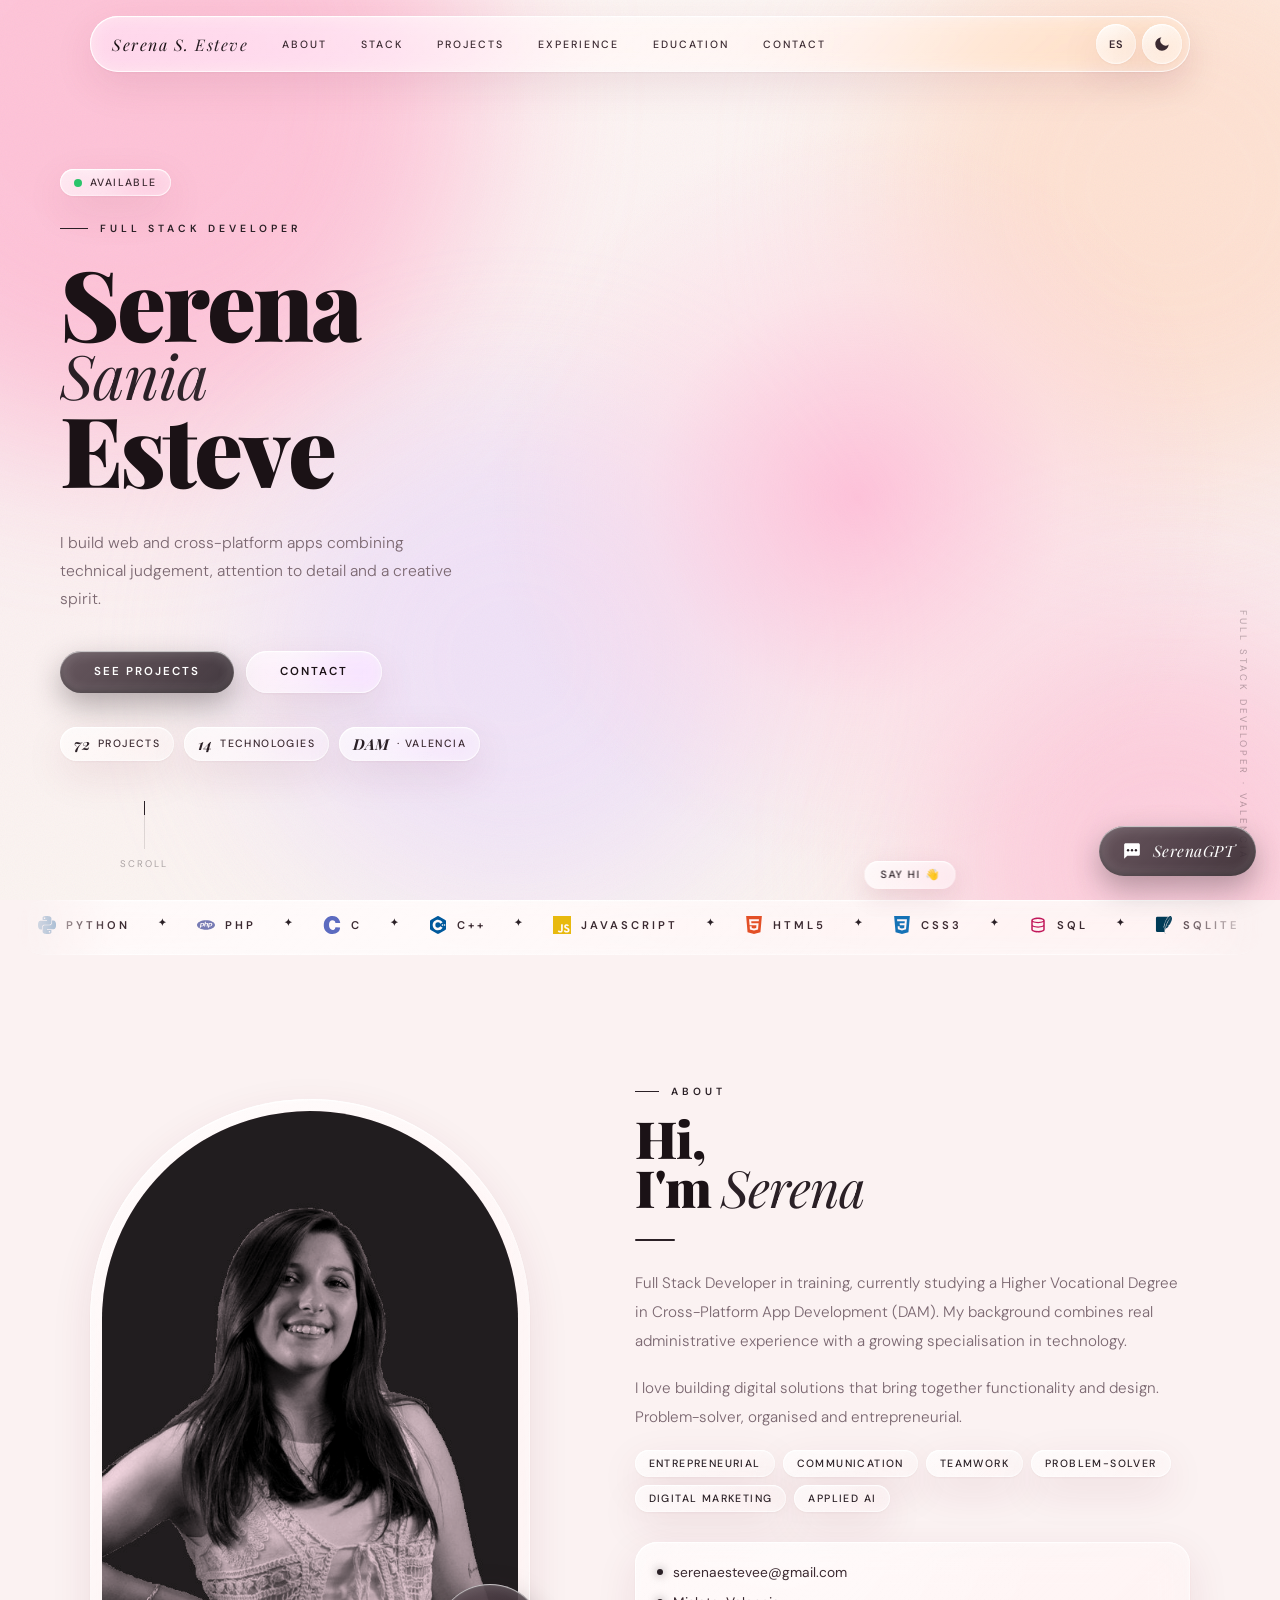
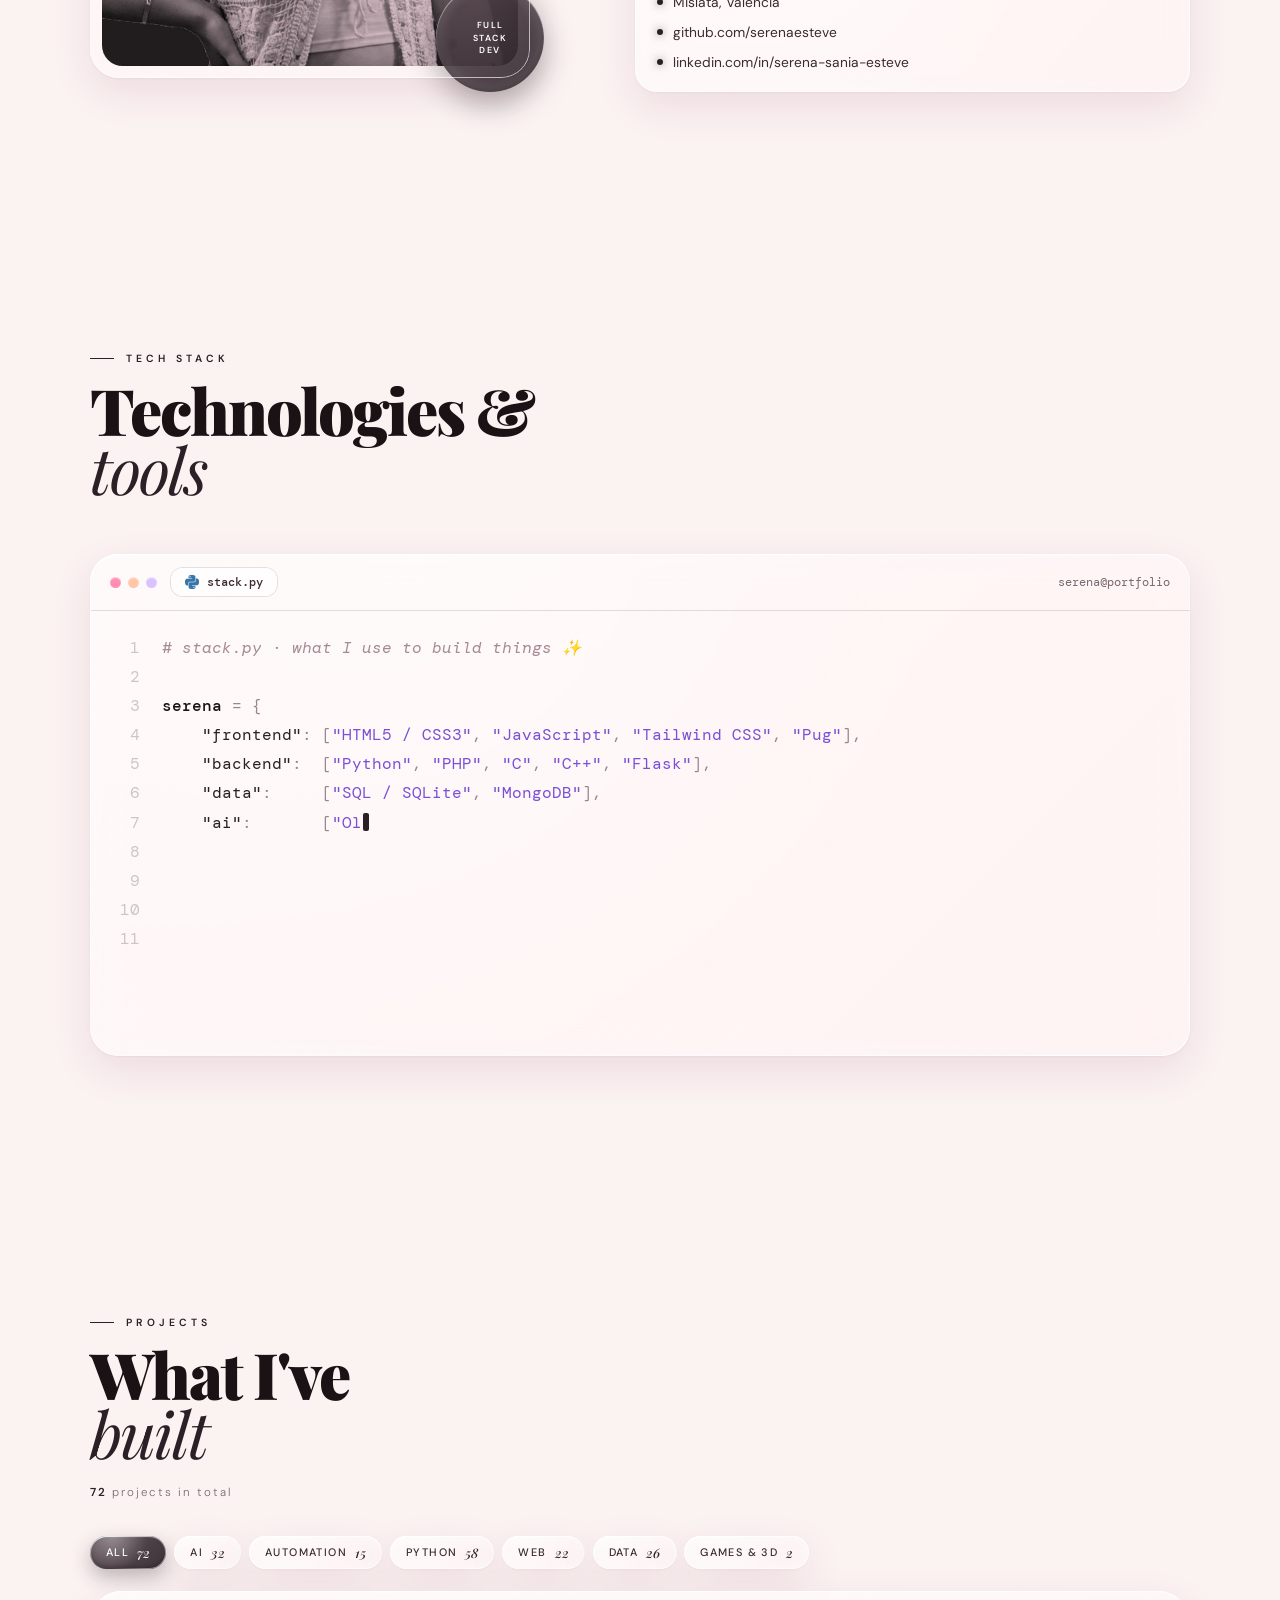
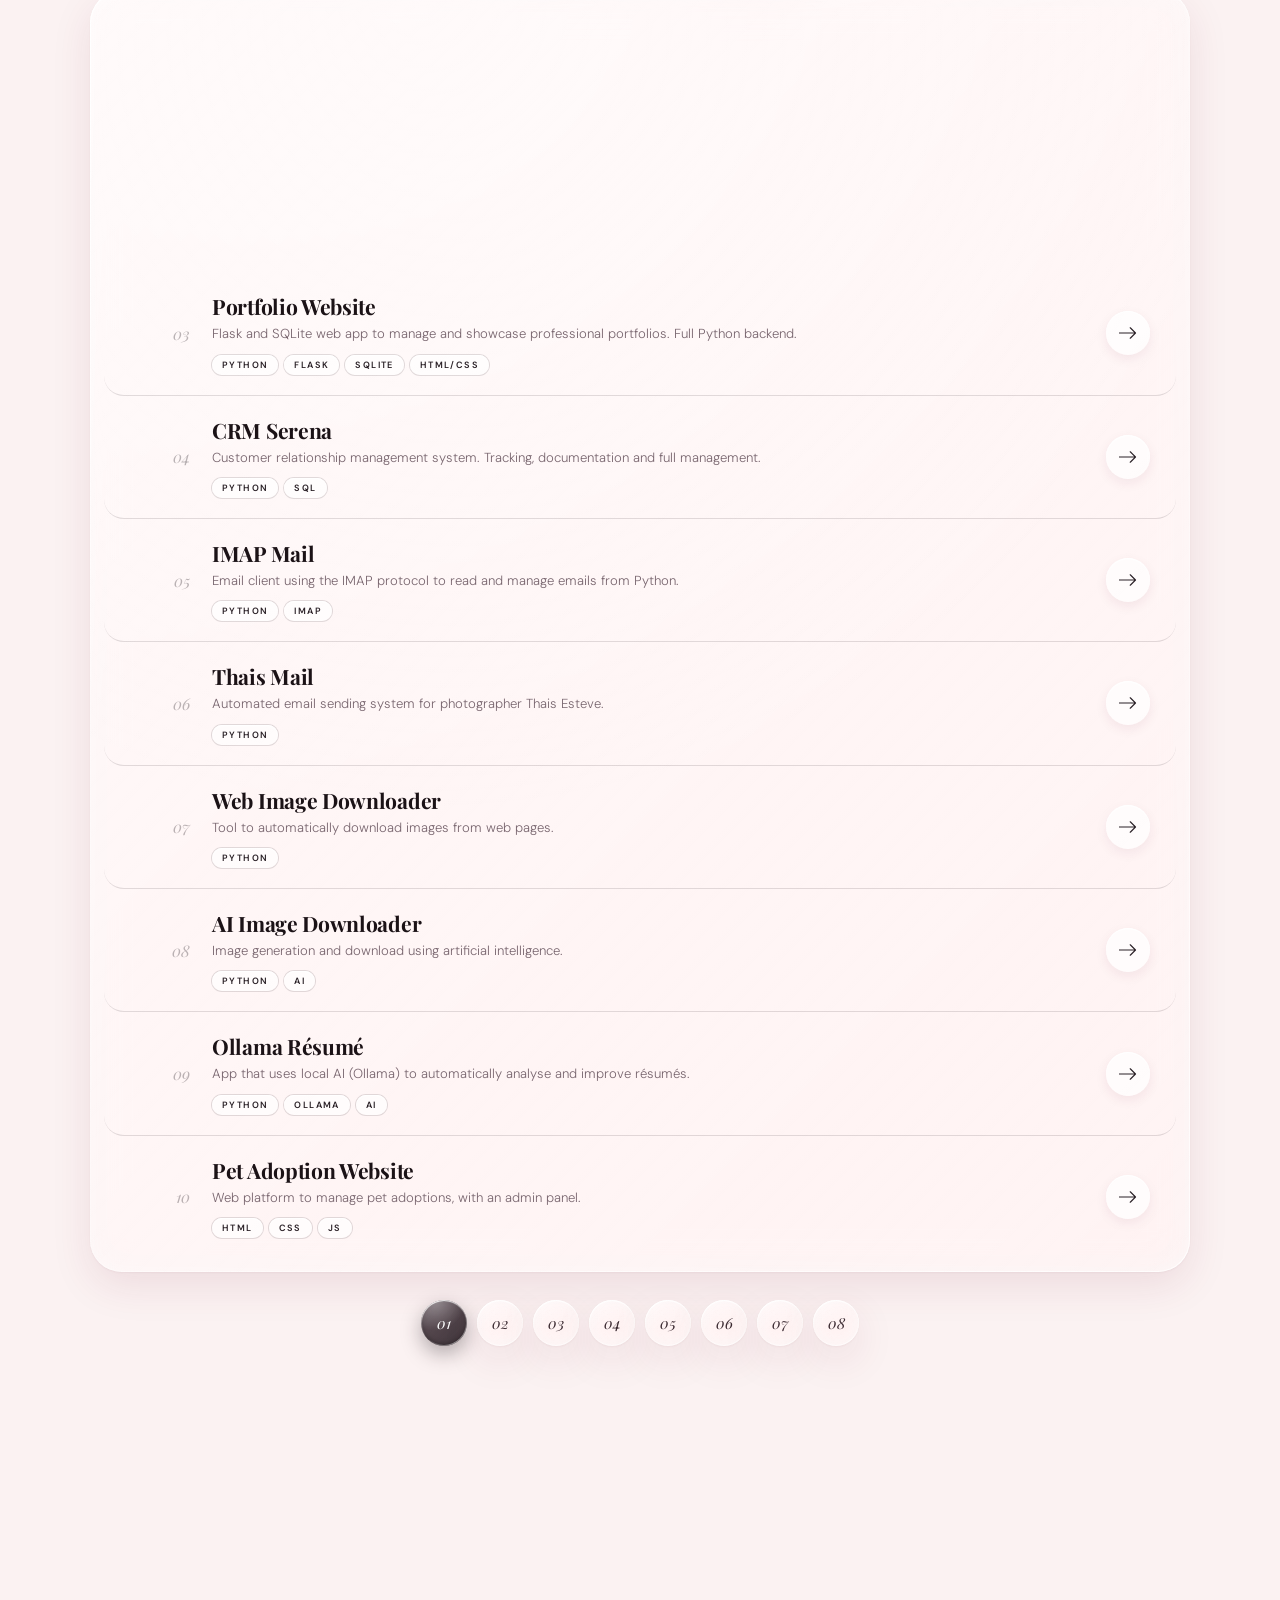
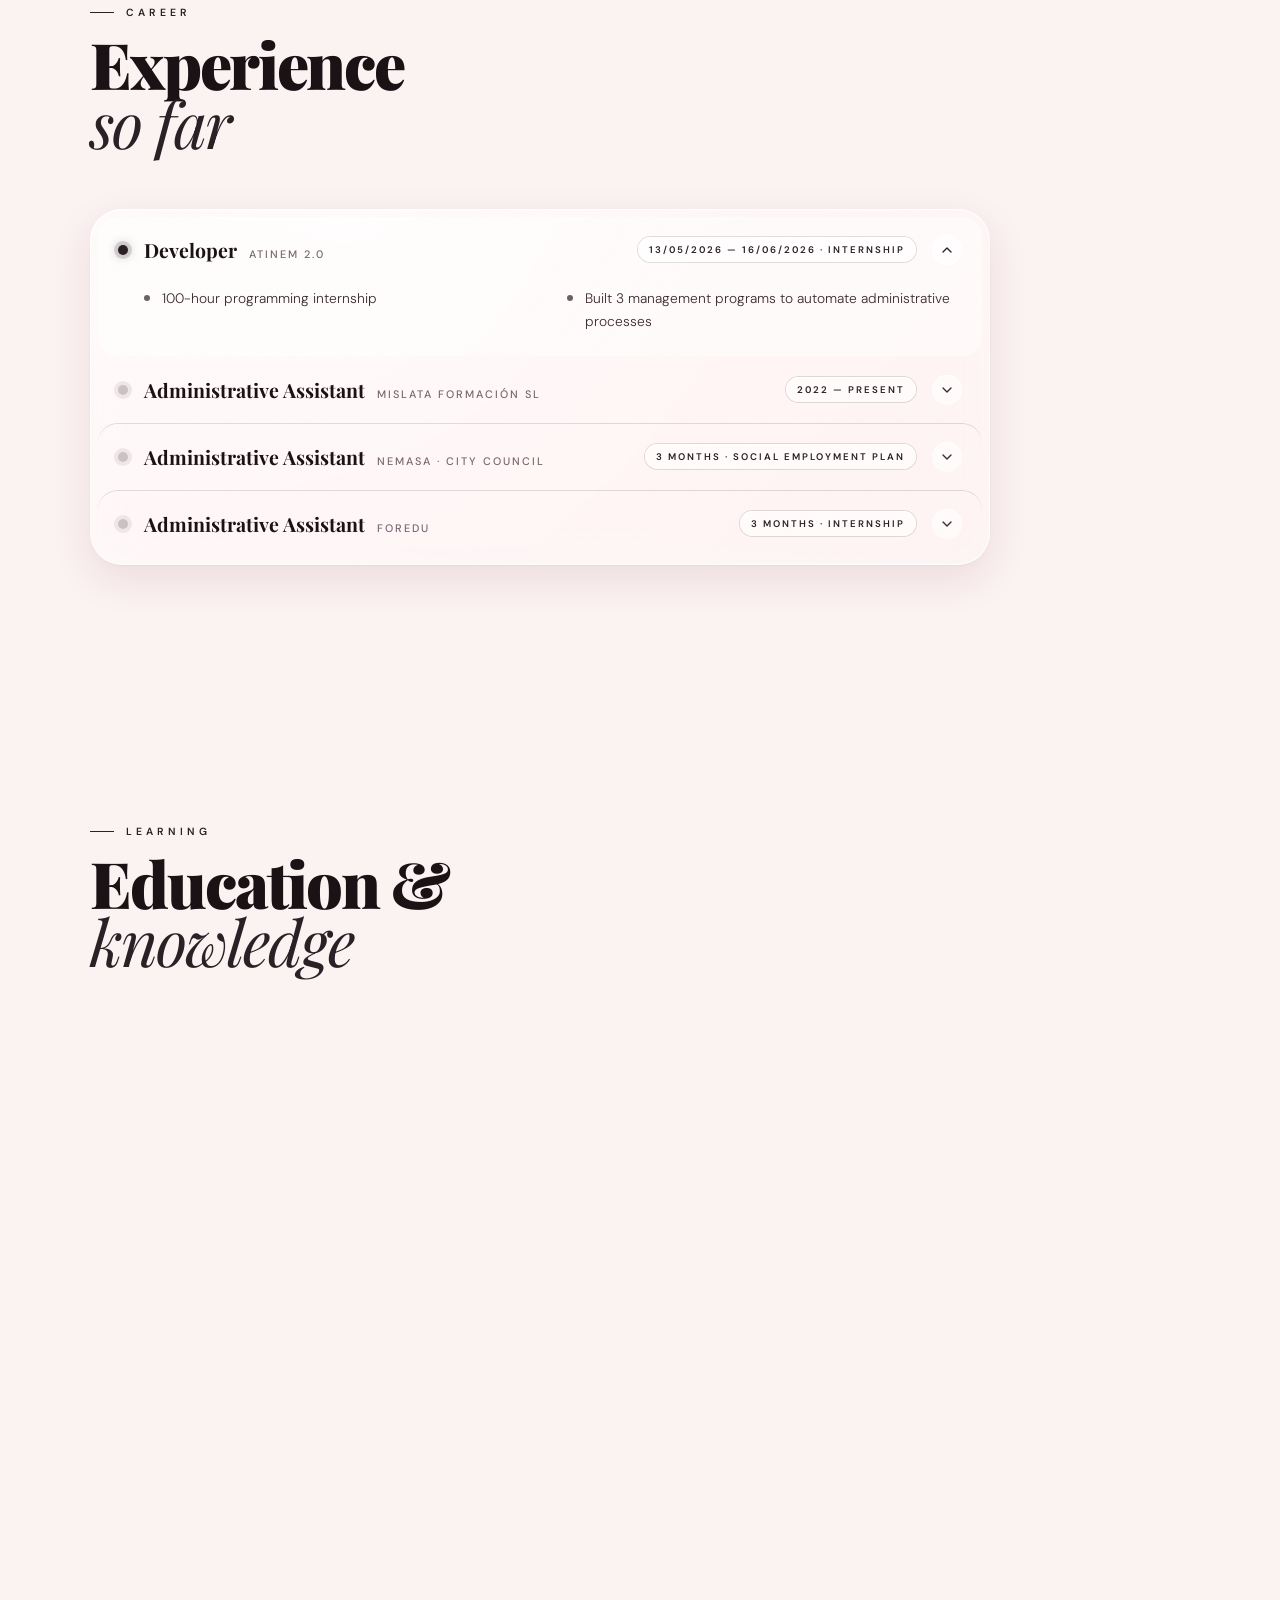
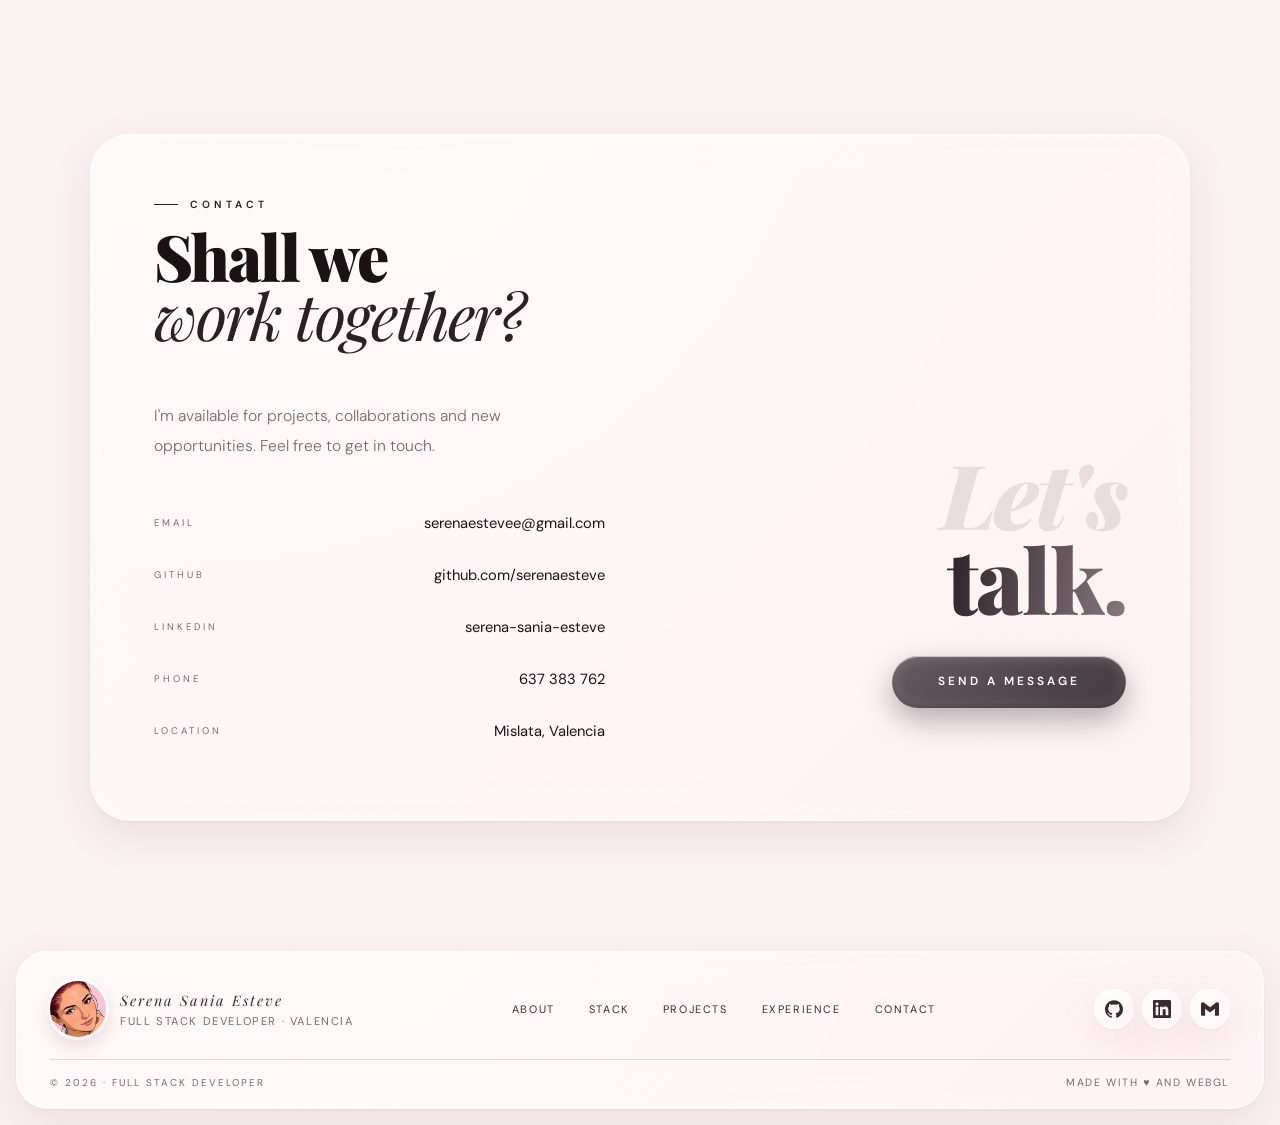
<file: en/index.html>
<!DOCTYPE html>
<html lang="en">
<head>
<meta charset="UTF-8">
<meta name="viewport" content="width=device-width, initial-scale=1.0, viewport-fit=cover">
<meta name="theme-color" content="#FBF2F2" media="(prefers-color-scheme: light)">
<meta name="theme-color" content="#140D11" media="(prefers-color-scheme: dark)">
<meta name="color-scheme" content="light dark">
<meta name="description" content="Serena Sania Esteve · Full Stack Developer in Valencia, Spain. Python, PHP, JavaScript, applied AI and 70+ projects.">
<title>Serena Sania Esteve · Full Stack Developer</title>
<link rel="canonical" href="https://serenaesteve.com/en/">
<link rel="alternate" hreflang="es" href="https://serenaesteve.com/">
<link rel="alternate" hreflang="en" href="https://serenaesteve.com/en/">
<link rel="alternate" hreflang="x-default" href="https://serenaesteve.com/">
<link rel="manifest" href="/manifest.webmanifest">

<!-- Si la visita eligió inglés (o su navegador está en inglés), va a /en/.
     Los buscadores no se redirigen: así indexan las dos versiones. -->
<script>
(function () {
  if (document.documentElement.lang !== 'es') return;
  var p = null;
  try { p = localStorage.getItem('lang'); } catch (e) {}
  var bot = /bot|crawl|spider|slurp|preview|facebookexternalhit|whatsapp|linkedin|lighthouse/i.test(navigator.userAgent);
  var nav = (navigator.languages && navigator.languages[0]) || navigator.language || 'es';
  if (!bot && (p === 'en' || (!p && !/^(es|ca|gl|eu)\b/i.test(nav)))) location.replace('en/' + location.hash);
})();
</script>

<!-- Vista previa al compartir el enlace (LinkedIn, WhatsApp, X…) -->
<meta property="og:type" content="website">
<meta property="og:url" content="https://serenaesteve.com/en/">
<meta property="og:site_name" content="Serena Sania Esteve">
<meta property="og:title" content="Serena Sania Esteve · Full Stack Developer">
<meta property="og:description" content="Full Stack Developer in Valencia, Spain. Python, PHP, JavaScript, applied AI and 70+ projects.">
<meta property="og:image" content="https://serenaesteve.com/assets/og-image.jpg">
<meta property="og:image:width" content="1200">
<meta property="og:image:height" content="630">
<meta property="og:image:alt" content="Ilustración de Serena saludando con su portátil">
<meta property="og:locale" content="en_GB">
<meta property="og:locale:alternate" content="es_ES">
<meta name="twitter:card" content="summary_large_image">
<meta name="twitter:title" content="Serena Sania Esteve · Full Stack Developer">
<meta name="twitter:description" content="Full Stack Developer in Valencia, Spain. Python, PHP, JavaScript, applied AI and 70+ projects.">
<meta name="twitter:image" content="https://serenaesteve.com/assets/og-image.jpg">

<!-- Icono de la pestaña y de la pantalla de inicio -->
<link rel="icon" type="image/png" sizes="32x32" href="../assets/favicon-32.png">
<link rel="icon" type="image/png" sizes="64x64" href="../assets/favicon-64.png">
<link rel="apple-touch-icon" href="../assets/apple-touch-icon.png">

<!-- Datos estructurados para buscadores -->
<script type="application/ld+json">
{"@context":"https://schema.org","@type":"Person","name":"Serena Sania Esteve","jobTitle":"Full Stack Developer","url":"https://serenaesteve.com/","image":"https://serenaesteve.com/assets/og-image.jpg","email":"mailto:serenaestevee@gmail.com","address":{"@type":"PostalAddress","addressLocality":"Mislata","addressRegion":"Valencia","addressCountry":"ES"},"sameAs":["https://github.com/serenaesteve","https://www.linkedin.com/in/serena-sania-esteve-00a1aa375/"]}
</script>

<!-- Tema (claro/oscuro) antes de pintar, para que no haya parpadeo -->
<script>
(function () {
  var t = null;
  try { t = localStorage.getItem('theme'); } catch (e) {}
  if (t !== 'dark' && t !== 'light') t = matchMedia('(prefers-color-scheme: dark)').matches ? 'dark' : 'light';
  document.documentElement.setAttribute('data-theme', t);
})();
</script>
<link rel="preconnect" href="https://fonts.googleapis.com">
<link rel="preconnect" href="https://fonts.gstatic.com" crossorigin>
<link href="https://fonts.googleapis.com/css2?family=Playfair+Display:ital,wght@0,400;0,700;0,900;1,400;1,700&family=DM+Sans:wght@300;400;500;600&family=DM+Mono:wght@400;500&display=swap" rel="stylesheet">
<style>
/* Crítico: la ilustración de carga se coloca igual que el 3D aunque avatar.css tarde o esté en caché */
.avatar-stage{position:relative}
.avatar-stage .sa-placeholder{position:absolute;top:1.923%;left:3.7%;width:92.6%;height:96.15%;max-width:none;object-fit:contain;object-position:center;pointer-events:none}
.avatar-stage.sa-ready:not(.sa-fallback) .sa-placeholder{visibility:hidden}
</style>
<link rel="stylesheet" href="../avatar/avatar.css?v=c316adc4">
<!-- El avatar descarga sus imágenes desde el primer momento (sin esperar al JS) -->
<link rel="preload" as="image" href="../avatar/assets/serena-color.webp" type="image/webp" fetchpriority="high">
<script>
// El resto se precarga solo en la primera visita: luego ya lo sirve la app (service worker)
(function () {
  if (navigator.serviceWorker && navigator.serviceWorker.controller) return;
  var base = document.documentElement.lang === 'en' ? '../' : '';
  ['serena-depth.png', 'serena-saludo.webp', 'serena-saludo-depth.png'].forEach(function (f, i) {
    var l = document.createElement('link');
    l.rel = 'preload'; l.as = 'image'; l.href = base + 'avatar/assets/' + f;
    if (i === 0) l.fetchPriority = 'high';
    document.head.appendChild(l);
  });
})();
</script>
<style>
*{margin:0;padding:0;box-sizing:border-box}
:root{
  /* Color de acento: cambiando estas líneas cambia el rosa de letras y botones */
  --accent:#2A2026;--accent-rgb:42,32,38;          /* grafito */
  --accent-2:#5A4A52;--accent-2-rgb:90,74,82;     /* tono claro (degradados) */
  --accent-3:#8A7880;                             /* aún más claro */
  --accent-deep-rgb:0,0,0;                        /* sombra interior de los botones */
  --accent-ink:#2A2026;                           /* para texto pequeño */
  --on-accent:#FFFFFF;                            /* texto sobre botones de acento */
  --bg:#FBF2F2;--ink:#1B1216;--ink-2:#3B2A31;--muted:#7A6770;
  --pink:var(--accent);--pink-2:var(--accent-3);--pink-soft:#F8C4D6;
  --line:rgba(var(--accent-rgb),0.14);
  --ease-spring:cubic-bezier(.34,1.56,.64,1);
  --ease-out:cubic-bezier(.2,.8,.2,1);
  --r-lg:32px;--r-md:22px
}
html{scroll-behavior:smooth;overflow-x:clip}
body{font-family:'DM Sans',sans-serif;background:var(--bg);color:var(--ink);overflow-x:hidden;overflow-x:clip;-webkit-font-smoothing:antialiased}
img{max-width:100%;display:block}
body{cursor:url("data:image/svg+xml,%3Csvg xmlns='http://www.w3.org/2000/svg' width='20' height='20' viewBox='0 0 20 20'%3E%3Cpath d='M4 2L16 10L10 11.5L7.5 18L4 2Z' fill='%23E8186D' stroke='%23E8186D' stroke-width='0.5' stroke-linejoin='round'/%3E%3C/svg%3E") 4 2, auto}
a,button{cursor:url("data:image/svg+xml,%3Csvg xmlns='http://www.w3.org/2000/svg' width='22' height='22' viewBox='0 0 20 20'%3E%3Cpath d='M4 2L16 10L10 11.5L7.5 18L4 2Z' fill='%23FF2D78' stroke='%23FF2D78' stroke-width='0.5' stroke-linejoin='round'/%3E%3C/svg%3E") 4 2, pointer}
a:focus-visible,button:focus-visible{outline:2px solid var(--pink);outline-offset:3px}
::selection{background:var(--pink);color:var(--on-accent)}

/* =====================================================================
   FONDO AURORA · manchas de color desenfocadas que se mueven despacio.
   El cristal necesita algo detrás que "refractar".
   ===================================================================== */
.aurora{position:fixed;inset:0;z-index:-1;overflow:hidden;pointer-events:none;background:linear-gradient(180deg,#FDF6F4 0%,#FBEFF1 50%,#FBF4F1 100%)}
.aurora i{position:absolute;border-radius:50%;filter:blur(80px);opacity:.55;will-change:transform;animation:drift 26s ease-in-out infinite alternate}
.aurora i:nth-child(1){width:55vmax;height:55vmax;left:-18vmax;top:-20vmax;background:#FF9CC2}
.aurora i:nth-child(2){width:45vmax;height:45vmax;right:-14vmax;top:-8vmax;background:#FFD3B8;animation-duration:32s;animation-delay:-8s}
.aurora i:nth-child(3){width:40vmax;height:40vmax;left:20vw;top:45vh;background:#E3D1FF;opacity:.45;animation-duration:36s;animation-delay:-14s}
.aurora i:nth-child(4){width:38vmax;height:38vmax;right:-10vmax;bottom:-16vmax;background:#FFB0CD;animation-duration:30s;animation-delay:-4s}
@keyframes drift{0%{transform:translate(0,0) scale(1)}50%{transform:translate(6vw,4vh) scale(1.08)}100%{transform:translate(-4vw,8vh) scale(.95)}}
.grain{position:fixed;inset:0;z-index:-1;pointer-events:none;opacity:.05;background-image:url("data:image/svg+xml,%3Csvg xmlns='http://www.w3.org/2000/svg' width='160' height='160'%3E%3Cfilter id='n'%3E%3CfeTurbulence type='fractalNoise' baseFrequency='.9' numOctaves='2'/%3E%3C/filter%3E%3Crect width='100%25' height='100%25' filter='url(%23n)'/%3E%3C/svg%3E")}

/* =====================================================================
   LIQUID GLASS · cristal con desenfoque, borde luminoso y brillo que
   sigue al cursor (--mx / --my los actualiza el JS).
   ===================================================================== */
.glass{
  position:relative;isolation:isolate;
  background:linear-gradient(135deg,rgba(255,255,255,.55),rgba(255,255,255,.18));
  -webkit-backdrop-filter:blur(20px) saturate(170%);backdrop-filter:blur(20px) saturate(170%);
  box-shadow:
    inset 0 1px 1px rgba(255,255,255,.95),
    inset 0 -1px 1px rgba(255,255,255,.35),
    inset 0 0 18px rgba(255,255,255,.35),
    0 1px 2px rgba(120,30,60,.05),
    0 14px 40px rgba(120,30,60,.10)
}
/* borde de luz (tipo lente) */
.glass::after{
  content:'';position:absolute;inset:0;border-radius:inherit;padding:1px;pointer-events:none;
  background:linear-gradient(145deg,rgba(255,255,255,.95),rgba(255,255,255,.15) 35%,rgba(255,255,255,0) 55%,rgba(255,255,255,.7));
  -webkit-mask:linear-gradient(#000 0 0) content-box,linear-gradient(#000 0 0);-webkit-mask-composite:xor;
  mask:linear-gradient(#000 0 0) content-box exclude,linear-gradient(#000 0 0)
}
/* reflejo especular que sigue al cursor */
.glass::before{
  content:'';position:absolute;inset:0;border-radius:inherit;pointer-events:none;z-index:-1;
  background:radial-gradient(circle at var(--mx,30%) var(--my,0%),rgba(255,255,255,.65),rgba(255,255,255,0) 55%);
  opacity:.55;transition:opacity .4s
}
.glass:hover::before{opacity:1}

/* Cristal más transparente en menú y botones (como los controles de iOS) */
.nav-pill,.lg-btn.glass,.pg-btn.glass{background:linear-gradient(135deg,rgba(255,255,255,.4),rgba(255,255,255,.1));-webkit-backdrop-filter:blur(8px) saturate(180%);backdrop-filter:blur(8px) saturate(180%)}

/* Botón líquido */
.lg-btn{
  display:inline-flex;align-items:center;justify-content:center;gap:10px;
  padding:15px 34px;border-radius:999px;border:0;
  font:600 0.72rem/1 'DM Sans',sans-serif;letter-spacing:2px;text-transform:uppercase;
  color:var(--ink);text-decoration:none;
  transition:transform .5s var(--ease-spring),box-shadow .3s
}
.lg-btn:hover{transform:translateY(-2px) scale(1.03)}
.lg-btn:active{transform:scale(.95);transition-duration:.12s}
.lg-btn.is-jelly{animation:jelly .6s var(--ease-out)}
@keyframes jelly{0%{transform:scale(1)}25%{transform:scale(.92,1.06)}50%{transform:scale(1.06,.94)}75%{transform:scale(.98,1.02)}100%{transform:scale(1)}}
.lg-btn--pink{
  color:var(--on-accent);
  background:linear-gradient(135deg,rgba(var(--accent-2-rgb),.92),rgba(var(--accent-rgb),.88));
  box-shadow:
    inset 0 1px 1px rgba(255,255,255,.7),
    inset 0 -2px 6px rgba(var(--accent-deep-rgb),.35),
    inset 0 0 14px rgba(255,255,255,.25),
    0 12px 30px rgba(var(--accent-rgb),.35)
}
.lg-btn--pink:hover{box-shadow:inset 0 1px 1px rgba(255,255,255,.8),inset 0 -2px 6px rgba(var(--accent-deep-rgb),.35),inset 0 0 14px rgba(255,255,255,.3),0 18px 40px rgba(var(--accent-rgb),.45)}
.lg-chip{display:inline-flex;align-items:center;gap:8px;padding:7px 14px;border-radius:999px;font-size:.66rem;font-weight:500;letter-spacing:1.4px;text-transform:uppercase;color:var(--ink-2)}

/* ---------- NAV: píldora flotante con lente que se desliza ---------- */
#nav{position:fixed;top:16px;left:0;right:0;z-index:100;display:flex;justify-content:center;padding:0 16px;pointer-events:none}
.nav-pill{pointer-events:auto;display:flex;align-items:center;gap:18px;padding:8px 8px 8px 22px;border-radius:999px;max-width:1100px;width:100%;justify-content:space-between;transition:box-shadow .3s}
.nav-logo{font-family:'Playfair Display',serif;font-size:1rem;font-style:italic;color:var(--ink);letter-spacing:1.5px;text-decoration:none;white-space:nowrap}
.nav-logo em{color:var(--pink)}
.nav-links{position:relative;display:flex;gap:2px;list-style:none}
.nav-links a{position:relative;z-index:1;display:block;padding:11px 16px;border-radius:999px;text-decoration:none;font-size:0.66rem;font-weight:500;letter-spacing:2px;text-transform:uppercase;color:var(--ink-2);transition:color .3s}
.nav-links a.is-active{color:var(--pink)}
.nav-lens{position:absolute;top:0;left:0;height:100%;width:0;border-radius:999px;opacity:0;z-index:0;
  transition:transform .55s var(--ease-spring),width .55s var(--ease-spring),opacity .3s}
.nav-toggle{display:none;width:44px;height:44px;border-radius:50%;border:0;align-items:center;justify-content:center;flex-direction:column;gap:4px}
.nav-toggle span{width:16px;height:1.5px;background:var(--ink);transition:transform .25s,opacity .25s}
.nav-open .nav-toggle span:nth-child(1){transform:translateY(5.5px) rotate(45deg)}
.nav-open .nav-toggle span:nth-child(2){opacity:0}
.nav-open .nav-toggle span:nth-child(3){transform:translateY(-5.5px) rotate(-45deg)}

/* ---------- HERO ---------- */
#hero{overflow:clip;overflow-clip-margin:40px;min-height:100vh;min-height:100svh;display:grid;grid-template-columns:minmax(0,1fr) minmax(0,1.15fr);position:relative;padding:0 60px;max-width:1440px;margin:0 auto}
.hero-glow{position:absolute;right:4%;top:14%;width:min(58vw,820px);aspect-ratio:1;border-radius:50%;background:radial-gradient(circle,rgba(255,170,205,.65) 0%,rgba(255,210,225,.35) 40%,rgba(255,255,255,0) 70%);pointer-events:none}
.hero-left{padding:140px 0 110px;display:flex;flex-direction:column;justify-content:center;position:relative;z-index:2}
.hero-status{align-self:flex-start;justify-self:start;margin-bottom:26px}
.hero-status .dot{width:8px;height:8px;border-radius:50%;background:#2BC46B;box-shadow:0 0 0 0 rgba(43,196,107,.6);animation:ping 2s infinite}
@keyframes ping{0%{box-shadow:0 0 0 0 rgba(43,196,107,.55)}70%{box-shadow:0 0 0 8px rgba(43,196,107,0)}100%{box-shadow:0 0 0 0 rgba(43,196,107,0)}}
.hero-tag{font-size:0.65rem;font-weight:600;letter-spacing:4px;text-transform:uppercase;color:var(--pink);margin-bottom:22px;display:flex;align-items:center;gap:12px}
.hero-tag::before{content:'';width:28px;height:1px;background:var(--pink)}
.hero-name{font-family:'Playfair Display',serif;line-height:0.92;margin-bottom:6px}
.hero-name .line1,.hero-name .line3{font-size:clamp(3.6rem,7.6vw,7.6rem);font-weight:900;display:block;color:var(--ink);letter-spacing:-3px}
.hero-name .line2{font-size:clamp(2.4rem,4.8vw,4.8rem);font-weight:400;font-style:italic;display:block;letter-spacing:-1px;
  background:linear-gradient(100deg,var(--accent) 10%,var(--accent-3) 50%,var(--accent) 90%);background-size:200% 100%;-webkit-background-clip:text;background-clip:text;color:transparent;animation:shine 6s linear infinite}
@keyframes shine{to{background-position:-200% 0}}
.hero-desc{font-size:0.98rem;font-weight:300;line-height:1.8;color:var(--muted);max-width:410px;margin:30px 0 38px}
.hero-btns{display:flex;gap:12px;align-items:center;flex-wrap:wrap}
.hero-stats{display:flex;gap:10px;flex-wrap:wrap;margin-top:34px}
.hero-stats .lg-chip b{font-family:'Playfair Display',serif;font-size:.95rem;font-style:italic;color:var(--pink);letter-spacing:0;text-transform:none}
.hero-right{position:relative;z-index:1;display:flex;align-items:flex-end;padding-top:90px}
.avatar-stage{width:100%;height:min(86vh,780px);min-height:460px}
.hero-bottom-text{position:absolute;bottom:40px;right:-30px;font-size:0.6rem;letter-spacing:3px;text-transform:uppercase;color:rgba(27,18,22,.3);writing-mode:vertical-rl}
.hero-scroll-hint{position:absolute;bottom:30px;left:60px;display:flex;flex-direction:column;align-items:center;gap:8px;color:rgba(27,18,22,.35);font-size:0.6rem;letter-spacing:2px;text-transform:uppercase}
.scroll-track{width:1px;height:48px;background:rgba(27,18,22,.12);position:relative;overflow:hidden}
.scroll-fill{position:absolute;top:0;left:0;width:100%;height:30%;background:var(--pink);animation:scrollDown 2s ease-in-out infinite}
@keyframes scrollDown{0%{top:-30%}100%{top:130%}}

/* ---------- MARQUEE: cinta de cristal ---------- */
.marquee-wrap{margin:0 16px;border-radius:999px;padding:16px 0;overflow:hidden;white-space:nowrap;-webkit-mask:linear-gradient(90deg,transparent,#000 8%,#000 92%,transparent);mask:linear-gradient(90deg,transparent,#000 8%,#000 92%,transparent)}
.marquee-track{display:inline-flex;animation:marquee 30s linear infinite}
.marquee-track span{font-size:0.7rem;font-weight:600;letter-spacing:3px;text-transform:uppercase;color:var(--ink-2);padding:0 28px}
.marquee-track span.dot{color:var(--pink);padding:0 6px;font-size:.6rem}
@keyframes marquee{0%{transform:translateX(0)}100%{transform:translateX(-50%)}}

/* ---------- COMUNES ---------- */
section{position:relative}
.sec{padding:130px 60px}
.inner{max-width:1100px;margin:0 auto}
.section-head{margin-bottom:56px}
.section-eyebrow{font-size:0.65rem;font-weight:600;letter-spacing:4px;text-transform:uppercase;color:var(--pink);margin-bottom:16px;display:flex;align-items:center;gap:12px}
.section-eyebrow::before{content:'';width:24px;height:1px;background:var(--pink)}
.section-title{font-family:'Playfair Display',serif;font-size:clamp(2.5rem,5vw,4.8rem);font-weight:900;color:var(--ink);letter-spacing:-2px;line-height:0.92}
.section-title em{font-style:italic;color:var(--pink);font-weight:400}

/* ---------- SOBRE MÍ ---------- */
.sobre-inner{display:grid;grid-template-columns:0.9fr 1.1fr;gap:90px;align-items:center}
.sobre-photo-wrap{position:relative;max-width:440px;padding:12px;border-radius:230px 230px 30px 30px}
.sobre-photo-box{aspect-ratio:3/4;overflow:hidden;border-radius:220px 220px 22px 22px;background:#F6D9E3}
.sobre-photo-box img{width:100%;height:100%;object-fit:cover;object-position:center 20%;filter:grayscale(1) contrast(1.05);mix-blend-mode:multiply;transition:transform 1.2s var(--ease-out)}
.sobre-photo-wrap:hover img{transform:scale(1.04)}
.sobre-photo-badge{position:absolute;bottom:-14px;right:-14px;width:108px;height:108px;border-radius:50%;display:flex;align-items:center;justify-content:center;text-align:center;padding:0}
.sobre-photo-badge span{font-size:0.55rem;letter-spacing:1.5px;text-transform:uppercase;color:var(--on-accent);font-weight:600;line-height:1.4}
.sobre-content h2{font-family:'Playfair Display',serif;font-size:clamp(2.5rem,4vw,4rem);font-weight:900;color:var(--ink);line-height:0.95;margin-bottom:8px;letter-spacing:-1px}
.sobre-content h2 em{font-style:italic;color:var(--pink);font-weight:400}
.sobre-content p{font-size:0.95rem;font-weight:300;color:var(--muted);line-height:1.9;margin-bottom:18px}
.sobre-divider{width:40px;height:2px;background:var(--pink);margin:28px 0;border-radius:2px}
.trait-wrap{display:flex;flex-wrap:wrap;gap:8px;margin:8px 0 30px}
.trait{color:var(--pink);transition:transform .45s var(--ease-spring)}
.trait:hover{transform:translateY(-2px) scale(1.05)}
.contact-mini{display:grid;gap:6px;padding:18px 22px;border-radius:var(--r-md)}
.contact-mini a,.contact-mini span{font-size:0.86rem;color:var(--ink-2);font-weight:400;text-decoration:none;display:flex;align-items:center;gap:10px;transition:color .2s;overflow-wrap:anywhere;padding:3px 0}
.contact-mini a:hover{color:var(--pink)}
.c-dot{width:6px;height:6px;background:var(--pink);border-radius:50%;flex-shrink:0;box-shadow:0 0 8px rgba(var(--accent-rgb),.6)}

/* ---------- STACK ---------- */
.skills-grid{display:grid;grid-template-columns:repeat(4,1fr);gap:14px}
.skill-item{padding:24px 22px;border-radius:var(--r-md);transition:transform .5s var(--ease-spring)}
.skill-item:hover{transform:translateY(-5px) scale(1.02)}
.skill-item:hover .s-num{color:var(--pink)}
.s-num{font-family:'Playfair Display',serif;font-size:0.82rem;font-style:italic;color:rgba(27,18,22,.3);margin-bottom:10px;transition:color .2s}
.s-name{font-size:0.92rem;font-weight:500;color:var(--ink);margin-bottom:16px}
.s-bar{height:8px;border-radius:99px;background:rgba(255,255,255,.55);box-shadow:inset 0 1px 2px rgba(120,30,60,.12);overflow:hidden}
.s-fill{height:100%;border-radius:99px;background:linear-gradient(90deg,var(--accent),var(--accent-3));box-shadow:inset 0 1px 1px rgba(255,255,255,.7),inset 0 -1px 2px rgba(var(--accent-deep-rgb),.3)}

/* ---------- PROYECTOS ---------- */
.proj-panel{border-radius:var(--r-lg);padding:14px}
.proj-count{font-size:0.72rem;letter-spacing:2px;color:var(--muted);margin:-34px 0 36px;font-weight:300}
.proj-count span{color:var(--pink);font-weight:600}
.proj-page{display:none}
.proj-page.active{display:block;animation:pageIn .5s var(--ease-out)}
@keyframes pageIn{from{opacity:0;transform:translateY(10px)}to{opacity:1;transform:none}}
.proj-row{display:grid;grid-template-columns:64px 1fr 48px;gap:22px;align-items:center;padding:20px 22px;text-decoration:none;color:inherit;border-radius:20px;border-bottom:1px solid var(--line);transition:background .3s,box-shadow .3s,transform .45s var(--ease-spring)}
.proj-page .proj-row:last-child{border-bottom:0}
.proj-row:hover{background:rgba(255,255,255,.6);box-shadow:inset 0 1px 1px rgba(255,255,255,.9),0 10px 30px rgba(120,30,60,.08);transform:scale(1.01);border-bottom-color:transparent}
.proj-row:hover .proj-num,.proj-row:hover .proj-name{color:var(--pink)}
.proj-row:hover .proj-arrow{transform:translateX(3px) scale(1.08);background:var(--pink)}
.proj-row:hover .proj-arrow path{stroke:var(--on-accent)}
.proj-num{font-family:'Playfair Display',serif;font-size:1rem;font-style:italic;color:rgba(27,18,22,.3);text-align:right;transition:color .2s}
.proj-name{font-family:'Playfair Display',serif;font-size:1.32rem;font-weight:700;color:var(--ink);margin-bottom:4px;letter-spacing:-0.3px;transition:color .2s}
.proj-desc{font-size:0.82rem;font-weight:300;color:var(--muted);line-height:1.55;max-width:620px}
.proj-tags2{display:flex;gap:6px;margin-top:10px;flex-wrap:wrap}
.ptag{font-size:0.57rem;font-weight:600;letter-spacing:1.4px;text-transform:uppercase;color:var(--pink);padding:4px 10px;border-radius:999px;background:rgba(255,255,255,.65);box-shadow:inset 0 1px 1px #fff,0 0 0 1px rgba(var(--accent-rgb),.14)}
.proj-arrow{width:44px;height:44px;border-radius:50%;display:flex;align-items:center;justify-content:center;background:rgba(255,255,255,.7);box-shadow:inset 0 1px 1px #fff,0 4px 12px rgba(120,30,60,.08);transition:transform .45s var(--ease-spring),background .3s}
.proj-arrow svg{width:18px}
.pagination{display:flex;gap:10px;margin-top:28px;align-items:center;flex-wrap:wrap;justify-content:center}
.pg-btn{width:46px;height:46px;border:0;border-radius:50%;color:var(--ink-2);font-family:'Playfair Display',serif;font-size:0.95rem;font-style:italic;display:flex;align-items:center;justify-content:center;transition:transform .45s var(--ease-spring),color .2s}
.pg-btn:hover{transform:scale(1.1);color:var(--pink)}
.pg-btn.active{color:var(--on-accent);background:linear-gradient(135deg,rgba(var(--accent-2-rgb),.95),rgba(var(--accent-rgb),.9));box-shadow:inset 0 1px 1px rgba(255,255,255,.7),inset 0 -2px 5px rgba(var(--accent-deep-rgb),.3),0 8px 20px rgba(var(--accent-rgb),.35)}

/* ---------- EXPERIENCIA ---------- */
.exp-ul{list-style:none}
.exp-ul li{font-size:0.86rem;font-weight:300;color:var(--ink-2);line-height:1.7;padding:4px 0 4px 18px;position:relative}
.exp-ul li::before{content:'';position:absolute;left:0;top:12px;width:6px;height:6px;border-radius:50%;background:var(--pink);opacity:.7}

/* ---------- EDUCACIÓN ---------- */
.edu-2col{display:grid;grid-template-columns:1fr 1fr;gap:16px}
.edu-panel{padding:34px 34px 26px;border-radius:var(--r-lg)}
.edu-col-title{font-family:'Playfair Display',serif;font-size:1.1rem;font-style:italic;color:var(--muted);margin-bottom:14px;padding-bottom:14px;border-bottom:1px solid var(--line)}
.edu-entry{padding:18px 0;border-bottom:1px solid rgba(var(--accent-rgb),0.1)}
.edu-entry:last-child{border-bottom:none}
.edu-deg{font-size:0.96rem;font-weight:500;color:var(--ink);margin-bottom:4px}
.edu-sch{font-size:0.78rem;color:var(--pink);font-weight:500;margin-bottom:2px}
.edu-yr{font-size:0.72rem;color:var(--muted);letter-spacing:1px}
.lang-entry{display:flex;justify-content:space-between;align-items:center;padding:13px 0;border-bottom:1px solid rgba(var(--accent-rgb),0.1)}
.lang-entry:last-child{border-bottom:none}
.lang-n{font-size:0.9rem;color:var(--ink)}
.lang-lv{font-size:0.66rem;letter-spacing:1.5px;text-transform:uppercase;color:var(--pink)}
.cert-cloud{display:flex;flex-wrap:wrap;gap:8px;margin-top:6px}
.cert{font-size:0.74rem;color:var(--ink-2);padding:9px 15px;border-radius:999px;background:rgba(255,255,255,.6);box-shadow:inset 0 1px 1px #fff,0 0 0 1px rgba(var(--accent-rgb),.12);transition:transform .45s var(--ease-spring),color .2s}
.cert:hover{transform:translateY(-2px) scale(1.04);color:var(--pink)}

/* ---------- CONTACTO ---------- */
.contact-card{border-radius:40px;padding:64px}
.contact-split{display:grid;grid-template-columns:1fr 1fr;gap:70px;align-items:center}
.contact-left p{font-size:0.98rem;font-weight:300;color:var(--muted);line-height:1.9;margin-bottom:36px;max-width:420px}
.contact-line{display:flex;justify-content:space-between;align-items:center;gap:20px;padding:16px 18px;margin:0 -18px;border-radius:16px;text-decoration:none;transition:background .3s,transform .45s var(--ease-spring)}
a.contact-line:hover{background:rgba(255,255,255,.65);transform:translateX(4px)}
a.contact-line:hover .cl-val{color:var(--pink)}
.cl-lbl{font-size:0.6rem;letter-spacing:3px;text-transform:uppercase;color:var(--muted)}
.cl-val{font-size:0.92rem;color:var(--ink);transition:color .2s;text-align:right;overflow-wrap:anywhere}
.contact-right{display:flex;flex-direction:column;align-items:flex-end;justify-content:center}
.big-cta{font-family:'Playfair Display',serif;font-size:clamp(3.5rem,7vw,7.5rem);font-weight:900;font-style:italic;color:rgba(27,18,22,.1);text-align:right;line-height:0.95;margin-bottom:36px;letter-spacing:-2px}
.big-cta em{font-style:normal;background:linear-gradient(100deg,var(--accent),var(--accent-3));-webkit-background-clip:text;background-clip:text;color:transparent}
.btn-big{padding:20px 46px;font-size:.74rem;letter-spacing:3px}

.f-logo{font-family:'Playfair Display',serif;font-size:0.9rem;font-style:italic;color:var(--ink-2);letter-spacing:2px}
.install-btn{padding:11px 20px;font-size:.66rem}
.install-btn[hidden]{display:none}
.f-copy{font-size:0.62rem;letter-spacing:2px;text-transform:uppercase;color:var(--muted)}

/* ---------- SerenaGPT ---------- */
#serenagpt-btn.is-away{opacity:0;transform:translateY(20px);pointer-events:none;visibility:hidden;transition:opacity .35s,transform .45s,visibility 0s .45s}
#serenagpt-btn{transition:opacity .35s,transform .45s var(--ease-spring);position:fixed;bottom:24px;right:24px;z-index:99;padding:14px 22px;font-family:'Playfair Display',serif;font-style:italic;font-size:0.98rem;letter-spacing:.5px;text-transform:none;font-weight:400}


/* =====================================================================
   ESTÉTICA · cursor, entrada del nombre, stack, destacados, timeline…
   ===================================================================== */
/* Entrada del nombre: las letras suben una a una */
.hero-name .ch{display:inline-block;opacity:0;transform:translateY(.45em) rotate(4deg);animation:chIn .9s var(--ease-spring) forwards;animation-delay:calc(var(--i) * 45ms + 150ms)}
.hero-name .line2.anim{opacity:0;transform:translateY(.3em);animation:chIn 1s var(--ease-out) forwards,shine 6s linear infinite;animation-delay:.45s,0s}
@keyframes chIn{to{opacity:1;transform:none}}

/* Botones magnéticos (propiedad translate: no pisa los transform del hover) */
.magnetic{transition:translate .35s var(--ease-out),transform .5s var(--ease-spring),box-shadow .3s}

/* Inclinación 3D de tarjetas */
.tilt{transform:perspective(900px) rotateX(var(--rx,0deg)) rotateY(var(--ry,0deg)) translateY(var(--ty,0px));transition:transform .5s var(--ease-out)}
.tilt.is-tilting{transition:transform .08s linear}

/* ---------- STACK como ventana de código ---------- */
.code-win{border-radius:28px;overflow:hidden;padding:0}
.code-bar{display:flex;align-items:center;gap:14px;padding:14px 20px;border-bottom:1px solid var(--line)}
.code-dots{display:flex;gap:7px}
.code-dots i{width:11px;height:11px;border-radius:50%;background:#FF8FB5;box-shadow:inset 0 1px 1px rgba(255,255,255,.6)}
.code-dots i:nth-child(2){background:#FFC7A8}.code-dots i:nth-child(3){background:#D8C2FF}
.code-tab{display:inline-flex;align-items:center;gap:8px;padding:7px 14px;border-radius:12px;background:rgba(255,255,255,.55);box-shadow:inset 0 1px 1px #fff,0 0 0 1px rgba(var(--accent-rgb),.12);
  font:500 .78rem/1 'DM Mono',ui-monospace,monospace;color:var(--ink-2)}
.code-tab svg{width:14px;height:14px;fill:#3776AB}
.code-who{margin-left:auto;font:400 .72rem/1 'DM Mono',ui-monospace,monospace;color:var(--muted)}
.code{white-space:normal;margin:0;padding:22px 0 20px;overflow-x:auto;counter-reset:ln;font:400 clamp(.78rem,1.35vw,.98rem)/1.85 'DM Mono',ui-monospace,monospace;color:var(--ink-2);tab-size:4}
.code code{display:block;font:inherit;min-width:max-content}
.ln{counter-increment:ln;padding:0 28px 0 0;white-space:pre}
.ln::before{content:counter(ln);display:inline-block;width:3.2em;padding-right:1.4em;text-align:right;color:rgba(27,18,22,.22);user-select:none}
.t-com{color:#A58A97;font-style:italic}
.t-var{color:var(--ink);font-weight:500}
.t-op,.t-p{color:#9A8590}
.t-key{color:var(--accent-ink)}
.t-fn{color:#8E3BB8}
.t-s2{color:var(--accent-ink)}
.t-str{color:#7B4FD6;border-radius:6px;transition:color .25s,background .25s,box-shadow .25s}
.t-str:hover{color:var(--brand);background:color-mix(in srgb,var(--brand) 12%,transparent);box-shadow:0 0 0 3px color-mix(in srgb,var(--brand) 12%,transparent)}
/* escritura */
.code .ch{visibility:hidden}
.code .ch.on{visibility:visible}
.caret{display:inline-block;width:.6ch;height:1.15em;margin-left:1px;vertical-align:-.2em;border-radius:2px;background:var(--pink);animation:blink 1s steps(1) infinite}
@keyframes blink{50%{opacity:0}}
.code-term{border-top:1px solid var(--line);padding:16px 28px 20px;font:400 .86rem/1.7 'DM Mono',ui-monospace,monospace;background:linear-gradient(180deg,rgba(255,255,255,.25),rgba(255,255,255,0));opacity:0;transform:translateY(6px);transition:opacity .6s var(--ease-out),transform .6s var(--ease-out)}
.code-win.done .code-term{opacity:1;transform:none}
.term-cmd{color:var(--muted)}
.term-pr{color:var(--pink);font-weight:500;margin-right:6px}
.term-out{color:var(--ink)}
.term-n{color:var(--pink);font-weight:500}

/* ---------- EXPERIENCIA en acordeón ---------- */
.exp-list{border-radius:var(--r-lg);padding:8px;max-width:900px}
.exp-item{border-radius:20px;transition:background .3s}
.exp-item + .exp-item{border-top:1px solid var(--line)}
.exp-item[open]{background:rgba(255,255,255,.45);border-top-color:transparent}
.exp-item[open] + .exp-item{border-top-color:transparent}
.exp-item summary{list-style:none;display:flex;align-items:center;gap:16px;padding:18px 20px;cursor:inherit;border-radius:20px}
.exp-item summary::-webkit-details-marker{display:none}
.exp-item summary:hover .exp-role{color:var(--pink)}
.exp-dot{width:10px;height:10px;border-radius:50%;flex:none;background:rgba(var(--accent-rgb),.25);box-shadow:0 0 0 4px rgba(var(--accent-rgb),.08);transition:background .3s,box-shadow .3s}
.exp-item[open] .exp-dot,.exp-item:first-child .exp-dot{background:var(--pink);box-shadow:0 0 0 4px rgba(var(--accent-rgb),.15),0 0 12px rgba(var(--accent-rgb),.45)}
.exp-main{display:flex;align-items:baseline;gap:12px;flex-wrap:wrap;flex:1;min-width:0}
.exp-role{font-family:'Playfair Display',serif;font-size:1.22rem;font-weight:700;color:var(--ink);transition:color .2s}
.exp-company{font-size:.68rem;font-weight:500;letter-spacing:2px;text-transform:uppercase;color:var(--muted)}
.exp-period{font-size:.6rem;font-weight:600;letter-spacing:2px;text-transform:uppercase;color:var(--pink);padding:6px 11px;border-radius:999px;background:rgba(255,255,255,.6);box-shadow:inset 0 1px 1px #fff,0 0 0 1px rgba(var(--accent-rgb),.14);white-space:nowrap}
.exp-chev{width:30px;height:30px;flex:none;border-radius:50%;display:flex;align-items:center;justify-content:center;color:var(--ink-2);background:rgba(255,255,255,.6);box-shadow:inset 0 1px 1px #fff;transition:transform .45s var(--ease-spring),color .2s}
.exp-item[open] .exp-chev{transform:rotate(180deg);color:var(--pink)}
.exp-body{padding:0 20px 18px 46px}
.exp-body .exp-ul{columns:2;column-gap:28px}
.exp-body .exp-ul li{break-inside:avoid}
/* Apertura suave donde el navegador lo permite */
@supports (interpolate-size: allow-keywords){
  .exp-list{interpolate-size:allow-keywords}
  .exp-item::details-content{height:0;overflow:hidden;transition:height .4s var(--ease-out),content-visibility .4s allow-discrete}
  .exp-item[open]::details-content{height:auto}
}

/* ---------- Cinta con logos ---------- */
.marquee-track .mq{display:inline-flex;align-items:center;gap:10px;padding:0 22px}
.marquee-track .mq svg{width:18px;height:18px;fill:var(--brand)}

/* ---------- PIE ---------- */
.site-footer{margin:0 16px 16px;border-radius:32px;padding:30px 34px 20px;display:flex;flex-direction:column;gap:22px}
.f-top{display:flex;align-items:center;justify-content:space-between;gap:24px;flex-wrap:wrap}
.f-brand{display:flex;align-items:center;gap:14px}
.f-avatar{width:56px;height:56px;border-radius:50%;box-shadow:0 0 0 3px rgba(255,255,255,.7),0 8px 20px rgba(120,30,60,.18);animation:wave 2.6s ease-in-out infinite;transform-origin:70% 90%}
@keyframes wave{0%,60%,100%{transform:rotate(0)}70%{transform:rotate(-8deg)}80%{transform:rotate(6deg)}90%{transform:rotate(-4deg)}}
.f-role{font-size:.7rem;letter-spacing:1.6px;text-transform:uppercase;color:var(--muted);margin-top:4px}
.f-links{display:flex;gap:6px;flex-wrap:wrap}
.f-links a{padding:9px 14px;border-radius:999px;text-decoration:none;font-size:.68rem;letter-spacing:1.6px;text-transform:uppercase;color:var(--ink-2);transition:color .2s,background .2s}
.f-links a:hover{color:var(--pink);background:rgba(255,255,255,.5)}
.f-social{display:flex;gap:8px}
.f-social svg{width:18px;height:18px;fill:currentColor}
.f-bottom{display:flex;justify-content:space-between;align-items:center;gap:12px;flex-wrap:wrap;padding-top:16px;border-top:1px solid var(--line)}
.f-made{font-size:.66rem;letter-spacing:1.6px;text-transform:uppercase;color:var(--muted)}

/* Cambio de tema: sin el fundido por defecto (lo hace el círculo) */
::view-transition-old(root),::view-transition-new(root){animation:none;mix-blend-mode:normal}

/* SVG que llevaban el rosa escrito en atributos */
.proj-arrow path{stroke:var(--accent)}
#serenagpt-btn circle{fill:var(--accent)}
#serenagpt-btn path{fill:var(--on-accent)}

/* ---------- Botones de idioma y tema (en el menú) ---------- */
.nav-tools{display:flex;gap:6px;align-items:center;margin-left:auto}
.nav-btn{width:40px;height:40px;border:0;border-radius:50%;display:flex;align-items:center;justify-content:center;color:var(--ink-2);font:600 .68rem/1 'DM Sans',sans-serif;letter-spacing:1px;transition:transform .45s var(--ease-spring),color .2s}
.nav-btn:hover{transform:scale(1.08);color:var(--pink)}
.nav-btn .i-sun{display:none}
html[data-theme="dark"] .nav-btn .i-sun{display:block}
html[data-theme="dark"] .nav-btn .i-moon{display:none}

/* ---------- Filtros de proyectos ---------- */
.proj-filters{display:flex;flex-wrap:wrap;gap:8px;margin:0 0 22px}
.proj-filter{border:0;padding:10px 16px;border-radius:999px;font:500 .68rem/1 'DM Sans',sans-serif;letter-spacing:1.4px;text-transform:uppercase;color:var(--ink-2);display:inline-flex;align-items:center;gap:8px;transition:transform .45s var(--ease-spring),color .2s}
.proj-filter:hover{transform:translateY(-2px);color:var(--pink)}
.proj-filter .n{font-family:'Playfair Display',serif;font-style:italic;font-size:.82rem;letter-spacing:0;color:var(--pink)}
.proj-filter[aria-pressed="true"]{color:var(--on-accent);background:linear-gradient(135deg,rgba(var(--accent-2-rgb),.95),rgba(var(--accent-rgb),.9));box-shadow:inset 0 1px 1px rgba(255,255,255,.7),inset 0 -2px 5px rgba(var(--accent-deep-rgb),.3),0 8px 20px rgba(var(--accent-rgb),.3)}
.proj-filter[aria-pressed="true"] .n{color:var(--on-accent)}
.proj-empty{padding:40px 20px;text-align:center;color:var(--muted)}

/* ---------- Aparición suave ---------- */
.reveal{opacity:0;transform:translateY(24px) scale(.98);transition:opacity .7s var(--ease-out),transform .7s var(--ease-out)}
.reveal.in{opacity:1;transform:none}

/* ---------- Rendimiento / accesibilidad ---------- */
/* En gama baja (lo decide el motor del avatar) o si el usuario pide menos
   transparencia, el cristal pasa a ser opaco: el desenfoque es caro en móvil. */
html[data-perfil="bajo"] .glass,html[data-perfil="estatico"] .glass{-webkit-backdrop-filter:none!important;backdrop-filter:none!important;background:rgba(255,255,255,.82)}
html[data-perfil="bajo"] .aurora i{animation:none}
@media (prefers-reduced-transparency: reduce){.glass{-webkit-backdrop-filter:none!important;backdrop-filter:none!important;background:rgba(255,255,255,.9)}}

/* ---------- RESPONSIVE ---------- */
@media(max-width:980px){
  .nav-pill{padding:6px 6px 6px 18px;gap:6px}
  .nav-btn{width:44px;height:44px}
  .nav-toggle{display:flex}
  .nav-links{position:absolute;top:calc(100% + 10px);left:0;right:0;flex-direction:column;gap:2px;padding:8px;border-radius:26px;opacity:0;transform:translateY(-8px) scale(.98);pointer-events:none;transition:opacity .25s,transform .4s var(--ease-spring);
    background:rgba(255,250,251,.985);box-shadow:inset 0 1px 1px #fff,0 0 0 1px rgba(var(--accent-rgb),.08),0 20px 50px rgba(120,30,60,.18)}
  .nav-open .nav-links{opacity:1;transform:none;pointer-events:auto}
  .nav-links a{padding:15px 18px;font-size:0.74rem}
  .nav-lens{display:none}
  #hero{grid-template-columns:1fr;padding:0 20px}
  .hero-glow{width:120vw;right:-30%;top:22%}
  .hero-left{display:contents}
  .hero-status{order:0;margin-top:100px;margin-bottom:18px}
  .hero-tag{order:1;margin-bottom:16px}
  .hero-name{order:2}
  .hero-right{order:3;padding-top:0}
  .avatar-stage{height:58vh;min-height:380px}
  .hero-desc{order:4;margin:8px 0 26px}
  .hero-btns{order:5}
  .hero-stats{order:6;margin:22px 0 80px}
  .hero-scroll-hint,.hero-bottom-text{display:none}
  .sec{padding:84px 16px}
  .sobre-inner,.contact-split,.edu-2col{grid-template-columns:1fr;gap:44px}
  .sobre-photo-wrap{margin:0 auto;width:80%}
  .exp-item summary{display:grid;grid-template-columns:10px 1fr 30px;grid-template-areas:"dot main chev" ". per .";gap:8px 14px;padding:16px 14px}
  .exp-dot{grid-area:dot}
  .exp-main{grid-area:main;flex-direction:column;gap:3px}
  .exp-period{grid-area:per;justify-self:start;white-space:normal}
  .exp-chev{grid-area:chev}
  .exp-body{padding:0 14px 16px 36px}
  .exp-body .exp-ul{columns:1}
  .code-bar{padding:12px 14px}
  .code-who{display:none}
  .ln{padding-right:16px}
  .ln::before{width:2.2em;padding-right:.9em}
  .code-term{padding:14px 16px 16px}
  .site-footer{margin-bottom:90px;padding:24px 20px 18px}
  .f-top,.f-bottom{flex-direction:column;align-items:flex-start}
  .skills-grid{grid-template-columns:1fr 1fr}
  .proj-panel{padding:8px}
  .proj-row{grid-template-columns:34px 1fr 40px;gap:12px;padding:16px 12px}
  .proj-name{font-size:1.08rem}
  .proj-arrow{width:36px;height:36px}
  .contact-card{padding:34px 22px;border-radius:30px}
  .contact-right{align-items:flex-start}
  .big-cta{text-align:left}
}
@media (pointer: coarse){
  .contact-mini a{min-height:44px}
  .nav-logo{padding:12px 0}
}
@media(max-width:480px){
  .skills-grid{grid-template-columns:1fr}
  .hero-name .line1,.hero-name .line3{letter-spacing:-2px}
  #serenagpt-btn{bottom:14px;right:14px;padding:12px 18px}
  .edu-panel{padding:26px 22px 18px}
}
@media (prefers-reduced-motion: reduce){
  html{scroll-behavior:auto}
  .aurora i,.marquee-track,.scroll-fill,.hero-name .line2,.hero-status .dot{animation:none}
  .reveal{opacity:1;transform:none;transition:none}
}

/* =====================================================================
   MODO OSCURO · se activa solo si el sistema lo usa, o con el botón
   del menú (la elección se recuerda). Mismo cristal, sobre fondo noche.
   ===================================================================== */
html[data-theme="dark"]{
  color-scheme:dark;
  --bg:#140D11;--ink:#F7EEF2;--ink-2:#E3D3DB;--muted:#A7929C;
  /* En oscuro el grafito no se vería: el acento pasa a blanco cálido */
  --accent:#EDE4E8;--accent-rgb:237,228,232;
  --accent-2:#FFFFFF;--accent-2-rgb:255,255,255;
  --accent-3:#CBBDC4;--accent-deep-rgb:120,100,110;
  --accent-ink:#F2E9ED;--on-accent:#1A1216;
  --line:rgba(var(--accent-2-rgb),0.18)
}
html[data-theme="dark"] .aurora{background:linear-gradient(180deg,#1A1016 0%,#150C12 50%,#120A0F 100%)}
html[data-theme="dark"] .aurora i{opacity:.28}
html[data-theme="dark"] .aurora i:nth-child(1){background:var(--accent-ink)}
html[data-theme="dark"] .aurora i:nth-child(2){background:#7B2F5C}
html[data-theme="dark"] .aurora i:nth-child(3){background:#4B2C7A;opacity:.25}
html[data-theme="dark"] .aurora i:nth-child(4){background:#A0164F}
html[data-theme="dark"] .grain{opacity:.07}
html[data-theme="dark"] .glass{
  background:linear-gradient(135deg,rgba(255,255,255,.10),rgba(255,255,255,.03));
  box-shadow:inset 0 1px 1px rgba(255,255,255,.22),inset 0 -1px 1px rgba(255,255,255,.06),inset 0 0 18px rgba(255,255,255,.04),0 1px 2px rgba(0,0,0,.2),0 14px 40px rgba(0,0,0,.35)
}
html[data-theme="dark"] .glass::after{background:linear-gradient(145deg,rgba(255,255,255,.35),rgba(255,255,255,.05) 35%,rgba(255,255,255,0) 55%,rgba(255,255,255,.18))}
html[data-theme="dark"] .glass::before{background:radial-gradient(circle at var(--mx,30%) var(--my,0%),rgba(255,255,255,.14),rgba(255,255,255,0) 55%)}
html[data-theme="dark"] .nav-pill,html[data-theme="dark"] .lg-btn.glass,html[data-theme="dark"] .pg-btn.glass{background:linear-gradient(135deg,rgba(255,255,255,.09),rgba(255,255,255,.02))}
html[data-theme="dark"] .hero-glow{background:radial-gradient(circle,rgba(var(--accent-rgb),.32) 0%,rgba(160,22,79,.16) 40%,rgba(0,0,0,0) 70%)}
html[data-theme="dark"] .hero-bottom-text,html[data-theme="dark"] .hero-scroll-hint{color:rgba(255,255,255,.35)}
html[data-theme="dark"] .scroll-track{background:rgba(255,255,255,.14)}
html[data-theme="dark"] .s-num,html[data-theme="dark"] .proj-num{color:rgba(255,255,255,.3)}
html[data-theme="dark"] .s-bar{background:rgba(255,255,255,.08);box-shadow:inset 0 1px 2px rgba(0,0,0,.4)}
html[data-theme="dark"] .sobre-photo-box{background:#3A2330}
html[data-theme="dark"] .sobre-photo-box img{mix-blend-mode:luminosity;opacity:.92}
html[data-theme="dark"] .proj-row:hover,html[data-theme="dark"] a.contact-line:hover{background:rgba(255,255,255,.06);box-shadow:inset 0 1px 1px rgba(255,255,255,.08),0 10px 30px rgba(0,0,0,.3)}
html[data-theme="dark"] .exp-chev{background:rgba(255,255,255,.07);box-shadow:inset 0 1px 1px rgba(255,255,255,.1)}
html[data-theme="dark"] .exp-item[open]{background:rgba(255,255,255,.04)}
html[data-theme="dark"] .ptag,html[data-theme="dark"] .exp-period,html[data-theme="dark"] .cert,html[data-theme="dark"] .proj-arrow{background:rgba(255,255,255,.07);box-shadow:inset 0 1px 1px rgba(255,255,255,.1),0 0 0 1px rgba(var(--accent-2-rgb),.22)}
html[data-theme="dark"] .ptag{color:var(--accent-3)}
html[data-theme="dark"] .proj-arrow path{stroke:var(--accent-3)}
html[data-theme="dark"] .big-cta{color:rgba(255,255,255,.1)}
html[data-theme="dark"] .edu-entry,html[data-theme="dark"] .lang-entry{border-bottom-color:rgba(var(--accent-2-rgb),.14)}
html[data-theme="dark"][data-perfil="bajo"] .glass,html[data-theme="dark"][data-perfil="estatico"] .glass{background:rgba(42,26,34,.92)}
@media(max-width:980px){
  html[data-theme="dark"] .nav-links{background:rgba(30,18,25,.97);box-shadow:inset 0 1px 1px rgba(255,255,255,.1),0 0 0 1px rgba(var(--accent-2-rgb),.15),0 20px 50px rgba(0,0,0,.5)}
}
html[data-theme="dark"] .f-links a:hover{background:rgba(255,255,255,.06)}
html[data-theme="dark"] .f-avatar{box-shadow:0 0 0 3px rgba(255,255,255,.12),0 8px 20px rgba(0,0,0,.4)}
html[data-theme="dark"] .code-tab{background:rgba(255,255,255,.07);box-shadow:inset 0 1px 1px rgba(255,255,255,.1),0 0 0 1px rgba(var(--accent-2-rgb),.2)}
html[data-theme="dark"] .ln::before{color:rgba(255,255,255,.2)}
html[data-theme="dark"] .t-com{color:#8C7882}
html[data-theme="dark"] .t-key{color:var(--accent-3)}
html[data-theme="dark"] .t-fn{color:#E9A8FF}
html[data-theme="dark"] .t-s2{color:var(--accent-3)}
html[data-theme="dark"] .t-str{color:#C4B0FF}
html[data-theme="dark"] .t-op,html[data-theme="dark"] .t-p{color:#8E7A85}
html[data-theme="dark"] .t-str[style*="#1B1216"]:hover,html[data-theme="dark"] .t-str[style*="#003B57"]:hover{color:#F7EEF2}
html[data-theme="dark"] .code-term{background:linear-gradient(180deg,rgba(255,255,255,.04),rgba(255,255,255,0))}
@media (prefers-reduced-transparency: reduce){html[data-theme="dark"] .glass{background:rgba(42,26,34,.95)}}
</style>
</head>
<body>

<!-- Fondo -->
<div class="aurora" aria-hidden="true"><i></i><i></i><i></i><i></i></div>
<div class="grain" aria-hidden="true"></div>


<nav id="nav">
  <div class="nav-pill glass">
    <a href="#hero" class="nav-logo">Serena S. <em>Esteve</em></a>
    <ul class="nav-links" id="nav-links">
      <li class="nav-lens glass" aria-hidden="true"></li>
      <li><a href="#sobre">About</a></li>
      <li><a href="#skills">Stack</a></li>
      <li><a href="#proyectos">Projects</a></li>
      <li><a href="#experiencia">Experience</a></li>
      <li><a href="#educacion">Education</a></li>
      <li><a href="#contacto">Contact</a></li>
    </ul>
    <div class="nav-tools">
      <button class="nav-btn glass" id="lang-btn" type="button" aria-label="Change language" lang="es">ES</button>
      <button class="nav-btn glass" id="theme-btn" type="button" aria-label="Switch to dark mode">
        <svg class="i-moon" viewBox="0 0 24 24" width="18" height="18" aria-hidden="true"><path d="M21 12.8A9 9 0 1 1 11.2 3a7 7 0 0 0 9.8 9.8z" fill="currentColor"/></svg>
        <svg class="i-sun" viewBox="0 0 24 24" width="18" height="18" aria-hidden="true"><circle cx="12" cy="12" r="4.5" fill="currentColor"/><g stroke="currentColor" stroke-width="2" stroke-linecap="round"><path d="M12 2v2M12 20v2M2 12h2M20 12h2M4.9 4.9l1.4 1.4M17.7 17.7l1.4 1.4M4.9 19.1l1.4-1.4M17.7 6.3l1.4-1.4"/></g></svg>
      </button>
    </div>
    <button class="nav-toggle glass" type="button" aria-label="Open menu" aria-expanded="false" aria-controls="nav-links"><span></span><span></span><span></span></button>
  </div>
</nav>

<section id="hero">
  <div class="hero-glow" aria-hidden="true"></div>
  <div class="hero-left">
    <div class="hero-status lg-chip glass"><span class="dot"></span>Available</div>
    <div class="hero-tag">Full Stack Developer</div>
    <h1 class="hero-name">
      <span class="line1">Serena</span>
      <span class="line2">Sania</span>
      <span class="line3">Esteve</span>
    </h1>
    <p class="hero-desc">I build web and cross-platform apps combining technical judgement, attention to detail and a creative spirit.</p>
    <div class="hero-btns">
      <a href="#proyectos" class="lg-btn lg-btn--pink">See projects</a>
      <a href="#contacto" class="lg-btn glass">Contact</a>
    </div>
    <div class="hero-stats">
      <span class="lg-chip glass"><b>72</b> projects</span>
      <span class="lg-chip glass"><b>14</b> technologies</span>
      <span class="lg-chip glass"><b>DAM</b> · Valencia</span>
    </div>
    <div class="hero-scroll-hint">
      <div class="scroll-track"><div class="scroll-fill"></div></div>
      <span>Scroll</span>
    </div>
  </div>
  <div class="hero-right">
    <!-- Avatar: todo su código vive en la carpeta /avatar -->
    <div id="avatar-stage" class="avatar-stage">
      <!-- Se ve al instante; el motor 3D la sustituye en cuanto arranca -->
      <img class="sa-placeholder" src="../avatar/assets/serena-color.webp" alt="Illustration of Serena with her laptop" width="1069" height="1472" fetchpriority="high" decoding="async">
    </div>
    <div class="hero-bottom-text">Full Stack Developer · Valencia</div>
  </div>
</section>

<div class="marquee-wrap glass" aria-hidden="true">
  <div class="marquee-track">
    <span class="mq" style="--brand:#3776AB"><svg viewBox="0 0 24 24" aria-hidden="true"><path d="M14.25.18l.9.2.73.26.59.3.45.32.34.34.25.34.16.33.1.3.04.26.02.2-.01.13V8.5l-.05.63-.13.55-.21.46-.26.38-.3.31-.33.25-.35.19-.35.14-.33.1-.3.07-.26.04-.21.02H8.77l-.69.05-.59.14-.5.22-.41.27-.33.32-.27.35-.2.36-.15.37-.1.35-.07.32-.04.27-.02.21v3.06H3.17l-.21-.03-.28-.07-.32-.12-.35-.18-.36-.26-.36-.36-.35-.46-.32-.59-.28-.73-.21-.88-.14-1.05-.05-1.23.06-1.22.16-1.04.24-.87.32-.71.36-.57.4-.44.42-.33.42-.24.4-.16.36-.1.32-.05.24-.01h.16l.06.01h8.16v-.83H6.18l-.01-2.75-.02-.37.05-.34.11-.31.17-.28.25-.26.31-.23.38-.2.44-.18.51-.15.58-.12.64-.1.71-.06.77-.04.84-.02 1.27.05zm-6.3 1.98l-.23.33-.08.41.08.41.23.34.33.22.41.09.41-.09.33-.22.23-.34.08-.41-.08-.41-.23-.33-.33-.22-.41-.09-.41.09zm13.09 3.95l.28.06.32.12.35.18.36.27.36.35.35.47.32.59.28.73.21.88.14 1.04.05 1.23-.06 1.23-.16 1.04-.24.86-.32.71-.36.57-.4.45-.42.33-.42.24-.4.16-.36.09-.32.05-.24.02-.16-.01h-8.22v.82h5.84l.01 2.76.02.36-.05.34-.11.31-.17.29-.25.25-.31.24-.38.2-.44.17-.51.15-.58.13-.64.09-.71.07-.77.04-.84.01-1.27-.04-1.07-.14-.9-.2-.73-.25-.59-.3-.45-.33-.34-.34-.25-.34-.16-.33-.1-.3-.04-.25-.02-.2.01-.13v-5.34l.05-.64.13-.54.21-.46.26-.38.3-.32.33-.24.35-.2.35-.14.33-.1.3-.06.26-.04.21-.02.13-.01h5.84l.69-.05.59-.14.5-.21.41-.28.33-.32.27-.35.2-.36.15-.36.1-.35.07-.32.04-.28.02-.21V6.07h2.09l.14.01zm-6.47 14.25l-.23.33-.08.41.08.41.23.33.33.23.41.08.41-.08.33-.23.23-.33.08-.41-.08-.41-.23-.33-.33-.23-.41-.08-.41.08z"/></svg>Python</span><span class="dot">✦</span><span class="mq" style="--brand:#777BB4"><svg viewBox="0 0 24 24" aria-hidden="true"><path d="M7.01 10.207h-.944l-.515 2.648h.838c.556 0 .97-.105 1.242-.314.272-.21.455-.559.55-1.049.092-.47.05-.802-.124-.995-.175-.193-.523-.29-1.047-.29zM12 5.688C5.373 5.688 0 8.514 0 12s5.373 6.313 12 6.313S24 15.486 24 12c0-3.486-5.373-6.312-12-6.312zm-3.26 7.451c-.261.25-.575.438-.917.551-.336.108-.765.164-1.285.164H5.357l-.327 1.681H3.652l1.23-6.326h2.65c.797 0 1.378.209 1.744.628.366.418.476 1.002.33 1.752a2.836 2.836 0 0 1-.305.847c-.143.255-.33.49-.561.703zm4.024.715l.543-2.799c.063-.318.039-.536-.068-.651-.107-.116-.336-.174-.687-.174H11.46l-.704 3.625H9.388l1.23-6.327h1.367l-.327 1.682h1.218c.767 0 1.295.134 1.586.401s.378.7.263 1.299l-.572 2.944h-1.389zm7.597-2.265a2.782 2.782 0 0 1-.305.847c-.143.255-.33.49-.561.703a2.44 2.44 0 0 1-.917.551c-.336.108-.765.164-1.286.164h-1.18l-.327 1.682h-1.378l1.23-6.326h2.649c.797 0 1.378.209 1.744.628.366.417.477 1.001.331 1.751zM17.766 10.207h-.943l-.516 2.648h.838c.557 0 .971-.105 1.242-.314.272-.21.455-.559.551-1.049.092-.47.049-.802-.125-.995s-.524-.29-1.047-.29z"/></svg>PHP</span><span class="dot">✦</span><span class="mq" style="--brand:#5C6BC0"><svg viewBox="0 0 24 24" aria-hidden="true"><path d="M16.5921 9.1962s-.354-3.298-3.627-3.39c-3.2741-.09-4.9552 2.474-4.9552 6.14 0 3.6651 1.858 6.5972 5.0451 6.5972 3.184 0 3.5381-3.665 3.5381-3.665l6.1041.365s.36 3.31-2.196 5.836c-2.552 2.5241-5.6901 2.9371-7.8762 2.9201-2.19-.017-5.2261.034-8.1602-2.97-2.938-3.0101-3.436-5.9302-3.436-8.8002 0-2.8701.556-6.6702 4.047-9.5502C7.444.72 9.849 0 12.254 0c10.0422 0 10.7172 9.2602 10.7172 9.2602z"/></svg>C</span><span class="dot">✦</span><span class="mq" style="--brand:#00599C"><svg viewBox="0 0 24 24" aria-hidden="true"><path d="M22.394 6c-.167-.29-.398-.543-.652-.69L12.926.22c-.509-.294-1.34-.294-1.848 0L2.26 5.31c-.508.293-.923 1.013-.923 1.6v10.18c0 .294.104.62.271.91.167.29.398.543.652.69l8.816 5.09c.508.293 1.34.293 1.848 0l8.816-5.09c.254-.147.485-.4.652-.69.167-.29.27-.616.27-.91V6.91c.003-.294-.1-.62-.268-.91zM12 19.11c-3.92 0-7.109-3.19-7.109-7.11 0-3.92 3.19-7.11 7.11-7.11a7.133 7.133 0 016.156 3.553l-3.076 1.78a3.567 3.567 0 00-3.08-1.78A3.56 3.56 0 008.444 12 3.56 3.56 0 0012 15.555a3.57 3.57 0 003.08-1.778l3.078 1.78A7.135 7.135 0 0112 19.11zm7.11-6.715h-.79v.79h-.79v-.79h-.79v-.79h.79v-.79h.79v.79h.79zm2.962 0h-.79v.79h-.79v-.79h-.79v-.79h.79v-.79h.79v.79h.79z"/></svg>C++</span><span class="dot">✦</span><span class="mq" style="--brand:#E8B90E"><svg viewBox="0 0 24 24" aria-hidden="true"><path d="M0 0h24v24H0V0zm22.034 18.276c-.175-1.095-.888-2.015-3.003-2.873-.736-.345-1.554-.585-1.797-1.14-.091-.33-.105-.51-.046-.705.15-.646.915-.84 1.515-.66.39.12.75.42.976.9 1.034-.676 1.034-.676 1.755-1.125-.27-.42-.404-.601-.586-.78-.63-.705-1.469-1.065-2.834-1.034l-.705.089c-.676.165-1.32.525-1.71 1.005-1.14 1.291-.811 3.541.569 4.471 1.365 1.02 3.361 1.244 3.616 2.205.24 1.17-.87 1.545-1.966 1.41-.811-.18-1.26-.586-1.755-1.336l-1.83 1.051c.21.48.45.689.81 1.109 1.74 1.756 6.09 1.666 6.871-1.004.029-.09.24-.705.074-1.65l.046.067zm-8.983-7.245h-2.248c0 1.938-.009 3.864-.009 5.805 0 1.232.063 2.363-.138 2.711-.33.689-1.18.601-1.566.48-.396-.196-.597-.466-.83-.855-.063-.105-.11-.196-.127-.196l-1.825 1.125c.305.63.75 1.172 1.324 1.517.855.51 2.004.675 3.207.405.783-.226 1.458-.691 1.811-1.411.51-.93.402-2.07.397-3.346.012-2.054 0-4.109 0-6.179l.004-.056z"/></svg>JavaScript</span><span class="dot">✦</span><span class="mq" style="--brand:#E34F26"><svg viewBox="0 0 24 24" aria-hidden="true"><path d="M1.5 0h21l-1.91 21.563L11.977 24l-8.564-2.438L1.5 0zm7.031 9.75l-.232-2.718 10.059.003.23-2.622L5.412 4.41l.698 8.01h9.126l-.326 3.426-2.91.804-2.955-.81-.188-2.11H6.248l.33 4.171L12 19.351l5.379-1.443.744-8.157H8.531z"/></svg>HTML5</span><span class="dot">✦</span><span class="mq" style="--brand:#1572B6"><svg viewBox="0 0 24 24" aria-hidden="true"><path d="M1.5 0h21l-1.91 21.563L11.977 24l-8.565-2.438L1.5 0zm17.09 4.413L5.41 4.41l.213 2.622 10.125.002-.255 2.716h-6.64l.24 2.573h6.182l-.366 3.523-2.91.804-2.956-.81-.188-2.11h-2.61l.29 3.855L12 19.288l5.373-1.53L18.59 4.414z"/></svg>CSS3</span><span class="dot">✦</span><span class="mq" style="--brand:#C2185B"><svg viewBox="0 0 24 24" aria-hidden="true"><path d="M12 2c4.97 0 9 1.79 9 4v12c0 2.21-4.03 4-9 4s-9-1.79-9-4V6c0-2.21 4.03-4 9-4zm7 12.1c-1.6.95-4.17 1.4-7 1.4s-5.4-.45-7-1.4V18c.04.52 2.6 2 7 2s6.96-1.48 7-2v-3.9zm0-6c-1.6.95-4.17 1.4-7 1.4s-5.4-.45-7-1.4V12c.04.52 2.6 2 7 2s6.96-1.48 7-2V8.1zM12 4C7.6 4 5.04 5.48 5 6c.04.52 2.6 2 7 2s6.96-1.48 7-2c-.04-.52-2.6-2-7-2z"/></svg>SQL</span><span class="dot">✦</span><span class="mq" style="--brand:#003B57"><svg viewBox="0 0 24 24" aria-hidden="true"><path d="M21.678.521c-1.032-.92-2.28-.55-3.513.544a8.71 8.71 0 0 0-.547.535c-2.109 2.237-4.066 6.38-4.674 9.544.237.48.422 1.093.544 1.561a13.044 13.044 0 0 1 .164.703s-.019-.071-.096-.296l-.05-.146a1.689 1.689 0 0 0-.033-.08c-.138-.32-.518-.995-.686-1.289-.143.423-.27.818-.376 1.176.484.884.778 2.4.778 2.4s-.025-.099-.147-.442c-.107-.303-.644-1.244-.772-1.464-.217.804-.304 1.346-.226 1.478.152.256.296.698.422 1.186.286 1.1.485 2.44.485 2.44l.017.224a22.41 22.41 0 0 0 .056 2.748c.095 1.146.273 2.13.5 2.657l.155-.084c-.334-1.038-.47-2.399-.41-3.967.09-2.398.642-5.29 1.661-8.304 1.723-4.55 4.113-8.201 6.3-9.945-1.993 1.8-4.692 7.63-5.5 9.788-.904 2.416-1.545 4.684-1.931 6.857.666-2.037 2.821-2.912 2.821-2.912s1.057-1.304 2.292-3.166c-.74.169-1.955.458-2.362.629-.6.251-.762.337-.762.337s1.945-1.184 3.613-1.72C21.695 7.9 24.195 2.767 21.678.521m-18.573.543A1.842 1.842 0 0 0 1.27 2.9v16.608a1.84 1.84 0 0 0 1.835 1.834h9.418a22.953 22.953 0 0 1-.052-2.707c-.006-.062-.011-.141-.016-.2a27.01 27.01 0 0 0-.473-2.378c-.121-.47-.275-.898-.369-1.057-.116-.197-.098-.31-.097-.432 0-.12.015-.245.037-.386a9.98 9.98 0 0 1 .234-1.045l.217-.028c-.017-.035-.014-.065-.031-.097l-.041-.381a32.8 32.8 0 0 1 .382-1.194l.2-.019c-.008-.016-.01-.038-.018-.053l-.043-.316c.63-3.28 2.587-7.443 4.8-9.791.066-.069.133-.128.198-.194Z"/></svg>SQLite</span><span class="dot">✦</span><span class="mq" style="--brand:#47A248"><svg viewBox="0 0 24 24" aria-hidden="true"><path d="M17.193 9.555c-1.264-5.58-4.252-7.414-4.573-8.115-.28-.394-.53-.954-.735-1.44-.036.495-.055.685-.523 1.184-.723.566-4.438 3.682-4.74 10.02-.282 5.912 4.27 9.435 4.888 9.884l.07.05A73.49 73.49 0 0111.91 24h.481c.114-1.032.284-2.056.51-3.07.417-.296.604-.463.85-.693a11.342 11.342 0 003.639-8.464c.01-.814-.103-1.662-.197-2.218zm-5.336 8.195s0-8.291.275-8.29c.213 0 .49 10.695.49 10.695-.381-.045-.765-1.76-.765-2.405z"/></svg>MongoDB</span><span class="dot">✦</span><span class="mq" style="--brand:#1B1216"><svg viewBox="0 0 24 24" aria-hidden="true"><path d="M7.172 20.36c-.914-.72-1.89-1.41-2.556-2.38-1.402-1.712-2.482-3.694-3.22-5.777-.446-1.355-.6-2.808-1.174-4.11-.602-.944.103-1.978 1.138-2.28.46-.087 1.272-.522.293-.211-.878.644-.963-.585-.063-.662.615-.082.84-.585.63-1.037-.66-.43 1.6-.903.463-1.544C1.5 1.08 4.34.835 3.64 2.285 3.473 3.4 5.624 2.08 5.125 3.368c.507.619 1.9.14 1.865 1.009.74.05.993.672 1.687.72.72.325 2.022.58 2.266 1.39-.713.566-2.364-1.165-2.443.398.215 2.31.16 4.689 1.004 6.888.4 1.332 1.37 2.38 2.244 3.418.837 1.016 1.971 1.73 3.127 2.333 1.014.478 2.107.795 3.213.994.448-.343 1.24-1.617 1.938-1.08.033.604-1.388 1.263-.067 1.196.776-.234 1.314.6 1.953-.152.588.697 2.446-.446 2.027.98-.566.364-1.392.144-1.959.646-.935-.467-1.68.418-2.715.306a19.86 19.86 0 01-3.484.29c-1.912-.15-3.865-.214-5.684-.88-1.024-.297-2.023-.881-2.924-1.464zm1.615.7c1 .432 1.978.888 3.074 1.026 1.74.24 3.537.614 5.283.274-.79-.357-1.608.14-2.395-.255-.944.203-1.957-.052-2.917-.177-1.092-.486-2.27-.82-3.291-1.452-1.277-.466.66.598 1.005.685.798.453-.877-.233-1.114-.421-.668-.375-.754-.297-.066.084.139.08.276.166.42.235zm-1.904-1.346c.97.359-.004-.682-.45-.622-.196-.341-.751-.557-.36-.74-.704.244-.737-.93-1.07-.763-.744-.235-.29-1.07-1.176-1.58-.081-.54-.882-1.008-1.138-1.822-.113-.416-.905-1.613-.418-.5.414 1.072 1.143 1.99 1.75 2.907.47.873 1.027 1.786 1.885 2.33.29.278.568.703.977.79zM4.09 16.647c.033-.146.177.317 0 0zm3.954 3.497c.215-.096-.31-.12 0 0zm.526.192c-.054-.265-.24.148 0 0zm.66.275c.312-.3-.484-.188 0 0zm1.127.63c.191-.282-.61-.107 0 0zM8.19 19.728c.487-.315-.63-.004 0 0zm.494.246c-.014-.166-.176.075 0 0zm2.47 1.542c.397.25 2.32.55 1.115.103-.2.042-2.23-.574-1.116-.103zm-3.921-3.054c-.04-.167-.616-.185 0 0zm1.15.67c.3-.21-.621-.16 0 0zm.966.593c.43-.162-.696-.163 0 0zm-2.584-1.773c.466.358 1.88.046.714-.213-.53-.283-1.727-.476-.912.17zm3.24 1.978c.193-.33-.815-.19 0 0zm-.984-.783c1.14.323-.958-.72-.281-.118l.15.068.13.05zm1.973 1.14c1.08.01-.975-.147 0 0zm-4.644-2.96c-.042-.2-.266.018 0 0zm6.47 3.985c.028-.363-.353.27 0 0zm-4.63-2.856c-.064-.191-.336-.008 0 0zm-1.738-1.254c.62-.037-.848-.273 0 0zm-2.06-1.332c-.077-.297-.674-.534 0 0zm5.407 3.435c-.114-.13-.054.028 0 0zm3.366 2.065c-.01-.197-.183.075 0 0zm-3.664-2.373c.06-.255-.528-.077 0 0zm-2.506-1.592c.46-.05-.74-.311 0 0zm4.241 2.637c.718-.285-.7-.14 0 0zM9.03 18.545c.827.106-.985-.563-.181-.06zm2.876 1.768c.773-.462.518 1.082 1.311.13.782-.57-.675.707.29.103.696-.467 1.726.22 2.376.445.468-.023.923.405 1.403.145.923-.25-1.806-.37-1.09-.81-.845.245-1.47-.294-1.885-.835-.948-.22-2.044-.703-2.517-1.542-.192-.315.28.044-.166-.47-.57-.508-.856-1.085-1.24-1.702-.457-.244-.51-.963-.557-.024.004-.593-.553-.992-.688-.826-.002-.571.595-.285.176-.707-.09-.592-.386-1.21-.475-1.877-.138-.322-.02-1.011-.473-.282-.165.77-.055-.947.202-.38.337-.58-.12-.51-.14-.43.22-.488.14-1.18-.057-.916.117-.517.185-1.902-.175-1.656.218-.54.414-2.473-.534-1.736-.384.005-1.048.14-1.363.296.986.543-.1.196-.5.11-.052.502-.45.285-.946.29.793.098-.386.81-.841.534-.59.282.51.987.012 1.205.06.328-.905-.12-.83.64-.573-.241-.078.9.209.514.975.264.686.866.71 1.437-.158.333-.784-.783-.14-.731-.507-.827-.561-.3-.984.085-.1.028 1.079.547.34.803.65.1.668.67.8 1.03.39.407.31-.45.779.04-.296-.436-1.567-1.228-.544-.974-.005-.44-.185-.793.129-.784.31-.562-.325 1.387.375.672.193-.085.24-.563.59.045.505.498.182.858-.531.403.127.433.954.587.799 1.265.165.595.395.376.596.342.158.578.247.153.255-.123.72.155.552.58.778.88.497.224-.712-1.522.142-.526.898.81.337 1.15-.47 1.02.51-.041.675.69 1.313.664.582.277.975 1.34-.027.897-.348-.313-1.58-.7-.573-.104.929.43 1.665.688 2.561 1.227.64.458.918.982 1.16 1.086-.538.257-1.623-.206-.817-.348-.503-.091-1.068-.345-.587.28.41.343 1.45.306 1.637.345-.159.348-.43.376.006.403-.486.26.156.3.201.448zm-.994-2.808c-.296-.31-.373-.89-.053-.385.164.066.525.947.053.385zm3.238 2.057c.185-.011.006.14 0 0zm-3.706-2.816c-.01-.468.107.36 0 0zm-.322-.433c-.372-.72.47.204 0 0zm-3.9-2.692c.219-.06.108.374 0 0zm3.104 1.682c.134-.504.158.424 0 0zm-2.192-1.525c-.155-.278.323.26 0 0zm1.882.604c-.352-.79.25-.432.078.13zM5.77 12.217c-.158-.26-.418-1.02-.334-1.252.076.378.804 1.627.357.518-.494-.93.59.302.702.534.05.23-.305-.063-.064.478-.44-.617-.26.34-.661-.278zm-1.003-.691c.04-.603.23.413 0 0zm.45.155c.216-.455.366.634 0 0zm-1.084-.84c-.374-.37-.644-.713.017-.23.255.01-.566-.778.06-.25.66.12.327 1.082-.077.48zm.57-.015c.217-.215.115.212 0 0zm.35.113c-.328-.617.4.258 0 0zm-.697-.667c-1.086-.966 1.365.506.177.18zm3.11 1.808c-.47-.282-.123-1.984.037-.82.457-.148-.025.6.315.594-.053.473-.206.643-.35.226zm1.15.68c.048-.513.099.35 0 0zm-.2-.198c.054-.22.007.258 0 0zM4.57 9.955c-.697-.963 2.027.973.447.244-.165-.043-.364-.06-.447-.244zm2.216 1.175c-.066-.81.147.134 0 0zm1.682 1.079c.13-.462.01.305 0 0zM4.676 9.587c.415-.088 1.718.729.52.234-.132-.148-.416-.08-.52-.234zm3.56 1.775c.044-.83.248-.495.002.118zM4.985 9.299c.169-.248-.45-1.12.089-.313.232.185.672.31.283.387.61.539-.15.146-.372-.074zm3.075 1.804c.117-.944.103.553 0 0zM4.632 8.427c.129-.055.068.172 0 0zm.802.478c.206-.434.38.483 0 0zm2.263 1.259c-.002-.167.043.242 0 0zm-.131-.29c-.314-.776.292.41 0 0zm-.193-.51c-.053-.32.18.404 0 0zm.314-.51c-.216-.38.272-1.673.326-.87-.227.625-.065.975.093.136.293-.66-.063 1.303-.42.735zm.322-1.923c.094-.115.02.139 0 0zM7.47 17.544c-.128-.111.016.07 0 0zm1.11.56c.615.16.612-.095.055-.17-.3-.28-1.246-.575-.4-.035.057.142.235.139.344.206zM6.389 16.65c.34.253 1.28.719.484.096.269-.312-.514-.478-.254-.686-.66-.404-.52-.368-.058-.356-.794-.354.114-.328.07-.51-.305-.06-1.52-.54-.804.04-.726-.37-.173.138-.392.084-.743-.202.66.565-.118.375.425.337 1.146.864.18.357-.128.183.69.46.892.6zm1.16.667c1.41.454-.691-.556 0 0zm5.94 3.598c.02-.28-.193.24 0 0zm.611.257c.325-.315.013.503.54-.077.005-.415-.017-.66-.606-.156-.162.09-.234.473.066.233zm-9.692-6.087c-.1-.393-.7-.39 0 0zm.652.428c-.242-.402-.864-.364 0 0zm3.71 2.237c.362.32 1.662.236.44.04-.182-.27-1.151-.204-.44-.04zm5.097 3.149c.558-.468-.54.208 0 0zm1.16.796c.003-.15-.24.066 0 0zm.001-.21c.617-.654-.598.039 0 0zM2.805 13.743c-.526-.75-.327-1.088-.835-1.7-.096-.47-.87-1.533-.4-.406.43.659.558 1.679 1.235 2.106zm12.03 7.534c1.135-.734-.466-.32 0 0zm.866.34c.57-.488-.36-.102 0 0zM4.215 14.255c.163-.242-.42-.031 0 0zm11.305 7.129c.551-.355-.126-.3-.1.032zm-7.47-4.71c-.02-.24-.291.02 0 0zm.46.267c-.145-.297-.224.047 0 0zm7.894 4.684c.705-.51-.428-.098-.148.096zm-.27-.13c.574-.482-.607.213 0 0zm1.38.918c.386-.258-.469-.083 0 0zM4.57 14.08c.517.116 2.066 1.274 1.152.08-.468-.138-.187-1.283-.665-1.08.32.535.264.763-.41.426-.845-.413-.474.204-.31.374-.224.052.299.196.233.2zm-2.356-1.86c.092-.383-.853-2.107-.446-.864.146.26.13.754.446.864zm4.324 2.666c-.266-.223-.013-.032 0 0zm.656.152c0-.405-.725-.164 0 0zm5.681 3.583c-.108-.278-.428-.006 0 0zm.273.199c-.04-.155-.157.03 0 0zM15.4 20.24c.216-.16-.27-.02 0 0zM3.39 12.52c.62-.24-.664-.17 0 0zm8.984 5.662c-.007-.401-.395.1 0 0zm-9.23-6.231c.399-.135-.367-.09 0 0zm1.156.56c-.007-.133-.122.05 0 0zm14.09 8.64c.512-.104 1.678.26 1.866-.136-.62-.015-2.15-.438-2.222.1l.136.023.22.013zM4.667 12.603c.009-.407-.317-.015 0 0zM1.63 10.495c-.138-.775-.525-.118 0 0zm.724.182c.009-.25-.663-.224 0 0zm.414.203c-.12-.097-.094.122 0 0zm2.605 1.67c.122-.112-.29-.083 0 0zm-2.88-2.128c-.07-.585-.84-.088 0 0zm-1.486-.964c-.02-.27-.144.102 0 0zm.22-.167c-.035-.32-.19.04 0 0zm1.22.729c.518-.203-.94-.42-.104-.04zm16.334 10.089c.33-.303-.42-.094 0 0zm1.974 1.023c.132-.392-.334.05 0 0zM2.573 9.38c.055-.38-.41.075 0 0zM.837 8.218c-.093-.535-.08-1.474.812-1.156-1.191.236.824 1.48.57.498.5.024.98-.296.716.19.987-.11 1.67-.964 2.624-.845.742-.098 1.554-.172 2.354-.471.658-.048 1.29-.756.93-1.175-.896-.076-1.835.036-2.827.233-1.098.228-2.096.662-3.205.849-1.08.145.217.4-.092.456-.564.196.672.328-.073.534-.46-.088-.94-.246-.743-.73-1.035.133-1.945.563-1.127 1.616h.06zm2.494-1.27c.243-.894 1.3.735.398.118-.108-.08-.285-.146-.398-.12zm.047-.434c.35-.26.186.146 0 0zm.445.008c.032-.411 1.018.218.163.148zm.608-.245c.222-.26.064.23 0 0zm.156-.104c.37-.444 2.095-.283.832-.043-.338-.255-.598.15-.832.043zm2.25-.347c-.055-1.214 1.119.432 0 0zm.64-.004c.233-.612.906-.245.108-.123.017.065-.024.316-.108.123zM2.322 9.067c.697-.427-.741-.37 0 0zm.515.144c.245-.26-.531-.106 0 0zm-1.52-1.08c.399-.305-.471-.116 0 0zm20.602 12.89c.012-.355-.304.16 0 0zm-2.093-1.43c.06-.408-.27.037 0 0zm2.67 1.568c.557 0 1.688-.173.475-.173-.19.03-1.109.024-.476.173zM3.29 8.959c.45-.03.706-.497-.087-.47-1.23-.127 1.084.42-.158.264-.167.11.236.237.245.207zm.398.202c-.048-.29-.14.154 0 0zm.47-1.257c.197-.243-.27-.065 0 0zm-1.5-2.508c.806-.274 1.907-.581 2.287.135-.387-.466-.156-.924.21-.243.516.689.775-.313.438-.545.383.476.819.7.257.03.61-.734-1.223.097-1.64.088-.2.09-2.071.477-1.551.535zm.472-.903c.46-.347 1.588.206.864-.345-.07-.062-1.586.418-.864.345zm1.674.069c.538.013-.231-.722.409-.39-.105-.343-.746-.407-1.06-.544-.176.314.36.938.65.934zm-1.38-1.52c.186-.252-.326.128 0 0zm.684.164c.866-.115-.22-.373-.174-.01zm-1.277-1c-.61-.796 1.146.134.527-.7-.522-.415-1.023.468-.527.7zm7.824 4.215c.28-.496-1.155-.668-.188-.175.09.03.07.21.188.175z"/></svg>Flask</span><span class="dot">✦</span><span class="mq" style="--brand:#06B6D4"><svg viewBox="0 0 24 24" aria-hidden="true"><path d="M12.001,4.8c-3.2,0-5.2,1.6-6,4.8c1.2-1.6,2.6-2.2,4.2-1.8c0.913,0.228,1.565,0.89,2.288,1.624 C13.666,10.618,15.027,12,18.001,12c3.2,0,5.2-1.6,6-4.8c-1.2,1.6-2.6,2.2-4.2,1.8c-0.913-0.228-1.565-0.89-2.288-1.624 C16.337,6.182,14.976,4.8,12.001,4.8z M6.001,12c-3.2,0-5.2,1.6-6,4.8c1.2-1.6,2.6-2.2,4.2-1.8c0.913,0.228,1.565,0.89,2.288,1.624 c1.177,1.194,2.538,2.576,5.512,2.576c3.2,0,5.2-1.6,6-4.8c-1.2,1.6-2.6,2.2-4.2,1.8c-0.913-0.228-1.565-0.89-2.288-1.624 C10.337,13.382,8.976,12,6.001,12z"/></svg>Tailwind</span><span class="dot">✦</span><span class="mq" style="--brand:#A86454"><svg viewBox="0 0 24 24" aria-hidden="true"><path d="M12.0938 4.6358c-2.0663 0-3.6817.204-4.9221.5704a6.4511 6.4511 0 0 0 .0918-.084c.0374-.0375-.0507-.0625-.2285-.0684-.5335-.0175-1.8672.1436-2.9904.7051-1.273.599-4.118 3.7446-4.0432 3.9318.075.1872 1.4594 1.3458 1.8712 1.795.2621.2995 1.0485 2.9592 1.7599 2.51.189-.131.2656-.651.33-1.2931.0582.4975.1155 1.013.1934 1.4805.1123.7488 1.087 1.3474 1.1993 2.0587.1391 1.0138.7614 1.7234 1.9805 2.174.4847.6681 1.2382.3299 1.801.6347.8984.4867 1.9091.2617 2.92.2617 1.0108 0 1.984.186 2.92-.3007.576-.2995 1.32.0311 1.8087-.5802 1.2254-.4494 1.8319-1.1633 1.9727-2.1895.1123-.7113 1.0479-1.3099 1.1602-2.0587.0633-.3799.1102-.802.1582-1.2032.0568.4994.13.9042.291 1.0157.674.4493 1.4978-2.2104 1.7599-2.5099.4118-.4492 1.7963-1.6078 1.8712-1.795.0748-.1872-2.8074-3.3327-4.0803-3.9318-1.1231-.5615-2.4568-.7226-2.9903-.705-.167.0054-.2454.0287-.2247.0624-1.1748-.308-2.6728-.4805-4.6095-.4805zm.0293.5c2.2035 0 3.8486.2253 5.01.6153.1335.0449.2387.098.3593.1465.6901.715 1.6233 1.831 2.0138 3.1173.0246.081.0405.1658.0625.248.0003.0013-.0003.0028 0 .004v.0039c.0453.77.3158 1.4169.2305 1.9903-.1536.9982-.2285 1.9726-.373 2.84l-.002.0039v.0039c-.0289.1922-.218.4762-.4786.8067-.2606.3305-.5955.7024-.6817 1.248v.006l-.0019.0038c-.1006.733-.4207 1.1997-1.17 1.5821.1252-.4447.2051-1.055.2051-1.963.0374-1.1231.0766-1.5722-.8594-2.6954-.7184-.9236-1.704-1.5746-2.793-1.8985-.1111-.3899-.7217-.836-1.551-.836-.8285 0-1.4147.422-1.5352.8204-1.1098.3182-2.116.9759-2.8458 1.9141-.936 1.1232-.8594 1.6097-.8594 2.6955 0 .9037.0795 1.5135.2031 1.961-.7697-.385-1.1078-.857-1.207-1.5802v-.0097c-.0875-.5541-.4371-.9235-.7071-1.254-.27-.3305-.4626-.6166-.4903-.8008l-.002-.004v-.0038c-.1444-.8669-.2196-1.8406-.373-2.838v-.002c-.0853-.5734.1833-1.2203.2285-1.9903v.0156c.0131-.1437.0173-.241.0254-.371.3604-1.1587 1.1531-2.1726 1.8048-2.8752a6.4135 6.4135 0 0 1 .7246-.289c1.1921-.3916 2.8593-.6153 5.0628-.6153zm-5.2092 3.805a1.6473 1.6473 0 0 0-1.6349 1.6484 1.6473 1.6473 0 0 0 1.6485 1.6466 1.6473 1.6473 0 0 0 .4415-.0606c.3487-.3747.7177-.7223 1.1113-1.041a1.6473 1.6473 0 0 0 .0938-.545 1.6473 1.6473 0 0 0-1.6466-1.6485 1.6473 1.6473 0 0 0-.0136 0zm10.2973 0a1.6473 1.6473 0 0 0-1.6368 1.6484 1.6473 1.6473 0 0 0 .1504.6836c.3125.2642.611.547.8945.8477a1.6473 1.6473 0 0 0 .6036.1153 1.6473 1.6473 0 0 0 1.6465-1.6466 1.6473 1.6473 0 0 0-1.6465-1.6485 1.6473 1.6473 0 0 0-.0117 0zm-9.8715.4863a.4118.4118 0 0 1 .4101.412.4118.4118 0 0 1-.4101.4122.4118.4118 0 0 1-.4122-.4121.4118.4118 0 0 1 .4122-.4121zm9.471 0a.4118.4118 0 0 1 .4122.412.4118.4118 0 0 1-.4121.4122.4118.4118 0 0 1-.4122-.4121.4118.4118 0 0 1 .4122-.4121zm-5.1095 1.4863a.1498.2995 17.23 0 1 .0293.004.1498.2995 17.23 0 1 .0547.33.1498.2995 17.23 0 1-.2325.2422.1498.2995 17.23 0 1-.0527-.33.1498.2995 17.23 0 1 .2012-.2462zm.6719.0215a.2995.1498 75.54 0 1 .205.254.2995.1498 75.54 0 1-.0703.328.2995.1498 75.54 0 1-.2207-.2519.2995.1498 75.54 0 1 .0703-.3281.2995.1498 75.54 0 1 .0157-.002zm-.3164.4766s.0358.226.1855.3008c.1498.0749.8614-.1504.8614-.1504-.337.262-.9727.263-.9727.338v.373c0 .4079.0263 1.4614-.0313 1.6856.8238.0045 2.09 1.1255 2.09 2.508v.0741c-.0375-1.3478-1.6091-2.4337-2.0958-2.4337-.4867 0-2.0603 1.0485-2.0978 2.4337v-.0742c0-1.3626 1.2326-2.47 2.0567-2.506-.0704-.5517-.0722-1.1372-.0722-1.6875v-.373c-.2145-.0954-.4322-.1714-.6563-.2364.1846.0326.371.0488.545.0488.1497-.0749.1875-.3008.1875-.3008zm-3.0412 1.3477a.1498.1498 0 0 1 .0078 0 .1498.1498 0 0 1 .1504.1504.1498.1498 0 0 1-.1504.1504.1498.1498 0 0 1-.1504-.1504.1498.1498 0 0 1 .1426-.1504zm1.1231 0a.1498.1498 0 0 1 .0078 0 .1498.1498 0 0 1 .1504.1504.1498.1498 0 0 1-.1504.1504.1498.1498 0 0 1-.1504-.1504.1498.1498 0 0 1 .1426-.1504zm3.67 0a.1498.1498 0 0 1 .0079 0 .1498.1498 0 0 1 .1504.1504.1498.1498 0 0 1-.1504.1504.1498.1498 0 0 1-.1504-.1504.1498.1498 0 0 1 .1426-.1504zm1.1232 0a.1498.1498 0 0 1 .0078 0 .1498.1498 0 0 1 .1504.1504.1498.1498 0 0 1-.1504.1504.1498.1498 0 0 1-.1504-.1504.1498.1498 0 0 1 .1426-.1504zm-5.6526.8985a.1498.1498 0 0 1 .0078 0 .1498.1498 0 0 1 .1484.1504.1498.1498 0 0 1-.1484.1504.1498.1498 0 0 1-.1504-.1504.1498.1498 0 0 1 .1426-.1504zm5.3908 0a.1498.1498 0 0 1 .006 0 .1498.1498 0 0 1 .1503.1504.1498.1498 0 0 1-.1504.1504.1498.1498 0 0 1-.1484-.1504.1498.1498 0 0 1 .1425-.1504Z"/></svg>Pug</span><span class="dot">✦</span><span class="mq" style="--brand:#1B1216"><svg viewBox="0 0 24 24" aria-hidden="true"><path d="M16.361 10.26a.894.894 0 0 0-.558.47l-.072.148.001.207c0 .193.004.217.059.353.076.193.152.312.291.448.24.238.51.3.872.205a.86.86 0 0 0 .517-.436.752.752 0 0 0 .08-.498c-.064-.453-.33-.782-.724-.897a1.06 1.06 0 0 0-.466 0zm-9.203.005c-.305.096-.533.32-.65.639a1.187 1.187 0 0 0-.06.52c.057.309.31.59.598.667.362.095.632.033.872-.205.14-.136.215-.255.291-.448.055-.136.059-.16.059-.353l.001-.207-.072-.148a.894.894 0 0 0-.565-.472 1.02 1.02 0 0 0-.474.007Zm4.184 2c-.131.071-.223.25-.195.383.031.143.157.288.353.407.105.063.112.072.117.136.004.038-.01.146-.029.243-.02.094-.036.194-.036.222.002.074.07.195.143.253.064.052.076.054.255.059.164.005.198.001.264-.03.169-.082.212-.234.15-.525-.052-.243-.042-.28.087-.355.137-.08.281-.219.324-.314a.365.365 0 0 0-.175-.48.394.394 0 0 0-.181-.033c-.126 0-.207.03-.355.124l-.085.053-.053-.032c-.219-.13-.259-.145-.391-.143a.396.396 0 0 0-.193.032zm.39-2.195c-.373.036-.475.05-.654.086-.291.06-.68.195-.951.328-.94.46-1.589 1.226-1.787 2.114-.04.176-.045.234-.045.53 0 .294.005.357.043.524.264 1.16 1.332 2.017 2.714 2.173.3.033 1.596.033 1.896 0 1.11-.125 2.064-.727 2.493-1.571.114-.226.169-.372.22-.602.039-.167.044-.23.044-.523 0-.297-.005-.355-.045-.531-.288-1.29-1.539-2.304-3.072-2.497a6.873 6.873 0 0 0-.855-.031zm.645.937a3.283 3.283 0 0 1 1.44.514c.223.148.537.458.671.662.166.251.26.508.303.82.02.143.01.251-.043.482-.08.345-.332.705-.672.957a3.115 3.115 0 0 1-.689.348c-.382.122-.632.144-1.525.138-.582-.006-.686-.01-.853-.042-.57-.107-1.022-.334-1.35-.68-.264-.28-.385-.535-.45-.946-.03-.192.025-.509.137-.776.136-.326.488-.73.836-.963.403-.269.934-.46 1.422-.512.187-.02.586-.02.773-.002zm-5.503-11a1.653 1.653 0 0 0-.683.298C5.617.74 5.173 1.666 4.985 2.819c-.07.436-.119 1.04-.119 1.503 0 .544.064 1.24.155 1.721.02.107.031.202.023.208a8.12 8.12 0 0 1-.187.152 5.324 5.324 0 0 0-.949 1.02 5.49 5.49 0 0 0-.94 2.339 6.625 6.625 0 0 0-.023 1.357c.091.78.325 1.438.727 2.04l.13.195-.037.064c-.269.452-.498 1.105-.605 1.732-.084.496-.095.629-.095 1.294 0 .67.009.803.088 1.266.095.555.288 1.143.503 1.534.071.128.243.393.264.407.007.003-.014.067-.046.141a7.405 7.405 0 0 0-.548 1.873c-.062.417-.071.552-.071.991 0 .56.031.832.148 1.279L3.42 24h1.478l-.05-.091c-.297-.552-.325-1.575-.068-2.597.117-.472.25-.819.498-1.296l.148-.29v-.177c0-.165-.003-.184-.057-.293a.915.915 0 0 0-.194-.25 1.74 1.74 0 0 1-.385-.543c-.424-.92-.506-2.286-.208-3.451.124-.486.329-.918.544-1.154a.787.787 0 0 0 .223-.531c0-.195-.07-.355-.224-.522a3.136 3.136 0 0 1-.817-1.729c-.14-.96.114-2.005.69-2.834.563-.814 1.353-1.336 2.237-1.475.199-.033.57-.028.776.01.226.04.367.028.512-.041.179-.085.268-.19.374-.431.093-.215.165-.333.36-.576.234-.29.46-.489.822-.729.413-.27.884-.467 1.352-.561.17-.035.25-.04.569-.04.319 0 .398.005.569.04a4.07 4.07 0 0 1 1.914.997c.117.109.398.457.488.602.034.057.095.177.132.267.105.241.195.346.374.43.14.068.286.082.503.045.343-.058.607-.053.943.016 1.144.23 2.14 1.173 2.581 2.437.385 1.108.276 2.267-.296 3.153-.097.15-.193.27-.333.419-.301.322-.301.722-.001 1.053.493.539.801 1.866.708 3.036-.062.772-.26 1.463-.533 1.854a2.096 2.096 0 0 1-.224.258.916.916 0 0 0-.194.25c-.054.109-.057.128-.057.293v.178l.148.29c.248.476.38.823.498 1.295.253 1.008.231 2.01-.059 2.581a.845.845 0 0 0-.044.098c0 .006.329.009.732.009h.73l.02-.074.036-.134c.019-.076.057-.3.088-.516.029-.217.029-1.016 0-1.258-.11-.875-.295-1.57-.597-2.226-.032-.074-.053-.138-.046-.141.008-.005.057-.074.108-.152.376-.569.607-1.284.724-2.228.031-.26.031-1.378 0-1.628-.083-.645-.182-1.082-.348-1.525a6.083 6.083 0 0 0-.329-.7l-.038-.064.131-.194c.402-.604.636-1.262.727-2.04a6.625 6.625 0 0 0-.024-1.358 5.512 5.512 0 0 0-.939-2.339 5.325 5.325 0 0 0-.95-1.02 8.097 8.097 0 0 1-.186-.152.692.692 0 0 1 .023-.208c.208-1.087.201-2.443-.017-3.503-.19-.924-.535-1.658-.98-2.082-.354-.338-.716-.482-1.15-.455-.996.059-1.8 1.205-2.116 3.01a6.805 6.805 0 0 0-.097.726c0 .036-.007.066-.015.066a.96.96 0 0 1-.149-.078A4.857 4.857 0 0 0 12 3.03c-.832 0-1.687.243-2.456.698a.958.958 0 0 1-.148.078c-.008 0-.015-.03-.015-.066a6.71 6.71 0 0 0-.097-.725C8.997 1.392 8.337.319 7.46.048a2.096 2.096 0 0 0-.585-.041Zm.293 1.402c.248.197.523.759.682 1.388.03.113.06.244.069.292.007.047.026.152.041.233.067.365.098.76.102 1.24l.002.475-.12.175-.118.178h-.278c-.324 0-.646.041-.954.124l-.238.06c-.033.007-.038-.003-.057-.144a8.438 8.438 0 0 1 .016-2.323c.124-.788.413-1.501.696-1.711.067-.05.079-.049.157.013zm9.825-.012c.17.126.358.46.498.888.28.854.36 2.028.212 3.145-.019.14-.024.151-.057.144l-.238-.06a3.693 3.693 0 0 0-.954-.124h-.278l-.119-.178-.119-.175.002-.474c.004-.669.066-1.19.214-1.772.157-.623.434-1.185.68-1.382.078-.062.09-.063.159-.012z"/></svg>Ollama</span><span class="dot">✦</span><span class="mq" style="--brand:#7B4FD6"><svg viewBox="0 0 24 24" aria-hidden="true"><path d="M4 4h16a2 2 0 0 1 2 2v12a2 2 0 0 1-2 2H4a2 2 0 0 1-2-2V6a2 2 0 0 1 2-2zm0 4v10h16V8H4zm2.5 2.5L9 13l-2.5 2.5-1.4-1.4L6.2 13l-1.1-1.1 1.4-1.4zM11 15h7v-2h-7v2z"/></svg>Scraping</span><span class="dot">✦</span><span class="mq" style="--brand:#E8186D"><svg viewBox="0 0 24 24" aria-hidden="true"><path d="M10 2a8 8 0 0 1 6.32 12.9l5.39 5.4-1.42 1.4-5.39-5.38A8 8 0 1 1 10 2zm0 2a6 6 0 1 0 0 12 6 6 0 0 0 0-12zm-1 2h2v3h3v2h-3v3H9v-3H6V9h3z"/></svg>SEO · SEM</span><span class="dot">✦</span><span class="mq mq-txt">Full Stack Developer</span><span class="dot">✦</span><span class="mq mq-txt">DAM · Valencia</span><span class="dot">✦</span>
    <span class="mq" style="--brand:#3776AB"><svg viewBox="0 0 24 24" aria-hidden="true"><path d="M14.25.18l.9.2.73.26.59.3.45.32.34.34.25.34.16.33.1.3.04.26.02.2-.01.13V8.5l-.05.63-.13.55-.21.46-.26.38-.3.31-.33.25-.35.19-.35.14-.33.1-.3.07-.26.04-.21.02H8.77l-.69.05-.59.14-.5.22-.41.27-.33.32-.27.35-.2.36-.15.37-.1.35-.07.32-.04.27-.02.21v3.06H3.17l-.21-.03-.28-.07-.32-.12-.35-.18-.36-.26-.36-.36-.35-.46-.32-.59-.28-.73-.21-.88-.14-1.05-.05-1.23.06-1.22.16-1.04.24-.87.32-.71.36-.57.4-.44.42-.33.42-.24.4-.16.36-.1.32-.05.24-.01h.16l.06.01h8.16v-.83H6.18l-.01-2.75-.02-.37.05-.34.11-.31.17-.28.25-.26.31-.23.38-.2.44-.18.51-.15.58-.12.64-.1.71-.06.77-.04.84-.02 1.27.05zm-6.3 1.98l-.23.33-.08.41.08.41.23.34.33.22.41.09.41-.09.33-.22.23-.34.08-.41-.08-.41-.23-.33-.33-.22-.41-.09-.41.09zm13.09 3.95l.28.06.32.12.35.18.36.27.36.35.35.47.32.59.28.73.21.88.14 1.04.05 1.23-.06 1.23-.16 1.04-.24.86-.32.71-.36.57-.4.45-.42.33-.42.24-.4.16-.36.09-.32.05-.24.02-.16-.01h-8.22v.82h5.84l.01 2.76.02.36-.05.34-.11.31-.17.29-.25.25-.31.24-.38.2-.44.17-.51.15-.58.13-.64.09-.71.07-.77.04-.84.01-1.27-.04-1.07-.14-.9-.2-.73-.25-.59-.3-.45-.33-.34-.34-.25-.34-.16-.33-.1-.3-.04-.25-.02-.2.01-.13v-5.34l.05-.64.13-.54.21-.46.26-.38.3-.32.33-.24.35-.2.35-.14.33-.1.3-.06.26-.04.21-.02.13-.01h5.84l.69-.05.59-.14.5-.21.41-.28.33-.32.27-.35.2-.36.15-.36.1-.35.07-.32.04-.28.02-.21V6.07h2.09l.14.01zm-6.47 14.25l-.23.33-.08.41.08.41.23.33.33.23.41.08.41-.08.33-.23.23-.33.08-.41-.08-.41-.23-.33-.33-.23-.41-.08-.41.08z"/></svg>Python</span><span class="dot">✦</span><span class="mq" style="--brand:#777BB4"><svg viewBox="0 0 24 24" aria-hidden="true"><path d="M7.01 10.207h-.944l-.515 2.648h.838c.556 0 .97-.105 1.242-.314.272-.21.455-.559.55-1.049.092-.47.05-.802-.124-.995-.175-.193-.523-.29-1.047-.29zM12 5.688C5.373 5.688 0 8.514 0 12s5.373 6.313 12 6.313S24 15.486 24 12c0-3.486-5.373-6.312-12-6.312zm-3.26 7.451c-.261.25-.575.438-.917.551-.336.108-.765.164-1.285.164H5.357l-.327 1.681H3.652l1.23-6.326h2.65c.797 0 1.378.209 1.744.628.366.418.476 1.002.33 1.752a2.836 2.836 0 0 1-.305.847c-.143.255-.33.49-.561.703zm4.024.715l.543-2.799c.063-.318.039-.536-.068-.651-.107-.116-.336-.174-.687-.174H11.46l-.704 3.625H9.388l1.23-6.327h1.367l-.327 1.682h1.218c.767 0 1.295.134 1.586.401s.378.7.263 1.299l-.572 2.944h-1.389zm7.597-2.265a2.782 2.782 0 0 1-.305.847c-.143.255-.33.49-.561.703a2.44 2.44 0 0 1-.917.551c-.336.108-.765.164-1.286.164h-1.18l-.327 1.682h-1.378l1.23-6.326h2.649c.797 0 1.378.209 1.744.628.366.417.477 1.001.331 1.751zM17.766 10.207h-.943l-.516 2.648h.838c.557 0 .971-.105 1.242-.314.272-.21.455-.559.551-1.049.092-.47.049-.802-.125-.995s-.524-.29-1.047-.29z"/></svg>PHP</span><span class="dot">✦</span><span class="mq" style="--brand:#5C6BC0"><svg viewBox="0 0 24 24" aria-hidden="true"><path d="M16.5921 9.1962s-.354-3.298-3.627-3.39c-3.2741-.09-4.9552 2.474-4.9552 6.14 0 3.6651 1.858 6.5972 5.0451 6.5972 3.184 0 3.5381-3.665 3.5381-3.665l6.1041.365s.36 3.31-2.196 5.836c-2.552 2.5241-5.6901 2.9371-7.8762 2.9201-2.19-.017-5.2261.034-8.1602-2.97-2.938-3.0101-3.436-5.9302-3.436-8.8002 0-2.8701.556-6.6702 4.047-9.5502C7.444.72 9.849 0 12.254 0c10.0422 0 10.7172 9.2602 10.7172 9.2602z"/></svg>C</span><span class="dot">✦</span><span class="mq" style="--brand:#00599C"><svg viewBox="0 0 24 24" aria-hidden="true"><path d="M22.394 6c-.167-.29-.398-.543-.652-.69L12.926.22c-.509-.294-1.34-.294-1.848 0L2.26 5.31c-.508.293-.923 1.013-.923 1.6v10.18c0 .294.104.62.271.91.167.29.398.543.652.69l8.816 5.09c.508.293 1.34.293 1.848 0l8.816-5.09c.254-.147.485-.4.652-.69.167-.29.27-.616.27-.91V6.91c.003-.294-.1-.62-.268-.91zM12 19.11c-3.92 0-7.109-3.19-7.109-7.11 0-3.92 3.19-7.11 7.11-7.11a7.133 7.133 0 016.156 3.553l-3.076 1.78a3.567 3.567 0 00-3.08-1.78A3.56 3.56 0 008.444 12 3.56 3.56 0 0012 15.555a3.57 3.57 0 003.08-1.778l3.078 1.78A7.135 7.135 0 0112 19.11zm7.11-6.715h-.79v.79h-.79v-.79h-.79v-.79h.79v-.79h.79v.79h.79zm2.962 0h-.79v.79h-.79v-.79h-.79v-.79h.79v-.79h.79v.79h.79z"/></svg>C++</span><span class="dot">✦</span><span class="mq" style="--brand:#E8B90E"><svg viewBox="0 0 24 24" aria-hidden="true"><path d="M0 0h24v24H0V0zm22.034 18.276c-.175-1.095-.888-2.015-3.003-2.873-.736-.345-1.554-.585-1.797-1.14-.091-.33-.105-.51-.046-.705.15-.646.915-.84 1.515-.66.39.12.75.42.976.9 1.034-.676 1.034-.676 1.755-1.125-.27-.42-.404-.601-.586-.78-.63-.705-1.469-1.065-2.834-1.034l-.705.089c-.676.165-1.32.525-1.71 1.005-1.14 1.291-.811 3.541.569 4.471 1.365 1.02 3.361 1.244 3.616 2.205.24 1.17-.87 1.545-1.966 1.41-.811-.18-1.26-.586-1.755-1.336l-1.83 1.051c.21.48.45.689.81 1.109 1.74 1.756 6.09 1.666 6.871-1.004.029-.09.24-.705.074-1.65l.046.067zm-8.983-7.245h-2.248c0 1.938-.009 3.864-.009 5.805 0 1.232.063 2.363-.138 2.711-.33.689-1.18.601-1.566.48-.396-.196-.597-.466-.83-.855-.063-.105-.11-.196-.127-.196l-1.825 1.125c.305.63.75 1.172 1.324 1.517.855.51 2.004.675 3.207.405.783-.226 1.458-.691 1.811-1.411.51-.93.402-2.07.397-3.346.012-2.054 0-4.109 0-6.179l.004-.056z"/></svg>JavaScript</span><span class="dot">✦</span><span class="mq" style="--brand:#E34F26"><svg viewBox="0 0 24 24" aria-hidden="true"><path d="M1.5 0h21l-1.91 21.563L11.977 24l-8.564-2.438L1.5 0zm7.031 9.75l-.232-2.718 10.059.003.23-2.622L5.412 4.41l.698 8.01h9.126l-.326 3.426-2.91.804-2.955-.81-.188-2.11H6.248l.33 4.171L12 19.351l5.379-1.443.744-8.157H8.531z"/></svg>HTML5</span><span class="dot">✦</span><span class="mq" style="--brand:#1572B6"><svg viewBox="0 0 24 24" aria-hidden="true"><path d="M1.5 0h21l-1.91 21.563L11.977 24l-8.565-2.438L1.5 0zm17.09 4.413L5.41 4.41l.213 2.622 10.125.002-.255 2.716h-6.64l.24 2.573h6.182l-.366 3.523-2.91.804-2.956-.81-.188-2.11h-2.61l.29 3.855L12 19.288l5.373-1.53L18.59 4.414z"/></svg>CSS3</span><span class="dot">✦</span><span class="mq" style="--brand:#C2185B"><svg viewBox="0 0 24 24" aria-hidden="true"><path d="M12 2c4.97 0 9 1.79 9 4v12c0 2.21-4.03 4-9 4s-9-1.79-9-4V6c0-2.21 4.03-4 9-4zm7 12.1c-1.6.95-4.17 1.4-7 1.4s-5.4-.45-7-1.4V18c.04.52 2.6 2 7 2s6.96-1.48 7-2v-3.9zm0-6c-1.6.95-4.17 1.4-7 1.4s-5.4-.45-7-1.4V12c.04.52 2.6 2 7 2s6.96-1.48 7-2V8.1zM12 4C7.6 4 5.04 5.48 5 6c.04.52 2.6 2 7 2s6.96-1.48 7-2c-.04-.52-2.6-2-7-2z"/></svg>SQL</span><span class="dot">✦</span><span class="mq" style="--brand:#003B57"><svg viewBox="0 0 24 24" aria-hidden="true"><path d="M21.678.521c-1.032-.92-2.28-.55-3.513.544a8.71 8.71 0 0 0-.547.535c-2.109 2.237-4.066 6.38-4.674 9.544.237.48.422 1.093.544 1.561a13.044 13.044 0 0 1 .164.703s-.019-.071-.096-.296l-.05-.146a1.689 1.689 0 0 0-.033-.08c-.138-.32-.518-.995-.686-1.289-.143.423-.27.818-.376 1.176.484.884.778 2.4.778 2.4s-.025-.099-.147-.442c-.107-.303-.644-1.244-.772-1.464-.217.804-.304 1.346-.226 1.478.152.256.296.698.422 1.186.286 1.1.485 2.44.485 2.44l.017.224a22.41 22.41 0 0 0 .056 2.748c.095 1.146.273 2.13.5 2.657l.155-.084c-.334-1.038-.47-2.399-.41-3.967.09-2.398.642-5.29 1.661-8.304 1.723-4.55 4.113-8.201 6.3-9.945-1.993 1.8-4.692 7.63-5.5 9.788-.904 2.416-1.545 4.684-1.931 6.857.666-2.037 2.821-2.912 2.821-2.912s1.057-1.304 2.292-3.166c-.74.169-1.955.458-2.362.629-.6.251-.762.337-.762.337s1.945-1.184 3.613-1.72C21.695 7.9 24.195 2.767 21.678.521m-18.573.543A1.842 1.842 0 0 0 1.27 2.9v16.608a1.84 1.84 0 0 0 1.835 1.834h9.418a22.953 22.953 0 0 1-.052-2.707c-.006-.062-.011-.141-.016-.2a27.01 27.01 0 0 0-.473-2.378c-.121-.47-.275-.898-.369-1.057-.116-.197-.098-.31-.097-.432 0-.12.015-.245.037-.386a9.98 9.98 0 0 1 .234-1.045l.217-.028c-.017-.035-.014-.065-.031-.097l-.041-.381a32.8 32.8 0 0 1 .382-1.194l.2-.019c-.008-.016-.01-.038-.018-.053l-.043-.316c.63-3.28 2.587-7.443 4.8-9.791.066-.069.133-.128.198-.194Z"/></svg>SQLite</span><span class="dot">✦</span><span class="mq" style="--brand:#47A248"><svg viewBox="0 0 24 24" aria-hidden="true"><path d="M17.193 9.555c-1.264-5.58-4.252-7.414-4.573-8.115-.28-.394-.53-.954-.735-1.44-.036.495-.055.685-.523 1.184-.723.566-4.438 3.682-4.74 10.02-.282 5.912 4.27 9.435 4.888 9.884l.07.05A73.49 73.49 0 0111.91 24h.481c.114-1.032.284-2.056.51-3.07.417-.296.604-.463.85-.693a11.342 11.342 0 003.639-8.464c.01-.814-.103-1.662-.197-2.218zm-5.336 8.195s0-8.291.275-8.29c.213 0 .49 10.695.49 10.695-.381-.045-.765-1.76-.765-2.405z"/></svg>MongoDB</span><span class="dot">✦</span><span class="mq" style="--brand:#1B1216"><svg viewBox="0 0 24 24" aria-hidden="true"><path d="M7.172 20.36c-.914-.72-1.89-1.41-2.556-2.38-1.402-1.712-2.482-3.694-3.22-5.777-.446-1.355-.6-2.808-1.174-4.11-.602-.944.103-1.978 1.138-2.28.46-.087 1.272-.522.293-.211-.878.644-.963-.585-.063-.662.615-.082.84-.585.63-1.037-.66-.43 1.6-.903.463-1.544C1.5 1.08 4.34.835 3.64 2.285 3.473 3.4 5.624 2.08 5.125 3.368c.507.619 1.9.14 1.865 1.009.74.05.993.672 1.687.72.72.325 2.022.58 2.266 1.39-.713.566-2.364-1.165-2.443.398.215 2.31.16 4.689 1.004 6.888.4 1.332 1.37 2.38 2.244 3.418.837 1.016 1.971 1.73 3.127 2.333 1.014.478 2.107.795 3.213.994.448-.343 1.24-1.617 1.938-1.08.033.604-1.388 1.263-.067 1.196.776-.234 1.314.6 1.953-.152.588.697 2.446-.446 2.027.98-.566.364-1.392.144-1.959.646-.935-.467-1.68.418-2.715.306a19.86 19.86 0 01-3.484.29c-1.912-.15-3.865-.214-5.684-.88-1.024-.297-2.023-.881-2.924-1.464zm1.615.7c1 .432 1.978.888 3.074 1.026 1.74.24 3.537.614 5.283.274-.79-.357-1.608.14-2.395-.255-.944.203-1.957-.052-2.917-.177-1.092-.486-2.27-.82-3.291-1.452-1.277-.466.66.598 1.005.685.798.453-.877-.233-1.114-.421-.668-.375-.754-.297-.066.084.139.08.276.166.42.235zm-1.904-1.346c.97.359-.004-.682-.45-.622-.196-.341-.751-.557-.36-.74-.704.244-.737-.93-1.07-.763-.744-.235-.29-1.07-1.176-1.58-.081-.54-.882-1.008-1.138-1.822-.113-.416-.905-1.613-.418-.5.414 1.072 1.143 1.99 1.75 2.907.47.873 1.027 1.786 1.885 2.33.29.278.568.703.977.79zM4.09 16.647c.033-.146.177.317 0 0zm3.954 3.497c.215-.096-.31-.12 0 0zm.526.192c-.054-.265-.24.148 0 0zm.66.275c.312-.3-.484-.188 0 0zm1.127.63c.191-.282-.61-.107 0 0zM8.19 19.728c.487-.315-.63-.004 0 0zm.494.246c-.014-.166-.176.075 0 0zm2.47 1.542c.397.25 2.32.55 1.115.103-.2.042-2.23-.574-1.116-.103zm-3.921-3.054c-.04-.167-.616-.185 0 0zm1.15.67c.3-.21-.621-.16 0 0zm.966.593c.43-.162-.696-.163 0 0zm-2.584-1.773c.466.358 1.88.046.714-.213-.53-.283-1.727-.476-.912.17zm3.24 1.978c.193-.33-.815-.19 0 0zm-.984-.783c1.14.323-.958-.72-.281-.118l.15.068.13.05zm1.973 1.14c1.08.01-.975-.147 0 0zm-4.644-2.96c-.042-.2-.266.018 0 0zm6.47 3.985c.028-.363-.353.27 0 0zm-4.63-2.856c-.064-.191-.336-.008 0 0zm-1.738-1.254c.62-.037-.848-.273 0 0zm-2.06-1.332c-.077-.297-.674-.534 0 0zm5.407 3.435c-.114-.13-.054.028 0 0zm3.366 2.065c-.01-.197-.183.075 0 0zm-3.664-2.373c.06-.255-.528-.077 0 0zm-2.506-1.592c.46-.05-.74-.311 0 0zm4.241 2.637c.718-.285-.7-.14 0 0zM9.03 18.545c.827.106-.985-.563-.181-.06zm2.876 1.768c.773-.462.518 1.082 1.311.13.782-.57-.675.707.29.103.696-.467 1.726.22 2.376.445.468-.023.923.405 1.403.145.923-.25-1.806-.37-1.09-.81-.845.245-1.47-.294-1.885-.835-.948-.22-2.044-.703-2.517-1.542-.192-.315.28.044-.166-.47-.57-.508-.856-1.085-1.24-1.702-.457-.244-.51-.963-.557-.024.004-.593-.553-.992-.688-.826-.002-.571.595-.285.176-.707-.09-.592-.386-1.21-.475-1.877-.138-.322-.02-1.011-.473-.282-.165.77-.055-.947.202-.38.337-.58-.12-.51-.14-.43.22-.488.14-1.18-.057-.916.117-.517.185-1.902-.175-1.656.218-.54.414-2.473-.534-1.736-.384.005-1.048.14-1.363.296.986.543-.1.196-.5.11-.052.502-.45.285-.946.29.793.098-.386.81-.841.534-.59.282.51.987.012 1.205.06.328-.905-.12-.83.64-.573-.241-.078.9.209.514.975.264.686.866.71 1.437-.158.333-.784-.783-.14-.731-.507-.827-.561-.3-.984.085-.1.028 1.079.547.34.803.65.1.668.67.8 1.03.39.407.31-.45.779.04-.296-.436-1.567-1.228-.544-.974-.005-.44-.185-.793.129-.784.31-.562-.325 1.387.375.672.193-.085.24-.563.59.045.505.498.182.858-.531.403.127.433.954.587.799 1.265.165.595.395.376.596.342.158.578.247.153.255-.123.72.155.552.58.778.88.497.224-.712-1.522.142-.526.898.81.337 1.15-.47 1.02.51-.041.675.69 1.313.664.582.277.975 1.34-.027.897-.348-.313-1.58-.7-.573-.104.929.43 1.665.688 2.561 1.227.64.458.918.982 1.16 1.086-.538.257-1.623-.206-.817-.348-.503-.091-1.068-.345-.587.28.41.343 1.45.306 1.637.345-.159.348-.43.376.006.403-.486.26.156.3.201.448zm-.994-2.808c-.296-.31-.373-.89-.053-.385.164.066.525.947.053.385zm3.238 2.057c.185-.011.006.14 0 0zm-3.706-2.816c-.01-.468.107.36 0 0zm-.322-.433c-.372-.72.47.204 0 0zm-3.9-2.692c.219-.06.108.374 0 0zm3.104 1.682c.134-.504.158.424 0 0zm-2.192-1.525c-.155-.278.323.26 0 0zm1.882.604c-.352-.79.25-.432.078.13zM5.77 12.217c-.158-.26-.418-1.02-.334-1.252.076.378.804 1.627.357.518-.494-.93.59.302.702.534.05.23-.305-.063-.064.478-.44-.617-.26.34-.661-.278zm-1.003-.691c.04-.603.23.413 0 0zm.45.155c.216-.455.366.634 0 0zm-1.084-.84c-.374-.37-.644-.713.017-.23.255.01-.566-.778.06-.25.66.12.327 1.082-.077.48zm.57-.015c.217-.215.115.212 0 0zm.35.113c-.328-.617.4.258 0 0zm-.697-.667c-1.086-.966 1.365.506.177.18zm3.11 1.808c-.47-.282-.123-1.984.037-.82.457-.148-.025.6.315.594-.053.473-.206.643-.35.226zm1.15.68c.048-.513.099.35 0 0zm-.2-.198c.054-.22.007.258 0 0zM4.57 9.955c-.697-.963 2.027.973.447.244-.165-.043-.364-.06-.447-.244zm2.216 1.175c-.066-.81.147.134 0 0zm1.682 1.079c.13-.462.01.305 0 0zM4.676 9.587c.415-.088 1.718.729.52.234-.132-.148-.416-.08-.52-.234zm3.56 1.775c.044-.83.248-.495.002.118zM4.985 9.299c.169-.248-.45-1.12.089-.313.232.185.672.31.283.387.61.539-.15.146-.372-.074zm3.075 1.804c.117-.944.103.553 0 0zM4.632 8.427c.129-.055.068.172 0 0zm.802.478c.206-.434.38.483 0 0zm2.263 1.259c-.002-.167.043.242 0 0zm-.131-.29c-.314-.776.292.41 0 0zm-.193-.51c-.053-.32.18.404 0 0zm.314-.51c-.216-.38.272-1.673.326-.87-.227.625-.065.975.093.136.293-.66-.063 1.303-.42.735zm.322-1.923c.094-.115.02.139 0 0zM7.47 17.544c-.128-.111.016.07 0 0zm1.11.56c.615.16.612-.095.055-.17-.3-.28-1.246-.575-.4-.035.057.142.235.139.344.206zM6.389 16.65c.34.253 1.28.719.484.096.269-.312-.514-.478-.254-.686-.66-.404-.52-.368-.058-.356-.794-.354.114-.328.07-.51-.305-.06-1.52-.54-.804.04-.726-.37-.173.138-.392.084-.743-.202.66.565-.118.375.425.337 1.146.864.18.357-.128.183.69.46.892.6zm1.16.667c1.41.454-.691-.556 0 0zm5.94 3.598c.02-.28-.193.24 0 0zm.611.257c.325-.315.013.503.54-.077.005-.415-.017-.66-.606-.156-.162.09-.234.473.066.233zm-9.692-6.087c-.1-.393-.7-.39 0 0zm.652.428c-.242-.402-.864-.364 0 0zm3.71 2.237c.362.32 1.662.236.44.04-.182-.27-1.151-.204-.44-.04zm5.097 3.149c.558-.468-.54.208 0 0zm1.16.796c.003-.15-.24.066 0 0zm.001-.21c.617-.654-.598.039 0 0zM2.805 13.743c-.526-.75-.327-1.088-.835-1.7-.096-.47-.87-1.533-.4-.406.43.659.558 1.679 1.235 2.106zm12.03 7.534c1.135-.734-.466-.32 0 0zm.866.34c.57-.488-.36-.102 0 0zM4.215 14.255c.163-.242-.42-.031 0 0zm11.305 7.129c.551-.355-.126-.3-.1.032zm-7.47-4.71c-.02-.24-.291.02 0 0zm.46.267c-.145-.297-.224.047 0 0zm7.894 4.684c.705-.51-.428-.098-.148.096zm-.27-.13c.574-.482-.607.213 0 0zm1.38.918c.386-.258-.469-.083 0 0zM4.57 14.08c.517.116 2.066 1.274 1.152.08-.468-.138-.187-1.283-.665-1.08.32.535.264.763-.41.426-.845-.413-.474.204-.31.374-.224.052.299.196.233.2zm-2.356-1.86c.092-.383-.853-2.107-.446-.864.146.26.13.754.446.864zm4.324 2.666c-.266-.223-.013-.032 0 0zm.656.152c0-.405-.725-.164 0 0zm5.681 3.583c-.108-.278-.428-.006 0 0zm.273.199c-.04-.155-.157.03 0 0zM15.4 20.24c.216-.16-.27-.02 0 0zM3.39 12.52c.62-.24-.664-.17 0 0zm8.984 5.662c-.007-.401-.395.1 0 0zm-9.23-6.231c.399-.135-.367-.09 0 0zm1.156.56c-.007-.133-.122.05 0 0zm14.09 8.64c.512-.104 1.678.26 1.866-.136-.62-.015-2.15-.438-2.222.1l.136.023.22.013zM4.667 12.603c.009-.407-.317-.015 0 0zM1.63 10.495c-.138-.775-.525-.118 0 0zm.724.182c.009-.25-.663-.224 0 0zm.414.203c-.12-.097-.094.122 0 0zm2.605 1.67c.122-.112-.29-.083 0 0zm-2.88-2.128c-.07-.585-.84-.088 0 0zm-1.486-.964c-.02-.27-.144.102 0 0zm.22-.167c-.035-.32-.19.04 0 0zm1.22.729c.518-.203-.94-.42-.104-.04zm16.334 10.089c.33-.303-.42-.094 0 0zm1.974 1.023c.132-.392-.334.05 0 0zM2.573 9.38c.055-.38-.41.075 0 0zM.837 8.218c-.093-.535-.08-1.474.812-1.156-1.191.236.824 1.48.57.498.5.024.98-.296.716.19.987-.11 1.67-.964 2.624-.845.742-.098 1.554-.172 2.354-.471.658-.048 1.29-.756.93-1.175-.896-.076-1.835.036-2.827.233-1.098.228-2.096.662-3.205.849-1.08.145.217.4-.092.456-.564.196.672.328-.073.534-.46-.088-.94-.246-.743-.73-1.035.133-1.945.563-1.127 1.616h.06zm2.494-1.27c.243-.894 1.3.735.398.118-.108-.08-.285-.146-.398-.12zm.047-.434c.35-.26.186.146 0 0zm.445.008c.032-.411 1.018.218.163.148zm.608-.245c.222-.26.064.23 0 0zm.156-.104c.37-.444 2.095-.283.832-.043-.338-.255-.598.15-.832.043zm2.25-.347c-.055-1.214 1.119.432 0 0zm.64-.004c.233-.612.906-.245.108-.123.017.065-.024.316-.108.123zM2.322 9.067c.697-.427-.741-.37 0 0zm.515.144c.245-.26-.531-.106 0 0zm-1.52-1.08c.399-.305-.471-.116 0 0zm20.602 12.89c.012-.355-.304.16 0 0zm-2.093-1.43c.06-.408-.27.037 0 0zm2.67 1.568c.557 0 1.688-.173.475-.173-.19.03-1.109.024-.476.173zM3.29 8.959c.45-.03.706-.497-.087-.47-1.23-.127 1.084.42-.158.264-.167.11.236.237.245.207zm.398.202c-.048-.29-.14.154 0 0zm.47-1.257c.197-.243-.27-.065 0 0zm-1.5-2.508c.806-.274 1.907-.581 2.287.135-.387-.466-.156-.924.21-.243.516.689.775-.313.438-.545.383.476.819.7.257.03.61-.734-1.223.097-1.64.088-.2.09-2.071.477-1.551.535zm.472-.903c.46-.347 1.588.206.864-.345-.07-.062-1.586.418-.864.345zm1.674.069c.538.013-.231-.722.409-.39-.105-.343-.746-.407-1.06-.544-.176.314.36.938.65.934zm-1.38-1.52c.186-.252-.326.128 0 0zm.684.164c.866-.115-.22-.373-.174-.01zm-1.277-1c-.61-.796 1.146.134.527-.7-.522-.415-1.023.468-.527.7zm7.824 4.215c.28-.496-1.155-.668-.188-.175.09.03.07.21.188.175z"/></svg>Flask</span><span class="dot">✦</span><span class="mq" style="--brand:#06B6D4"><svg viewBox="0 0 24 24" aria-hidden="true"><path d="M12.001,4.8c-3.2,0-5.2,1.6-6,4.8c1.2-1.6,2.6-2.2,4.2-1.8c0.913,0.228,1.565,0.89,2.288,1.624 C13.666,10.618,15.027,12,18.001,12c3.2,0,5.2-1.6,6-4.8c-1.2,1.6-2.6,2.2-4.2,1.8c-0.913-0.228-1.565-0.89-2.288-1.624 C16.337,6.182,14.976,4.8,12.001,4.8z M6.001,12c-3.2,0-5.2,1.6-6,4.8c1.2-1.6,2.6-2.2,4.2-1.8c0.913,0.228,1.565,0.89,2.288,1.624 c1.177,1.194,2.538,2.576,5.512,2.576c3.2,0,5.2-1.6,6-4.8c-1.2,1.6-2.6,2.2-4.2,1.8c-0.913-0.228-1.565-0.89-2.288-1.624 C10.337,13.382,8.976,12,6.001,12z"/></svg>Tailwind</span><span class="dot">✦</span><span class="mq" style="--brand:#A86454"><svg viewBox="0 0 24 24" aria-hidden="true"><path d="M12.0938 4.6358c-2.0663 0-3.6817.204-4.9221.5704a6.4511 6.4511 0 0 0 .0918-.084c.0374-.0375-.0507-.0625-.2285-.0684-.5335-.0175-1.8672.1436-2.9904.7051-1.273.599-4.118 3.7446-4.0432 3.9318.075.1872 1.4594 1.3458 1.8712 1.795.2621.2995 1.0485 2.9592 1.7599 2.51.189-.131.2656-.651.33-1.2931.0582.4975.1155 1.013.1934 1.4805.1123.7488 1.087 1.3474 1.1993 2.0587.1391 1.0138.7614 1.7234 1.9805 2.174.4847.6681 1.2382.3299 1.801.6347.8984.4867 1.9091.2617 2.92.2617 1.0108 0 1.984.186 2.92-.3007.576-.2995 1.32.0311 1.8087-.5802 1.2254-.4494 1.8319-1.1633 1.9727-2.1895.1123-.7113 1.0479-1.3099 1.1602-2.0587.0633-.3799.1102-.802.1582-1.2032.0568.4994.13.9042.291 1.0157.674.4493 1.4978-2.2104 1.7599-2.5099.4118-.4492 1.7963-1.6078 1.8712-1.795.0748-.1872-2.8074-3.3327-4.0803-3.9318-1.1231-.5615-2.4568-.7226-2.9903-.705-.167.0054-.2454.0287-.2247.0624-1.1748-.308-2.6728-.4805-4.6095-.4805zm.0293.5c2.2035 0 3.8486.2253 5.01.6153.1335.0449.2387.098.3593.1465.6901.715 1.6233 1.831 2.0138 3.1173.0246.081.0405.1658.0625.248.0003.0013-.0003.0028 0 .004v.0039c.0453.77.3158 1.4169.2305 1.9903-.1536.9982-.2285 1.9726-.373 2.84l-.002.0039v.0039c-.0289.1922-.218.4762-.4786.8067-.2606.3305-.5955.7024-.6817 1.248v.006l-.0019.0038c-.1006.733-.4207 1.1997-1.17 1.5821.1252-.4447.2051-1.055.2051-1.963.0374-1.1231.0766-1.5722-.8594-2.6954-.7184-.9236-1.704-1.5746-2.793-1.8985-.1111-.3899-.7217-.836-1.551-.836-.8285 0-1.4147.422-1.5352.8204-1.1098.3182-2.116.9759-2.8458 1.9141-.936 1.1232-.8594 1.6097-.8594 2.6955 0 .9037.0795 1.5135.2031 1.961-.7697-.385-1.1078-.857-1.207-1.5802v-.0097c-.0875-.5541-.4371-.9235-.7071-1.254-.27-.3305-.4626-.6166-.4903-.8008l-.002-.004v-.0038c-.1444-.8669-.2196-1.8406-.373-2.838v-.002c-.0853-.5734.1833-1.2203.2285-1.9903v.0156c.0131-.1437.0173-.241.0254-.371.3604-1.1587 1.1531-2.1726 1.8048-2.8752a6.4135 6.4135 0 0 1 .7246-.289c1.1921-.3916 2.8593-.6153 5.0628-.6153zm-5.2092 3.805a1.6473 1.6473 0 0 0-1.6349 1.6484 1.6473 1.6473 0 0 0 1.6485 1.6466 1.6473 1.6473 0 0 0 .4415-.0606c.3487-.3747.7177-.7223 1.1113-1.041a1.6473 1.6473 0 0 0 .0938-.545 1.6473 1.6473 0 0 0-1.6466-1.6485 1.6473 1.6473 0 0 0-.0136 0zm10.2973 0a1.6473 1.6473 0 0 0-1.6368 1.6484 1.6473 1.6473 0 0 0 .1504.6836c.3125.2642.611.547.8945.8477a1.6473 1.6473 0 0 0 .6036.1153 1.6473 1.6473 0 0 0 1.6465-1.6466 1.6473 1.6473 0 0 0-1.6465-1.6485 1.6473 1.6473 0 0 0-.0117 0zm-9.8715.4863a.4118.4118 0 0 1 .4101.412.4118.4118 0 0 1-.4101.4122.4118.4118 0 0 1-.4122-.4121.4118.4118 0 0 1 .4122-.4121zm9.471 0a.4118.4118 0 0 1 .4122.412.4118.4118 0 0 1-.4121.4122.4118.4118 0 0 1-.4122-.4121.4118.4118 0 0 1 .4122-.4121zm-5.1095 1.4863a.1498.2995 17.23 0 1 .0293.004.1498.2995 17.23 0 1 .0547.33.1498.2995 17.23 0 1-.2325.2422.1498.2995 17.23 0 1-.0527-.33.1498.2995 17.23 0 1 .2012-.2462zm.6719.0215a.2995.1498 75.54 0 1 .205.254.2995.1498 75.54 0 1-.0703.328.2995.1498 75.54 0 1-.2207-.2519.2995.1498 75.54 0 1 .0703-.3281.2995.1498 75.54 0 1 .0157-.002zm-.3164.4766s.0358.226.1855.3008c.1498.0749.8614-.1504.8614-.1504-.337.262-.9727.263-.9727.338v.373c0 .4079.0263 1.4614-.0313 1.6856.8238.0045 2.09 1.1255 2.09 2.508v.0741c-.0375-1.3478-1.6091-2.4337-2.0958-2.4337-.4867 0-2.0603 1.0485-2.0978 2.4337v-.0742c0-1.3626 1.2326-2.47 2.0567-2.506-.0704-.5517-.0722-1.1372-.0722-1.6875v-.373c-.2145-.0954-.4322-.1714-.6563-.2364.1846.0326.371.0488.545.0488.1497-.0749.1875-.3008.1875-.3008zm-3.0412 1.3477a.1498.1498 0 0 1 .0078 0 .1498.1498 0 0 1 .1504.1504.1498.1498 0 0 1-.1504.1504.1498.1498 0 0 1-.1504-.1504.1498.1498 0 0 1 .1426-.1504zm1.1231 0a.1498.1498 0 0 1 .0078 0 .1498.1498 0 0 1 .1504.1504.1498.1498 0 0 1-.1504.1504.1498.1498 0 0 1-.1504-.1504.1498.1498 0 0 1 .1426-.1504zm3.67 0a.1498.1498 0 0 1 .0079 0 .1498.1498 0 0 1 .1504.1504.1498.1498 0 0 1-.1504.1504.1498.1498 0 0 1-.1504-.1504.1498.1498 0 0 1 .1426-.1504zm1.1232 0a.1498.1498 0 0 1 .0078 0 .1498.1498 0 0 1 .1504.1504.1498.1498 0 0 1-.1504.1504.1498.1498 0 0 1-.1504-.1504.1498.1498 0 0 1 .1426-.1504zm-5.6526.8985a.1498.1498 0 0 1 .0078 0 .1498.1498 0 0 1 .1484.1504.1498.1498 0 0 1-.1484.1504.1498.1498 0 0 1-.1504-.1504.1498.1498 0 0 1 .1426-.1504zm5.3908 0a.1498.1498 0 0 1 .006 0 .1498.1498 0 0 1 .1503.1504.1498.1498 0 0 1-.1504.1504.1498.1498 0 0 1-.1484-.1504.1498.1498 0 0 1 .1425-.1504Z"/></svg>Pug</span><span class="dot">✦</span><span class="mq" style="--brand:#1B1216"><svg viewBox="0 0 24 24" aria-hidden="true"><path d="M16.361 10.26a.894.894 0 0 0-.558.47l-.072.148.001.207c0 .193.004.217.059.353.076.193.152.312.291.448.24.238.51.3.872.205a.86.86 0 0 0 .517-.436.752.752 0 0 0 .08-.498c-.064-.453-.33-.782-.724-.897a1.06 1.06 0 0 0-.466 0zm-9.203.005c-.305.096-.533.32-.65.639a1.187 1.187 0 0 0-.06.52c.057.309.31.59.598.667.362.095.632.033.872-.205.14-.136.215-.255.291-.448.055-.136.059-.16.059-.353l.001-.207-.072-.148a.894.894 0 0 0-.565-.472 1.02 1.02 0 0 0-.474.007Zm4.184 2c-.131.071-.223.25-.195.383.031.143.157.288.353.407.105.063.112.072.117.136.004.038-.01.146-.029.243-.02.094-.036.194-.036.222.002.074.07.195.143.253.064.052.076.054.255.059.164.005.198.001.264-.03.169-.082.212-.234.15-.525-.052-.243-.042-.28.087-.355.137-.08.281-.219.324-.314a.365.365 0 0 0-.175-.48.394.394 0 0 0-.181-.033c-.126 0-.207.03-.355.124l-.085.053-.053-.032c-.219-.13-.259-.145-.391-.143a.396.396 0 0 0-.193.032zm.39-2.195c-.373.036-.475.05-.654.086-.291.06-.68.195-.951.328-.94.46-1.589 1.226-1.787 2.114-.04.176-.045.234-.045.53 0 .294.005.357.043.524.264 1.16 1.332 2.017 2.714 2.173.3.033 1.596.033 1.896 0 1.11-.125 2.064-.727 2.493-1.571.114-.226.169-.372.22-.602.039-.167.044-.23.044-.523 0-.297-.005-.355-.045-.531-.288-1.29-1.539-2.304-3.072-2.497a6.873 6.873 0 0 0-.855-.031zm.645.937a3.283 3.283 0 0 1 1.44.514c.223.148.537.458.671.662.166.251.26.508.303.82.02.143.01.251-.043.482-.08.345-.332.705-.672.957a3.115 3.115 0 0 1-.689.348c-.382.122-.632.144-1.525.138-.582-.006-.686-.01-.853-.042-.57-.107-1.022-.334-1.35-.68-.264-.28-.385-.535-.45-.946-.03-.192.025-.509.137-.776.136-.326.488-.73.836-.963.403-.269.934-.46 1.422-.512.187-.02.586-.02.773-.002zm-5.503-11a1.653 1.653 0 0 0-.683.298C5.617.74 5.173 1.666 4.985 2.819c-.07.436-.119 1.04-.119 1.503 0 .544.064 1.24.155 1.721.02.107.031.202.023.208a8.12 8.12 0 0 1-.187.152 5.324 5.324 0 0 0-.949 1.02 5.49 5.49 0 0 0-.94 2.339 6.625 6.625 0 0 0-.023 1.357c.091.78.325 1.438.727 2.04l.13.195-.037.064c-.269.452-.498 1.105-.605 1.732-.084.496-.095.629-.095 1.294 0 .67.009.803.088 1.266.095.555.288 1.143.503 1.534.071.128.243.393.264.407.007.003-.014.067-.046.141a7.405 7.405 0 0 0-.548 1.873c-.062.417-.071.552-.071.991 0 .56.031.832.148 1.279L3.42 24h1.478l-.05-.091c-.297-.552-.325-1.575-.068-2.597.117-.472.25-.819.498-1.296l.148-.29v-.177c0-.165-.003-.184-.057-.293a.915.915 0 0 0-.194-.25 1.74 1.74 0 0 1-.385-.543c-.424-.92-.506-2.286-.208-3.451.124-.486.329-.918.544-1.154a.787.787 0 0 0 .223-.531c0-.195-.07-.355-.224-.522a3.136 3.136 0 0 1-.817-1.729c-.14-.96.114-2.005.69-2.834.563-.814 1.353-1.336 2.237-1.475.199-.033.57-.028.776.01.226.04.367.028.512-.041.179-.085.268-.19.374-.431.093-.215.165-.333.36-.576.234-.29.46-.489.822-.729.413-.27.884-.467 1.352-.561.17-.035.25-.04.569-.04.319 0 .398.005.569.04a4.07 4.07 0 0 1 1.914.997c.117.109.398.457.488.602.034.057.095.177.132.267.105.241.195.346.374.43.14.068.286.082.503.045.343-.058.607-.053.943.016 1.144.23 2.14 1.173 2.581 2.437.385 1.108.276 2.267-.296 3.153-.097.15-.193.27-.333.419-.301.322-.301.722-.001 1.053.493.539.801 1.866.708 3.036-.062.772-.26 1.463-.533 1.854a2.096 2.096 0 0 1-.224.258.916.916 0 0 0-.194.25c-.054.109-.057.128-.057.293v.178l.148.29c.248.476.38.823.498 1.295.253 1.008.231 2.01-.059 2.581a.845.845 0 0 0-.044.098c0 .006.329.009.732.009h.73l.02-.074.036-.134c.019-.076.057-.3.088-.516.029-.217.029-1.016 0-1.258-.11-.875-.295-1.57-.597-2.226-.032-.074-.053-.138-.046-.141.008-.005.057-.074.108-.152.376-.569.607-1.284.724-2.228.031-.26.031-1.378 0-1.628-.083-.645-.182-1.082-.348-1.525a6.083 6.083 0 0 0-.329-.7l-.038-.064.131-.194c.402-.604.636-1.262.727-2.04a6.625 6.625 0 0 0-.024-1.358 5.512 5.512 0 0 0-.939-2.339 5.325 5.325 0 0 0-.95-1.02 8.097 8.097 0 0 1-.186-.152.692.692 0 0 1 .023-.208c.208-1.087.201-2.443-.017-3.503-.19-.924-.535-1.658-.98-2.082-.354-.338-.716-.482-1.15-.455-.996.059-1.8 1.205-2.116 3.01a6.805 6.805 0 0 0-.097.726c0 .036-.007.066-.015.066a.96.96 0 0 1-.149-.078A4.857 4.857 0 0 0 12 3.03c-.832 0-1.687.243-2.456.698a.958.958 0 0 1-.148.078c-.008 0-.015-.03-.015-.066a6.71 6.71 0 0 0-.097-.725C8.997 1.392 8.337.319 7.46.048a2.096 2.096 0 0 0-.585-.041Zm.293 1.402c.248.197.523.759.682 1.388.03.113.06.244.069.292.007.047.026.152.041.233.067.365.098.76.102 1.24l.002.475-.12.175-.118.178h-.278c-.324 0-.646.041-.954.124l-.238.06c-.033.007-.038-.003-.057-.144a8.438 8.438 0 0 1 .016-2.323c.124-.788.413-1.501.696-1.711.067-.05.079-.049.157.013zm9.825-.012c.17.126.358.46.498.888.28.854.36 2.028.212 3.145-.019.14-.024.151-.057.144l-.238-.06a3.693 3.693 0 0 0-.954-.124h-.278l-.119-.178-.119-.175.002-.474c.004-.669.066-1.19.214-1.772.157-.623.434-1.185.68-1.382.078-.062.09-.063.159-.012z"/></svg>Ollama</span><span class="dot">✦</span><span class="mq" style="--brand:#7B4FD6"><svg viewBox="0 0 24 24" aria-hidden="true"><path d="M4 4h16a2 2 0 0 1 2 2v12a2 2 0 0 1-2 2H4a2 2 0 0 1-2-2V6a2 2 0 0 1 2-2zm0 4v10h16V8H4zm2.5 2.5L9 13l-2.5 2.5-1.4-1.4L6.2 13l-1.1-1.1 1.4-1.4zM11 15h7v-2h-7v2z"/></svg>Scraping</span><span class="dot">✦</span><span class="mq" style="--brand:#E8186D"><svg viewBox="0 0 24 24" aria-hidden="true"><path d="M10 2a8 8 0 0 1 6.32 12.9l5.39 5.4-1.42 1.4-5.39-5.38A8 8 0 1 1 10 2zm0 2a6 6 0 1 0 0 12 6 6 0 0 0 0-12zm-1 2h2v3h3v2h-3v3H9v-3H6V9h3z"/></svg>SEO · SEM</span><span class="dot">✦</span><span class="mq mq-txt">Full Stack Developer</span><span class="dot">✦</span><span class="mq mq-txt">DAM · Valencia</span><span class="dot">✦</span>
  </div>
</div>

<section id="sobre" class="sec">
  <div class="inner sobre-inner">
    <div class="sobre-photo-wrap glass reveal">
      <div class="sobre-photo-box"><img src="../assets/foto-serena.jpg" alt="Serena Sania Esteve" width="533" height="800" loading="lazy"></div>
      <div class="sobre-photo-badge lg-btn--pink"><span>Full<br>Stack<br>Dev</span></div>
    </div>
    <div class="sobre-content">
      <div class="section-eyebrow">About</div>
      <h2>Hi,<br>I'm <em>Serena</em></h2>
      <div class="sobre-divider"></div>
      <p>Full Stack Developer in training, currently studying a Higher Vocational Degree in Cross-Platform App Development (DAM). My background combines real administrative experience with a growing specialisation in technology.</p>
      <p>I love building digital solutions that bring together functionality and design. Problem-solver, organised and entrepreneurial.</p>
      <div class="trait-wrap">
        <span class="trait lg-chip glass">Entrepreneurial</span><span class="trait lg-chip glass">Communication</span><span class="trait lg-chip glass">Teamwork</span>
        <span class="trait lg-chip glass">Problem-solver</span><span class="trait lg-chip glass">Digital marketing</span><span class="trait lg-chip glass">Applied AI</span>
      </div>
      <div class="contact-mini glass">
        <a href="mailto:serenaestevee@gmail.com"><span class="c-dot"></span>serenaestevee@gmail.com</a>
        <span><span class="c-dot"></span>Mislata, Valencia</span>
        <a href="https://github.com/serenaesteve" target="_blank" rel="noopener"><span class="c-dot"></span>github.com/serenaesteve</a>
        <a href="https://www.linkedin.com/in/serena-sania-esteve-00a1aa375/" target="_blank" rel="noopener"><span class="c-dot"></span>linkedin.com/in/serena-sania-esteve</a>
      </div>
    </div>
  </div>
</section>

<section id="skills" class="sec">
  <div class="inner">
    <div class="section-head">
      <div class="section-eyebrow">Tech stack</div>
      <h2 class="section-title">Technologies &amp;<br><em>tools</em></h2>
    </div>
    <div class="code-win glass reveal" id="code-win">
      <div class="code-bar">
        <span class="code-dots" aria-hidden="true"><i></i><i></i><i></i></span>
        <span class="code-tab"><svg viewBox="0 0 24 24" aria-hidden="true"><path d="M14.25.18l.9.2.73.26.59.3.45.32.34.34.25.34.16.33.1.3.04.26.02.2-.01.13V8.5l-.05.63-.13.55-.21.46-.26.38-.3.31-.33.25-.35.19-.35.14-.33.1-.3.07-.26.04-.21.02H8.77l-.69.05-.59.14-.5.22-.41.27-.33.32-.27.35-.2.36-.15.37-.1.35-.07.32-.04.27-.02.21v3.06H3.17l-.21-.03-.28-.07-.32-.12-.35-.18-.36-.26-.36-.36-.35-.46-.32-.59-.28-.73-.21-.88-.14-1.05-.05-1.23.06-1.22.16-1.04.24-.87.32-.71.36-.57.4-.44.42-.33.42-.24.4-.16.36-.1.32-.05.24-.01h.16l.06.01h8.16v-.83H6.18l-.01-2.75-.02-.37.05-.34.11-.31.17-.28.25-.26.31-.23.38-.2.44-.18.51-.15.58-.12.64-.1.71-.06.77-.04.84-.02 1.27.05zm-6.3 1.98l-.23.33-.08.41.08.41.23.34.33.22.41.09.41-.09.33-.22.23-.34.08-.41-.08-.41-.23-.33-.33-.22-.41-.09-.41.09zm13.09 3.95l.28.06.32.12.35.18.36.27.36.35.35.47.32.59.28.73.21.88.14 1.04.05 1.23-.06 1.23-.16 1.04-.24.86-.32.71-.36.57-.4.45-.42.33-.42.24-.4.16-.36.09-.32.05-.24.02-.16-.01h-8.22v.82h5.84l.01 2.76.02.36-.05.34-.11.31-.17.29-.25.25-.31.24-.38.2-.44.17-.51.15-.58.13-.64.09-.71.07-.77.04-.84.01-1.27-.04-1.07-.14-.9-.2-.73-.25-.59-.3-.45-.33-.34-.34-.25-.34-.16-.33-.1-.3-.04-.25-.02-.2.01-.13v-5.34l.05-.64.13-.54.21-.46.26-.38.3-.32.33-.24.35-.2.35-.14.33-.1.3-.06.26-.04.21-.02.13-.01h5.84l.69-.05.59-.14.5-.21.41-.28.33-.32.27-.35.2-.36.15-.36.1-.35.07-.32.04-.28.02-.21V6.07h2.09l.14.01zm-6.47 14.25l-.23.33-.08.41.08.41.23.33.33.23.41.08.41-.08.33-.23.23-.33.08-.41-.08-.41-.23-.33-.33-.23-.41-.08-.41.08z"/></svg>stack.py</span>
        <span class="code-who">serena@portfolio</span>
      </div>
      <pre class="code" aria-label="Python code with the technologies I use"><code>
          <div class="ln"><span class="t-com"># stack.py · what I use to build things ✨</span></div>
          <div class="ln">&#8203;</div>
          <div class="ln"><span class="t-var">serena</span> <span class="t-op">=</span> <span class="t-p">{</span></div>
          <div class="ln">    <span class="t-key">"frontend"</span><span class="t-p">:</span> <span class="t-p">[</span><span class="t-str" style="--brand:#E34F26">"HTML5 / CSS3"</span><span class="t-p">, </span><span class="t-str" style="--brand:#E8B90E">"JavaScript"</span><span class="t-p">, </span><span class="t-str" style="--brand:#06B6D4">"Tailwind CSS"</span><span class="t-p">, </span><span class="t-str" style="--brand:#A86454">"Pug"</span><span class="t-p">]</span><span class="t-p">,</span></div>
          <div class="ln">    <span class="t-key">"backend"</span><span class="t-p">:</span>  <span class="t-p">[</span><span class="t-str" style="--brand:#3776AB">"Python"</span><span class="t-p">, </span><span class="t-str" style="--brand:#777BB4">"PHP"</span><span class="t-p">, </span><span class="t-str" style="--brand:#5C6BC0">"C"</span><span class="t-p">, </span><span class="t-str" style="--brand:#00599C">"C++"</span><span class="t-p">, </span><span class="t-str" style="--brand:#1B1216">"Flask"</span><span class="t-p">]</span><span class="t-p">,</span></div>
          <div class="ln">    <span class="t-key">"data"</span><span class="t-p">:</span>     <span class="t-p">[</span><span class="t-str" style="--brand:#003B57">"SQL / SQLite"</span><span class="t-p">, </span><span class="t-str" style="--brand:#47A248">"MongoDB"</span><span class="t-p">]</span><span class="t-p">,</span></div>
          <div class="ln">    <span class="t-key">"ai"</span><span class="t-p">:</span>       <span class="t-p">[</span><span class="t-str" style="--brand:#1B1216">"Ollama"</span><span class="t-p">, </span><span class="t-str" style="--brand:#7B4FD6">"Web Scraping"</span><span class="t-p">]</span><span class="t-p">,</span></div>
          <div class="ln">    <span class="t-key">"marketing"</span><span class="t-p">:</span><span class="t-p">[</span><span class="t-str" style="--brand:#E8186D">"SEO / SEM"</span><span class="t-p">]</span><span class="t-p">,</span></div>
          <div class="ln"><span class="t-p">}</span></div>
          <div class="ln">&#8203;</div>
          <div class="ln"><span class="t-fn">print</span><span class="t-p">(</span><span class="t-fn">sum</span><span class="t-p">(</span><span class="t-fn">map</span><span class="t-p">(</span><span class="t-fn">len</span><span class="t-p">, </span><span class="t-var">serena</span><span class="t-p">.</span><span class="t-fn">values</span><span class="t-p">()))</span><span class="t-p">,</span> <span class="t-s2">"technologies and still learning 🚀"</span><span class="t-p">)</span></div>
      </code></pre>
      <div class="code-term" aria-live="polite">
        <div class="term-cmd"><span class="term-pr">$</span> python stack.py</div>
        <div class="term-out"><span class="term-n">14</span> <span class="term-txt">technologies and still learning 🚀</span></div>
      </div>
    </div>
  </div>
</section>

<section id="proyectos" class="sec">
  <div class="inner">
    <div class="section-head">
      <div class="section-eyebrow">Projects</div>
      <h2 class="section-title">What I've<br><em>built</em></h2>
    </div>
    <p class="proj-count"><span>72</span> projects in total</p>
    <div class="proj-filters" id="proj-filters" role="group" aria-label="Filter projects"></div>
    <div class="proj-panel glass">
      <div class="proj-list">
      <div class="proj-page active" id="page-1">
        <a class="proj-row" href="https://serenaesteve.github.io/thais/" target="_blank" rel="noopener">
          <div class="proj-num">01</div>
          <div class="proj-body">
            <div class="proj-name">Thais Esteve · Photography</div>
            <div class="proj-desc">Website for a professional family and nature photographer. Galleries, social media and contact form.</div>
            <div class="proj-tags2"><span class="ptag">HTML</span><span class="ptag">CSS</span><span class="ptag">JS</span></div>
          </div>
          <div class="proj-arrow" aria-hidden="true"><svg width="24" height="16" viewBox="0 0 24 16" fill="none" xmlns="http://www.w3.org/2000/svg"><path d="M0 8H22M22 8L15 1M22 8L15 15" stroke="#E8186D" stroke-width="1.5" stroke-linecap="round" stroke-linejoin="round"/></svg></div>
        </a>
        <a class="proj-row" href="https://github.com/serenaesteve/netflixthais" target="_blank" rel="noopener">
          <div class="proj-num">02</div>
          <div class="proj-body">
            <div class="proj-name">Netflix Thais</div>
            <div class="proj-desc">Netflix-style photo gallery for photographer Thais Esteve. Section navigation with thumbnails and viewer.</div>
            <div class="proj-tags2"><span class="ptag">PHP</span><span class="ptag">JSON</span></div>
          </div>
          <div class="proj-arrow" aria-hidden="true"><svg width="24" height="16" viewBox="0 0 24 16" fill="none" xmlns="http://www.w3.org/2000/svg"><path d="M0 8H22M22 8L15 1M22 8L15 15" stroke="#E8186D" stroke-width="1.5" stroke-linecap="round" stroke-linejoin="round"/></svg></div>
        </a>
        <a class="proj-row" href="https://github.com/serenaesteve/Web-portafolios" target="_blank" rel="noopener">
          <div class="proj-num">03</div>
          <div class="proj-body">
            <div class="proj-name">Portfolio Website</div>
            <div class="proj-desc">Flask and SQLite web app to manage and showcase professional portfolios. Full Python backend.</div>
            <div class="proj-tags2"><span class="ptag">Python</span><span class="ptag">Flask</span><span class="ptag">SQLite</span><span class="ptag">HTML/CSS</span></div>
          </div>
          <div class="proj-arrow" aria-hidden="true"><svg width="24" height="16" viewBox="0 0 24 16" fill="none" xmlns="http://www.w3.org/2000/svg"><path d="M0 8H22M22 8L15 1M22 8L15 15" stroke="#E8186D" stroke-width="1.5" stroke-linecap="round" stroke-linejoin="round"/></svg></div>
        </a>
        <a class="proj-row" href="https://github.com/serenaesteve/crmserena" target="_blank" rel="noopener">
          <div class="proj-num">04</div>
          <div class="proj-body">
            <div class="proj-name">CRM Serena</div>
            <div class="proj-desc">Customer relationship management system. Tracking, documentation and full management.</div>
            <div class="proj-tags2"><span class="ptag">Python</span><span class="ptag">SQL</span></div>
          </div>
          <div class="proj-arrow" aria-hidden="true"><svg width="24" height="16" viewBox="0 0 24 16" fill="none" xmlns="http://www.w3.org/2000/svg"><path d="M0 8H22M22 8L15 1M22 8L15 15" stroke="#E8186D" stroke-width="1.5" stroke-linecap="round" stroke-linejoin="round"/></svg></div>
        </a>
        <a class="proj-row" href="https://github.com/serenaesteve/correoimap" target="_blank" rel="noopener">
          <div class="proj-num">05</div>
          <div class="proj-body">
            <div class="proj-name">IMAP Mail</div>
            <div class="proj-desc">Email client using the IMAP protocol to read and manage emails from Python.</div>
            <div class="proj-tags2"><span class="ptag">Python</span><span class="ptag">IMAP</span></div>
          </div>
          <div class="proj-arrow" aria-hidden="true"><svg width="24" height="16" viewBox="0 0 24 16" fill="none" xmlns="http://www.w3.org/2000/svg"><path d="M0 8H22M22 8L15 1M22 8L15 15" stroke="#E8186D" stroke-width="1.5" stroke-linecap="round" stroke-linejoin="round"/></svg></div>
        </a>
        <a class="proj-row" href="https://github.com/serenaesteve/correothais" target="_blank" rel="noopener">
          <div class="proj-num">06</div>
          <div class="proj-body">
            <div class="proj-name">Thais Mail</div>
            <div class="proj-desc">Automated email sending system for photographer Thais Esteve.</div>
            <div class="proj-tags2"><span class="ptag">Python</span></div>
          </div>
          <div class="proj-arrow" aria-hidden="true"><svg width="24" height="16" viewBox="0 0 24 16" fill="none" xmlns="http://www.w3.org/2000/svg"><path d="M0 8H22M22 8L15 1M22 8L15 15" stroke="#E8186D" stroke-width="1.5" stroke-linecap="round" stroke-linejoin="round"/></svg></div>
        </a>
        <a class="proj-row" href="https://github.com/serenaesteve/descargar-im-genes-de-internet" target="_blank" rel="noopener">
          <div class="proj-num">07</div>
          <div class="proj-body">
            <div class="proj-name">Web Image Downloader</div>
            <div class="proj-desc">Tool to automatically download images from web pages.</div>
            <div class="proj-tags2"><span class="ptag">Python</span></div>
          </div>
          <div class="proj-arrow" aria-hidden="true"><svg width="24" height="16" viewBox="0 0 24 16" fill="none" xmlns="http://www.w3.org/2000/svg"><path d="M0 8H22M22 8L15 1M22 8L15 15" stroke="#E8186D" stroke-width="1.5" stroke-linecap="round" stroke-linejoin="round"/></svg></div>
        </a>
        <a class="proj-row" href="https://github.com/serenaesteve/descargar-im-genes-con-IA" target="_blank" rel="noopener">
          <div class="proj-num">08</div>
          <div class="proj-body">
            <div class="proj-name">AI Image Downloader</div>
            <div class="proj-desc">Image generation and download using artificial intelligence.</div>
            <div class="proj-tags2"><span class="ptag">Python</span><span class="ptag">AI</span></div>
          </div>
          <div class="proj-arrow" aria-hidden="true"><svg width="24" height="16" viewBox="0 0 24 16" fill="none" xmlns="http://www.w3.org/2000/svg"><path d="M0 8H22M22 8L15 1M22 8L15 15" stroke="#E8186D" stroke-width="1.5" stroke-linecap="round" stroke-linejoin="round"/></svg></div>
        </a>
        <a class="proj-row" href="https://github.com/serenaesteve/ollamacurriculum" target="_blank" rel="noopener">
          <div class="proj-num">09</div>
          <div class="proj-body">
            <div class="proj-name">Ollama Résumé</div>
            <div class="proj-desc">App that uses local AI (Ollama) to automatically analyse and improve résumés.</div>
            <div class="proj-tags2"><span class="ptag">Python</span><span class="ptag">Ollama</span><span class="ptag">AI</span></div>
          </div>
          <div class="proj-arrow" aria-hidden="true"><svg width="24" height="16" viewBox="0 0 24 16" fill="none" xmlns="http://www.w3.org/2000/svg"><path d="M0 8H22M22 8L15 1M22 8L15 15" stroke="#E8186D" stroke-width="1.5" stroke-linecap="round" stroke-linejoin="round"/></svg></div>
        </a>
        <a class="proj-row" href="https://github.com/serenaesteve/webadopciones" target="_blank" rel="noopener">
          <div class="proj-num">10</div>
          <div class="proj-body">
            <div class="proj-name">Pet Adoption Website</div>
            <div class="proj-desc">Web platform to manage pet adoptions, with an admin panel.</div>
            <div class="proj-tags2"><span class="ptag">HTML</span><span class="ptag">CSS</span><span class="ptag">JS</span></div>
          </div>
          <div class="proj-arrow" aria-hidden="true"><svg width="24" height="16" viewBox="0 0 24 16" fill="none" xmlns="http://www.w3.org/2000/svg"><path d="M0 8H22M22 8L15 1M22 8L15 15" stroke="#E8186D" stroke-width="1.5" stroke-linecap="round" stroke-linejoin="round"/></svg></div>
        </a>
      </div>
      <div class="proj-page" id="page-2">
        <a class="proj-row" href="https://github.com/serenaesteve/iaparadietetica" target="_blank" rel="noopener">
          <div class="proj-num">11</div>
          <div class="proj-body">
            <div class="proj-name">AI for Nutrition</div>
            <div class="proj-desc">Artificial intelligence app applied to nutrition and dietetics.</div>
            <div class="proj-tags2"><span class="ptag">Python</span><span class="ptag">AI</span></div>
          </div>
          <div class="proj-arrow" aria-hidden="true"><svg width="24" height="16" viewBox="0 0 24 16" fill="none" xmlns="http://www.w3.org/2000/svg"><path d="M0 8H22M22 8L15 1M22 8L15 15" stroke="#E8186D" stroke-width="1.5" stroke-linecap="round" stroke-linejoin="round"/></svg></div>
        </a>
        <a class="proj-row" href="https://github.com/serenaesteve/iainicial" target="_blank" rel="noopener">
          <div class="proj-num">12</div>
          <div class="proj-body">
            <div class="proj-name">AI Basics</div>
            <div class="proj-desc">Introductory artificial intelligence project with basic models and examples.</div>
            <div class="proj-tags2"><span class="ptag">Python</span><span class="ptag">AI</span></div>
          </div>
          <div class="proj-arrow" aria-hidden="true"><svg width="24" height="16" viewBox="0 0 24 16" fill="none" xmlns="http://www.w3.org/2000/svg"><path d="M0 8H22M22 8L15 1M22 8L15 15" stroke="#E8186D" stroke-width="1.5" stroke-linecap="round" stroke-linejoin="round"/></svg></div>
        </a>
        <a class="proj-row" href="https://github.com/serenaesteve/logos" target="_blank" rel="noopener">
          <div class="proj-num">13</div>
          <div class="proj-body">
            <div class="proj-name">Logos</div>
            <div class="proj-desc">Collection of designs and logo creation with design tools.</div>
            <div class="proj-tags2"><span class="ptag">CSS</span><span class="ptag">HTML</span></div>
          </div>
          <div class="proj-arrow" aria-hidden="true"><svg width="24" height="16" viewBox="0 0 24 16" fill="none" xmlns="http://www.w3.org/2000/svg"><path d="M0 8H22M22 8L15 1M22 8L15 15" stroke="#E8186D" stroke-width="1.5" stroke-linecap="round" stroke-linejoin="round"/></svg></div>
        </a>
        <a class="proj-row" href="https://github.com/serenaesteve/pug" target="_blank" rel="noopener">
          <div class="proj-num">14</div>
          <div class="proj-body">
            <div class="proj-name">Pug · Templating</div>
            <div class="proj-desc">Project using the Pug template engine to generate HTML dynamically.</div>
            <div class="proj-tags2"><span class="ptag">Pug</span><span class="ptag">HTML</span><span class="ptag">CSS</span></div>
          </div>
          <div class="proj-arrow" aria-hidden="true"><svg width="24" height="16" viewBox="0 0 24 16" fill="none" xmlns="http://www.w3.org/2000/svg"><path d="M0 8H22M22 8L15 1M22 8L15 15" stroke="#E8186D" stroke-width="1.5" stroke-linecap="round" stroke-linejoin="round"/></svg></div>
        </a>
        <a class="proj-row" href="https://github.com/serenaesteve/Tailwind" target="_blank" rel="noopener">
          <div class="proj-num">15</div>
          <div class="proj-body">
            <div class="proj-name">Tailwind CSS</div>
            <div class="proj-desc">Interface layout practice with the Tailwind CSS framework.</div>
            <div class="proj-tags2"><span class="ptag">Tailwind</span><span class="ptag">HTML</span></div>
          </div>
          <div class="proj-arrow" aria-hidden="true"><svg width="24" height="16" viewBox="0 0 24 16" fill="none" xmlns="http://www.w3.org/2000/svg"><path d="M0 8H22M22 8L15 1M22 8L15 15" stroke="#E8186D" stroke-width="1.5" stroke-linecap="round" stroke-linejoin="round"/></svg></div>
        </a>
        <a class="proj-row" href="https://github.com/serenaesteve/webconpanelcontrol" target="_blank" rel="noopener">
          <div class="proj-num">16</div>
          <div class="proj-body">
            <div class="proj-name">Website with Control Panel</div>
            <div class="proj-desc">Complete website with a built-in control panel for content management.</div>
            <div class="proj-tags2"><span class="ptag">HTML</span><span class="ptag">CSS</span><span class="ptag">JS</span></div>
          </div>
          <div class="proj-arrow" aria-hidden="true"><svg width="24" height="16" viewBox="0 0 24 16" fill="none" xmlns="http://www.w3.org/2000/svg"><path d="M0 8H22M22 8L15 1M22 8L15 15" stroke="#E8186D" stroke-width="1.5" stroke-linecap="round" stroke-linejoin="round"/></svg></div>
        </a>
        <a class="proj-row" href="https://github.com/serenaesteve/entrenaria" target="_blank" rel="noopener">
          <div class="proj-num">17</div>
          <div class="proj-body">
            <div class="proj-name">Entrenaria</div>
            <div class="proj-desc">Web app to manage workouts and exercise routines.</div>
            <div class="proj-tags2"><span class="ptag">HTML</span><span class="ptag">CSS</span><span class="ptag">JS</span></div>
          </div>
          <div class="proj-arrow" aria-hidden="true"><svg width="24" height="16" viewBox="0 0 24 16" fill="none" xmlns="http://www.w3.org/2000/svg"><path d="M0 8H22M22 8L15 1M22 8L15 15" stroke="#E8186D" stroke-width="1.5" stroke-linecap="round" stroke-linejoin="round"/></svg></div>
        </a>
        <a class="proj-row" href="https://github.com/serenaesteve/petshop" target="_blank" rel="noopener">
          <div class="proj-num">18</div>
          <div class="proj-body">
            <div class="proj-name">Pet Shop</div>
            <div class="proj-desc">Online pet store with catalogue and checkout system.</div>
            <div class="proj-tags2"><span class="ptag">HTML</span><span class="ptag">CSS</span><span class="ptag">JS</span></div>
          </div>
          <div class="proj-arrow" aria-hidden="true"><svg width="24" height="16" viewBox="0 0 24 16" fill="none" xmlns="http://www.w3.org/2000/svg"><path d="M0 8H22M22 8L15 1M22 8L15 15" stroke="#E8186D" stroke-width="1.5" stroke-linecap="round" stroke-linejoin="round"/></svg></div>
        </a>
        <a class="proj-row" href="https://github.com/serenaesteve/paneldecontrolpetshop" target="_blank" rel="noopener">
          <div class="proj-num">19</div>
          <div class="proj-body">
            <div class="proj-name">Pet Shop Control Panel</div>
            <div class="proj-desc">Admin panel to manage inventory and orders for the Pet Shop store.</div>
            <div class="proj-tags2"><span class="ptag">HTML</span><span class="ptag">CSS</span><span class="ptag">JS</span><span class="ptag">Python</span></div>
          </div>
          <div class="proj-arrow" aria-hidden="true"><svg width="24" height="16" viewBox="0 0 24 16" fill="none" xmlns="http://www.w3.org/2000/svg"><path d="M0 8H22M22 8L15 1M22 8L15 15" stroke="#E8186D" stroke-width="1.5" stroke-linecap="round" stroke-linejoin="round"/></svg></div>
        </a>
        <a class="proj-row" href="https://github.com/serenaesteve/paneladministraciontiendajuguetes" target="_blank" rel="noopener">
          <div class="proj-num">20</div>
          <div class="proj-body">
            <div class="proj-name">Toy Store</div>
            <div class="proj-desc">Admin panel for the complete management of a toy store.</div>
            <div class="proj-tags2"><span class="ptag">HTML</span><span class="ptag">CSS</span><span class="ptag">Python</span><span class="ptag">SQL</span></div>
          </div>
          <div class="proj-arrow" aria-hidden="true"><svg width="24" height="16" viewBox="0 0 24 16" fill="none" xmlns="http://www.w3.org/2000/svg"><path d="M0 8H22M22 8L15 1M22 8L15 15" stroke="#E8186D" stroke-width="1.5" stroke-linecap="round" stroke-linejoin="round"/></svg></div>
        </a>
      </div>
      <div class="proj-page" id="page-3">
        <a class="proj-row" href="https://github.com/serenaesteve/tiendajuguetesmejorada" target="_blank" rel="noopener">
          <div class="proj-num">21</div>
          <div class="proj-body">
            <div class="proj-name">Improved Toy Store</div>
            <div class="proj-desc">Improved version of the toy store with new features and an optimised design.</div>
            <div class="proj-tags2"><span class="ptag">HTML</span><span class="ptag">CSS</span><span class="ptag">Python</span><span class="ptag">SQL</span></div>
          </div>
          <div class="proj-arrow" aria-hidden="true"><svg width="24" height="16" viewBox="0 0 24 16" fill="none" xmlns="http://www.w3.org/2000/svg"><path d="M0 8H22M22 8L15 1M22 8L15 15" stroke="#E8186D" stroke-width="1.5" stroke-linecap="round" stroke-linejoin="round"/></svg></div>
        </a>
        <a class="proj-row" href="https://github.com/serenaesteve/articulosblogconia" target="_blank" rel="noopener">
          <div class="proj-num">22</div>
          <div class="proj-body">
            <div class="proj-name">Blog Conia · Articles</div>
            <div class="proj-desc">Blog publishing and content management system with a dynamic architecture.</div>
            <div class="proj-tags2"><span class="ptag">Python</span><span class="ptag">HTML</span><span class="ptag">CSS</span></div>
          </div>
          <div class="proj-arrow" aria-hidden="true"><svg width="24" height="16" viewBox="0 0 24 16" fill="none" xmlns="http://www.w3.org/2000/svg"><path d="M0 8H22M22 8L15 1M22 8L15 15" stroke="#E8186D" stroke-width="1.5" stroke-linecap="round" stroke-linejoin="round"/></svg></div>
        </a>
        <a class="proj-row" href="https://github.com/serenaesteve/webcursoiamejorada" target="_blank" rel="noopener">
          <div class="proj-num">23</div>
          <div class="proj-body">
            <div class="proj-name">AI Course Landing Page</div>
            <div class="proj-desc">Landing page redesign for an artificial intelligence course. Focused on conversion and UX.</div>
            <div class="proj-tags2"><span class="ptag">HTML</span><span class="ptag">CSS</span><span class="ptag">JS</span></div>
          </div>
          <div class="proj-arrow" aria-hidden="true"><svg width="24" height="16" viewBox="0 0 24 16" fill="none" xmlns="http://www.w3.org/2000/svg"><path d="M0 8H22M22 8L15 1M22 8L15 15" stroke="#E8186D" stroke-width="1.5" stroke-linecap="round" stroke-linejoin="round"/></svg></div>
        </a>
        <a class="proj-row" href="https://github.com/serenaesteve/getypost-panelthais" target="_blank" rel="noopener">
          <div class="proj-num">24</div>
          <div class="proj-body">
            <div class="proj-name">Panel Admin · Getypost Thais</div>
            <div class="proj-desc">Admin panel to manage posts and digital content for photographer Thais Esteve.</div>
            <div class="proj-tags2"><span class="ptag">Python</span><span class="ptag">HTML</span><span class="ptag">CSS</span></div>
          </div>
          <div class="proj-arrow" aria-hidden="true"><svg width="24" height="16" viewBox="0 0 24 16" fill="none" xmlns="http://www.w3.org/2000/svg"><path d="M0 8H22M22 8L15 1M22 8L15 15" stroke="#E8186D" stroke-width="1.5" stroke-linecap="round" stroke-linejoin="round"/></svg></div>
        </a>
        <a class="proj-row" href="https://github.com/serenaesteve/posicionamientoseo" target="_blank" rel="noopener">
          <div class="proj-num">25</div>
          <div class="proj-body">
            <div class="proj-name">SEO Ranking</div>
            <div class="proj-desc">Organic search ranking analysis and optimisation applied to real websites.</div>
            <div class="proj-tags2"><span class="ptag">HTML</span><span class="ptag">CSS</span><span class="ptag">SEO</span></div>
          </div>
          <div class="proj-arrow" aria-hidden="true"><svg width="24" height="16" viewBox="0 0 24 16" fill="none" xmlns="http://www.w3.org/2000/svg"><path d="M0 8H22M22 8L15 1M22 8L15 15" stroke="#E8186D" stroke-width="1.5" stroke-linecap="round" stroke-linejoin="round"/></svg></div>
        </a>
        <a class="proj-row" href="https://github.com/serenaesteve/scrapearweb" target="_blank" rel="noopener">
          <div class="proj-num">26</div>
          <div class="proj-body">
            <div class="proj-name">Web Scraper</div>
            <div class="proj-desc">Tool for automatic data extraction and processing from web pages.</div>
            <div class="proj-tags2"><span class="ptag">Python</span><span class="ptag">JSON</span></div>
          </div>
          <div class="proj-arrow" aria-hidden="true"><svg width="24" height="16" viewBox="0 0 24 16" fill="none" xmlns="http://www.w3.org/2000/svg"><path d="M0 8H22M22 8L15 1M22 8L15 15" stroke="#E8186D" stroke-width="1.5" stroke-linecap="round" stroke-linejoin="round"/></svg></div>
        </a>
        <a class="proj-row" href="https://github.com/serenaesteve/Sistema-de-automatizaci-n-de-gesti-n-de-correos-electr-nicos" target="_blank" rel="noopener">
          <div class="proj-num">27</div>
          <div class="proj-body">
            <div class="proj-name">Email Automation System</div>
            <div class="proj-desc">Automated email management system. Reads, classifies and automatically replies to emails.</div>
            <div class="proj-tags2"><span class="ptag">Python</span><span class="ptag">IMAP</span><span class="ptag">Automation</span></div>
          </div>
          <div class="proj-arrow" aria-hidden="true"><svg width="24" height="16" viewBox="0 0 24 16" fill="none" xmlns="http://www.w3.org/2000/svg"><path d="M0 8H22M22 8L15 1M22 8L15 15" stroke="#E8186D" stroke-width="1.5" stroke-linecap="round" stroke-linejoin="round"/></svg></div>
        </a>
        <a class="proj-row" href="https://serenaesteve.github.io/Generador-autom-tico-de-presupuestos-y-facturas/" target="_blank" rel="noopener">
          <div class="proj-num">28</div>
          <div class="proj-body">
            <div class="proj-name">Quote &amp; Invoice Generator</div>
            <div class="proj-desc">Web app to automatically generate quotes and invoices quickly and professionally.</div>
            <div class="proj-tags2"><span class="ptag">HTML</span><span class="ptag">CSS</span><span class="ptag">JavaScript</span></div>
          </div>
          <div class="proj-arrow" aria-hidden="true"><svg width="24" height="16" viewBox="0 0 24 16" fill="none" xmlns="http://www.w3.org/2000/svg"><path d="M0 8H22M22 8L15 1M22 8L15 15" stroke="#E8186D" stroke-width="1.5" stroke-linecap="round" stroke-linejoin="round"/></svg></div>
        </a>
        <a class="proj-row" href="https://github.com/serenaesteve/Plataforma-de-clasificaci-n-documental-inteligente" target="_blank" rel="noopener">
          <div class="proj-num">29</div>
          <div class="proj-body">
            <div class="proj-name">Document Classification Platform</div>
            <div class="proj-desc">Smart platform to automatically classify and organise documents using AI.</div>
            <div class="proj-tags2"><span class="ptag">Python</span><span class="ptag">AI</span><span class="ptag">Automation</span></div>
          </div>
          <div class="proj-arrow" aria-hidden="true"><svg width="24" height="16" viewBox="0 0 24 16" fill="none" xmlns="http://www.w3.org/2000/svg"><path d="M0 8H22M22 8L15 1M22 8L15 15" stroke="#E8186D" stroke-width="1.5" stroke-linecap="round" stroke-linejoin="round"/></svg></div>
        </a>
        <a class="proj-row" href="https://github.com/serenaesteve/Herramienta-de-extracci-n-autom-tica-de-datos-" target="_blank" rel="noopener">
          <div class="proj-num">30</div>
          <div class="proj-body">
            <div class="proj-name">Automatic Data Extraction Tool</div>
            <div class="proj-desc">Tool to automatically extract and process data from different web sources.</div>
            <div class="proj-tags2"><span class="ptag">Python</span><span class="ptag">Scraping</span><span class="ptag">Automation</span></div>
          </div>
          <div class="proj-arrow" aria-hidden="true"><svg width="24" height="16" viewBox="0 0 24 16" fill="none" xmlns="http://www.w3.org/2000/svg"><path d="M0 8H22M22 8L15 1M22 8L15 15" stroke="#E8186D" stroke-width="1.5" stroke-linecap="round" stroke-linejoin="round"/></svg></div>
        </a>
      </div>
      <div class="proj-page" id="page-4">
        <a class="proj-row" href="https://github.com/serenaesteve/Asistente-virtual-interno-para-empleados-que-permita-consultar-procedimientos" target="_blank" rel="noopener">
          <div class="proj-num">31</div>
          <div class="proj-body">
            <div class="proj-name">Internal Virtual Assistant for Employees</div>
            <div class="proj-desc">AI virtual assistant so employees can look up internal procedures quickly and easily.</div>
            <div class="proj-tags2"><span class="ptag">Python</span><span class="ptag">AI</span><span class="ptag">Flask</span></div>
          </div>
          <div class="proj-arrow" aria-hidden="true"><svg width="24" height="16" viewBox="0 0 24 16" fill="none" xmlns="http://www.w3.org/2000/svg"><path d="M0 8H22M22 8L15 1M22 8L15 15" stroke="#E8186D" stroke-width="1.5" stroke-linecap="round" stroke-linejoin="round"/></svg></div>
        </a>
        <a class="proj-row" href="https://github.com/serenaesteve/Chatbot-de-atenci-n-al-cliente-integrado-en-la-p-gina-web" target="_blank" rel="noopener">
          <div class="proj-num">32</div>
          <div class="proj-body">
            <div class="proj-name">Customer Service Chatbot</div>
            <div class="proj-desc">Chatbot embedded in a website for AI-powered automated customer service.</div>
            <div class="proj-tags2"><span class="ptag">Python</span><span class="ptag">AI</span><span class="ptag">HTML</span><span class="ptag">CSS</span></div>
          </div>
          <div class="proj-arrow" aria-hidden="true"><svg width="24" height="16" viewBox="0 0 24 16" fill="none" xmlns="http://www.w3.org/2000/svg"><path d="M0 8H22M22 8L15 1M22 8L15 15" stroke="#E8186D" stroke-width="1.5" stroke-linecap="round" stroke-linejoin="round"/></svg></div>
        </a>
        <a class="proj-row" href="https://github.com/serenaesteve/Sistema-de-respuesta-autom-tica-a-consultas-frecuentes-de-clientes" target="_blank" rel="noopener">
          <div class="proj-num">33</div>
          <div class="proj-body">
            <div class="proj-name">Automatic Query Response System</div>
            <div class="proj-desc">Automated system that answers frequent customer questions using AI.</div>
            <div class="proj-tags2"><span class="ptag">Python</span><span class="ptag">AI</span><span class="ptag">Automation</span></div>
          </div>
          <div class="proj-arrow" aria-hidden="true"><svg width="24" height="16" viewBox="0 0 24 16" fill="none" xmlns="http://www.w3.org/2000/svg"><path d="M0 8H22M22 8L15 1M22 8L15 15" stroke="#E8186D" stroke-width="1.5" stroke-linecap="round" stroke-linejoin="round"/></svg></div>
        </a>
        <a class="proj-row" href="https://github.com/serenaesteve/Plataforma-de-an-lisis-de-ventas-que-genera-informes-autom-ticos-y-detecte-tendencias-comerciales." target="_blank" rel="noopener">
          <div class="proj-num">34</div>
          <div class="proj-body">
            <div class="proj-name">Sales Analytics Platform</div>
            <div class="proj-desc">Platform that generates automatic reports and detects business trends from sales data.</div>
            <div class="proj-tags2"><span class="ptag">Python</span><span class="ptag">AI</span><span class="ptag">SQL</span><span class="ptag">Automation</span></div>
          </div>
          <div class="proj-arrow" aria-hidden="true"><svg width="24" height="16" viewBox="0 0 24 16" fill="none" xmlns="http://www.w3.org/2000/svg"><path d="M0 8H22M22 8L15 1M22 8L15 15" stroke="#E8186D" stroke-width="1.5" stroke-linecap="round" stroke-linejoin="round"/></svg></div>
        </a>
        <a class="proj-row" href="https://github.com/serenaesteve/Panel-de-control-empresarial-con-indicadores-clave-de-rendimiento-generados-autom-ticamente-" target="_blank" rel="noopener">
          <div class="proj-num">35</div>
          <div class="proj-body">
            <div class="proj-name">Business Dashboard with KPIs</div>
            <div class="proj-desc">Business dashboard with automatically generated key performance indicators.</div>
            <div class="proj-tags2"><span class="ptag">Python</span><span class="ptag">SQL</span><span class="ptag">AI</span><span class="ptag">Automation</span></div>
          </div>
          <div class="proj-arrow" aria-hidden="true"><svg width="24" height="16" viewBox="0 0 24 16" fill="none" xmlns="http://www.w3.org/2000/svg"><path d="M0 8H22M22 8L15 1M22 8L15 15" stroke="#E8186D" stroke-width="1.5" stroke-linecap="round" stroke-linejoin="round"/></svg></div>
        </a>
        <a class="proj-row" href="https://github.com/serenaesteve/-Sistema-predictivo-b-sico-para-estimaci-n-de-demanda-o-previsi-n-de-ventas-futuras." target="_blank" rel="noopener">
          <div class="proj-num">36</div>
          <div class="proj-body">
            <div class="proj-name">Demand &amp; Sales Forecasting System</div>
            <div class="proj-desc">Basic predictive system to estimate demand and forecast future sales with AI.</div>
            <div class="proj-tags2"><span class="ptag">Python</span><span class="ptag">AI</span><span class="ptag">SQL</span><span class="ptag">Data</span></div>
          </div>
          <div class="proj-arrow" aria-hidden="true"><svg width="24" height="16" viewBox="0 0 24 16" fill="none" xmlns="http://www.w3.org/2000/svg"><path d="M0 8H22M22 8L15 1M22 8L15 15" stroke="#E8186D" stroke-width="1.5" stroke-linecap="round" stroke-linejoin="round"/></svg></div>
        </a>
        <a class="proj-row" href="https://github.com/serenaesteve/Herramienta-de-segmentaci-n-autom-tica-de-clientes-seg-n-comportamiento-de-compra" target="_blank" rel="noopener">
          <div class="proj-num">37</div>
          <div class="proj-body">
            <div class="proj-name">Automatic Customer Segmentation</div>
            <div class="proj-desc">Tool that automatically segments customers by purchasing behaviour using AI.</div>
            <div class="proj-tags2"><span class="ptag">Python</span><span class="ptag">AI</span><span class="ptag">SQL</span><span class="ptag">Data</span></div>
          </div>
          <div class="proj-arrow" aria-hidden="true"><svg width="24" height="16" viewBox="0 0 24 16" fill="none" xmlns="http://www.w3.org/2000/svg"><path d="M0 8H22M22 8L15 1M22 8L15 15" stroke="#E8186D" stroke-width="1.5" stroke-linecap="round" stroke-linejoin="round"/></svg></div>
        </a>
        <a class="proj-row" href="https://github.com/serenaesteve/ilove-pdf" target="_blank" rel="noopener">
          <div class="proj-num">38</div>
          <div class="proj-body">
            <div class="proj-name">iLove PDF</div>
            <div class="proj-desc">Tool to easily manage, convert and edit PDF files.</div>
            <div class="proj-tags2"><span class="ptag">Python</span><span class="ptag">PDF</span><span class="ptag">HTML</span></div>
          </div>
          <div class="proj-arrow" aria-hidden="true"><svg width="24" height="16" viewBox="0 0 24 16" fill="none" xmlns="http://www.w3.org/2000/svg"><path d="M0 8H22M22 8L15 1M22 8L15 15" stroke="#E8186D" stroke-width="1.5" stroke-linecap="round" stroke-linejoin="round"/></svg></div>
        </a>
        <a class="proj-row" href="https://github.com/serenaesteve/Sistema-inteligente-de-seguimiento-de-oportunidades-comerciales-y-generaci-n-de-alertas-de-negocio." target="_blank" rel="noopener">
          <div class="proj-num">39</div>
          <div class="proj-body">
            <div class="proj-name">Smart Sales Opportunity Tracking</div>
            <div class="proj-desc">Smart system to track sales opportunities and generate business alerts.</div>
            <div class="proj-tags2"><span class="ptag">Python</span><span class="ptag">AI</span><span class="ptag">SQL</span><span class="ptag">Automation</span></div>
          </div>
          <div class="proj-arrow" aria-hidden="true"><svg width="24" height="16" viewBox="0 0 24 16" fill="none" xmlns="http://www.w3.org/2000/svg"><path d="M0 8H22M22 8L15 1M22 8L15 15" stroke="#E8186D" stroke-width="1.5" stroke-linecap="round" stroke-linejoin="round"/></svg></div>
        </a>
        <a class="proj-row" href="https://github.com/serenaesteve/Asistente-whatsapp" target="_blank" rel="noopener">
          <div class="proj-num">40</div>
          <div class="proj-body">
            <div class="proj-name">WhatsApp Assistant</div>
            <div class="proj-desc">Smart assistant built into WhatsApp to automate replies and handle enquiries.</div>
            <div class="proj-tags2"><span class="ptag">Python</span><span class="ptag">AI</span><span class="ptag">WhatsApp</span><span class="ptag">Automation</span></div>
          </div>
          <div class="proj-arrow" aria-hidden="true"><svg width="24" height="16" viewBox="0 0 24 16" fill="none" xmlns="http://www.w3.org/2000/svg"><path d="M0 8H22M22 8L15 1M22 8L15 15" stroke="#E8186D" stroke-width="1.5" stroke-linecap="round" stroke-linejoin="round"/></svg></div>
        </a>
      </div>
      <div class="proj-page" id="page-5">
        <a class="proj-row" href="https://github.com/serenaesteve/Automatizaci-n-de-procesos-administrativos-repetitivos-mediante-flujos-de-trabajo-digitales." target="_blank" rel="noopener">
          <div class="proj-num">41</div>
          <div class="proj-body">
            <div class="proj-name">Administrative Process Automation</div>
            <div class="proj-desc">Automation of repetitive administrative processes through digital workflows.</div>
            <div class="proj-tags2"><span class="ptag">Python</span><span class="ptag">Automation</span><span class="ptag">Workflows</span></div>
          </div>
          <div class="proj-arrow" aria-hidden="true"><svg width="24" height="16" viewBox="0 0 24 16" fill="none" xmlns="http://www.w3.org/2000/svg"><path d="M0 8H22M22 8L15 1M22 8L15 15" stroke="#E8186D" stroke-width="1.5" stroke-linecap="round" stroke-linejoin="round"/></svg></div>
        </a>
        <a class="proj-row" href="https://github.com/serenaesteve/Plataforma-de-digitalizaci-n-y-organizaci-n-centralizada-de-documentos-empresariales." target="_blank" rel="noopener">
          <div class="proj-num">42</div>
          <div class="proj-body">
            <div class="proj-name">Document Digitisation Platform</div>
            <div class="proj-desc">Platform to digitise and centrally organise business documents.</div>
            <div class="proj-tags2"><span class="ptag">Python</span><span class="ptag">Flask</span><span class="ptag">SQL</span></div>
          </div>
          <div class="proj-arrow" aria-hidden="true"><svg width="24" height="16" viewBox="0 0 24 16" fill="none" xmlns="http://www.w3.org/2000/svg"><path d="M0 8H22M22 8L15 1M22 8L15 15" stroke="#E8186D" stroke-width="1.5" stroke-linecap="round" stroke-linejoin="round"/></svg></div>
        </a>
        <a class="proj-row" href="https://github.com/serenaesteve/Asistente-para-generaci-n-autom-tica-de-informes-empresariales-peri-dicos." target="_blank" rel="noopener">
          <div class="proj-num">43</div>
          <div class="proj-body">
            <div class="proj-name">Business Report Generation Assistant</div>
            <div class="proj-desc">Assistant for the automatic generation of periodic business reports with AI.</div>
            <div class="proj-tags2"><span class="ptag">Python</span><span class="ptag">AI</span><span class="ptag">Automation</span></div>
          </div>
          <div class="proj-arrow" aria-hidden="true"><svg width="24" height="16" viewBox="0 0 24 16" fill="none" xmlns="http://www.w3.org/2000/svg"><path d="M0 8H22M22 8L15 1M22 8L15 15" stroke="#E8186D" stroke-width="1.5" stroke-linecap="round" stroke-linejoin="round"/></svg></div>
        </a>
        <a class="proj-row" href="https://github.com/serenaesteve/Herramienta-de-apoyo-a-la-toma-de-decisiones-basada-en-an-lisis-autom-tico-de-datos-hist-ricos." target="_blank" rel="noopener">
          <div class="proj-num">44</div>
          <div class="proj-body">
            <div class="proj-name">Decision Support Tool</div>
            <div class="proj-desc">Decision support tool based on automatic analysis of historical data.</div>
            <div class="proj-tags2"><span class="ptag">Python</span><span class="ptag">AI</span><span class="ptag">Data</span></div>
          </div>
          <div class="proj-arrow" aria-hidden="true"><svg width="24" height="16" viewBox="0 0 24 16" fill="none" xmlns="http://www.w3.org/2000/svg"><path d="M0 8H22M22 8L15 1M22 8L15 15" stroke="#E8186D" stroke-width="1.5" stroke-linecap="round" stroke-linejoin="round"/></svg></div>
        </a>
        <a class="proj-row" href="https://github.com/serenaesteve/Sistema-de-an-lisis-de-satisfacci-n-del-cliente-mediante-procesamiento-de-opiniones-" target="_blank" rel="noopener">
          <div class="proj-num">45</div>
          <div class="proj-body">
            <div class="proj-name">Customer Satisfaction Analysis System</div>
            <div class="proj-desc">Customer satisfaction analysis system through review processing.</div>
            <div class="proj-tags2"><span class="ptag">Python</span><span class="ptag">AI</span><span class="ptag">NLP</span></div>
          </div>
          <div class="proj-arrow" aria-hidden="true"><svg width="24" height="16" viewBox="0 0 24 16" fill="none" xmlns="http://www.w3.org/2000/svg"><path d="M0 8H22M22 8L15 1M22 8L15 15" stroke="#E8186D" stroke-width="1.5" stroke-linecap="round" stroke-linejoin="round"/></svg></div>
        </a>
        <a class="proj-row" href="https://github.com/serenaesteve/Copiloto-empresarial-entrenado-con-la-documentaci-n-interna-de-la-empresa." target="_blank" rel="noopener">
          <div class="proj-num">46</div>
          <div class="proj-body">
            <div class="proj-name">Business Copilot with Internal Docs</div>
            <div class="proj-desc">Business copilot trained on the company's internal documentation to help employees.</div>
            <div class="proj-tags2"><span class="ptag">Python</span><span class="ptag">AI</span><span class="ptag">Flask</span></div>
          </div>
          <div class="proj-arrow" aria-hidden="true"><svg width="24" height="16" viewBox="0 0 24 16" fill="none" xmlns="http://www.w3.org/2000/svg"><path d="M0 8H22M22 8L15 1M22 8L15 15" stroke="#E8186D" stroke-width="1.5" stroke-linecap="round" stroke-linejoin="round"/></svg></div>
        </a>
        <a class="proj-row" href="https://github.com/serenaesteve/Sistema-de-automatizaci-n-de-tareas-de-recursos-humanos-como-gesti-n-de-solicitudes-de-curr-culos." target="_blank" rel="noopener">
          <div class="proj-num">47</div>
          <div class="proj-body">
            <div class="proj-name">HR Automation System</div>
            <div class="proj-desc">Automation of HR tasks such as handling applications and résumés.</div>
            <div class="proj-tags2"><span class="ptag">Python</span><span class="ptag">AI</span><span class="ptag">Automation</span></div>
          </div>
          <div class="proj-arrow" aria-hidden="true"><svg width="24" height="16" viewBox="0 0 24 16" fill="none" xmlns="http://www.w3.org/2000/svg"><path d="M0 8H22M22 8L15 1M22 8L15 15" stroke="#E8186D" stroke-width="1.5" stroke-linecap="round" stroke-linejoin="round"/></svg></div>
        </a>
        <a class="proj-row" href="https://github.com/serenaesteve/Plataforma-de-control-y-an-lisis-de-productividad-interna." target="_blank" rel="noopener">
          <div class="proj-num">48</div>
          <div class="proj-body">
            <div class="proj-name">Productivity Monitoring &amp; Analysis Platform</div>
            <div class="proj-desc">Platform to monitor and analyse the internal productivity of teams and companies.</div>
            <div class="proj-tags2"><span class="ptag">Python</span><span class="ptag">Flask</span><span class="ptag">SQL</span></div>
          </div>
          <div class="proj-arrow" aria-hidden="true"><svg width="24" height="16" viewBox="0 0 24 16" fill="none" xmlns="http://www.w3.org/2000/svg"><path d="M0 8H22M22 8L15 1M22 8L15 15" stroke="#E8186D" stroke-width="1.5" stroke-linecap="round" stroke-linejoin="round"/></svg></div>
        </a>
        <a class="proj-row" href="https://github.com/serenaesteve/Herramienta-de-generaci-n-autom-tica-de-contenidos-comerciales-o-comunicaciones-corporativas." target="_blank" rel="noopener">
          <div class="proj-num">49</div>
          <div class="proj-body">
            <div class="proj-name">Automatic Corporate Content Generation</div>
            <div class="proj-desc">Tool to automatically generate marketing content and corporate communications with AI.</div>
            <div class="proj-tags2"><span class="ptag">Python</span><span class="ptag">AI</span><span class="ptag">Automation</span></div>
          </div>
          <div class="proj-arrow" aria-hidden="true"><svg width="24" height="16" viewBox="0 0 24 16" fill="none" xmlns="http://www.w3.org/2000/svg"><path d="M0 8H22M22 8L15 1M22 8L15 15" stroke="#E8186D" stroke-width="1.5" stroke-linecap="round" stroke-linejoin="round"/></svg></div>
        </a>
        <a class="proj-row" href="https://github.com/serenaesteve/Sistema-de-apoyo-a-la-gesti-n-comercial-que-sugiera-acciones-de-seguimiento-con-clientes." target="_blank" rel="noopener">
          <div class="proj-num">50</div>
          <div class="proj-body">
            <div class="proj-name">Sales Management Support System</div>
            <div class="proj-desc">System that suggests customer follow-up actions to support sales management.</div>
            <div class="proj-tags2"><span class="ptag">Python</span><span class="ptag">AI</span><span class="ptag">SQL</span></div>
          </div>
          <div class="proj-arrow" aria-hidden="true"><svg width="24" height="16" viewBox="0 0 24 16" fill="none" xmlns="http://www.w3.org/2000/svg"><path d="M0 8H22M22 8L15 1M22 8L15 15" stroke="#E8186D" stroke-width="1.5" stroke-linecap="round" stroke-linejoin="round"/></svg></div>
        </a>
      </div>
      <div class="proj-page" id="page-6">
        <a class="proj-row" href="https://github.com/serenaesteve/Noir-Detective-" target="_blank" rel="noopener">
          <div class="proj-num">51</div>
          <div class="proj-body">
            <div class="proj-name">Noir Detective</div>
            <div class="proj-desc">Interactive noir adventure game with narrative and decision-making.</div>
            <div class="proj-tags2"><span class="ptag">Python</span><span class="ptag">AI</span><span class="ptag">Game</span></div>
          </div>
          <div class="proj-arrow" aria-hidden="true"><svg width="24" height="16" viewBox="0 0 24 16" fill="none" xmlns="http://www.w3.org/2000/svg"><path d="M0 8H22M22 8L15 1M22 8L15 15" stroke="#E8186D" stroke-width="1.5" stroke-linecap="round" stroke-linejoin="round"/></svg></div>
        </a>
        <a class="proj-row" href="https://github.com/serenaesteve/Plataforma-de-digitalizaci-n-accesible-para-peque-as-empresas-con-implantaci-n-r-pida-y-bajo-coste." target="_blank" rel="noopener">
          <div class="proj-num">52</div>
          <div class="proj-body">
            <div class="proj-name">Digitisation Platform for Small Businesses</div>
            <div class="proj-desc">Affordable digitisation platform for small businesses with fast, low-cost rollout.</div>
            <div class="proj-tags2"><span class="ptag">Python</span><span class="ptag">Flask</span><span class="ptag">SQL</span></div>
          </div>
          <div class="proj-arrow" aria-hidden="true"><svg width="24" height="16" viewBox="0 0 24 16" fill="none" xmlns="http://www.w3.org/2000/svg"><path d="M0 8H22M22 8L15 1M22 8L15 15" stroke="#E8186D" stroke-width="1.5" stroke-linecap="round" stroke-linejoin="round"/></svg></div>
        </a>
        <a class="proj-row" href="https://github.com/serenaesteve/-Servicio-de-auditor-a-tecnol-gica-y-diagn-stico-de-madurez-digital-empresarial." target="_blank" rel="noopener">
          <div class="proj-num">53</div>
          <div class="proj-body">
            <div class="proj-name">Business Technology Audit Service</div>
            <div class="proj-desc">Technology audit and digital maturity assessment service for businesses.</div>
            <div class="proj-tags2"><span class="ptag">Python</span><span class="ptag">Flask</span><span class="ptag">SQL</span></div>
          </div>
          <div class="proj-arrow" aria-hidden="true"><svg width="24" height="16" viewBox="0 0 24 16" fill="none" xmlns="http://www.w3.org/2000/svg"><path d="M0 8H22M22 8L15 1M22 8L15 15" stroke="#E8186D" stroke-width="1.5" stroke-linecap="round" stroke-linejoin="round"/></svg></div>
        </a>
        <a class="proj-row" href="https://github.com/serenaesteve/Plataforma-de-integraci-n-de-datos-procedentes-de-distintos-programas-empresariales-existentes." target="_blank" rel="noopener">
          <div class="proj-num">54</div>
          <div class="proj-body">
            <div class="proj-name">Business Data Integration Platform</div>
            <div class="proj-desc">Platform that integrates data coming from different existing business software.</div>
            <div class="proj-tags2"><span class="ptag">Python</span><span class="ptag">Flask</span><span class="ptag">SQL</span></div>
          </div>
          <div class="proj-arrow" aria-hidden="true"><svg width="24" height="16" viewBox="0 0 24 16" fill="none" xmlns="http://www.w3.org/2000/svg"><path d="M0 8H22M22 8L15 1M22 8L15 15" stroke="#E8186D" stroke-width="1.5" stroke-linecap="round" stroke-linejoin="round"/></svg></div>
        </a>
        <a class="proj-row" href="https://github.com/serenaesteve/-Sistema-de-implantaci-n-progresiva-de-IA-adaptado-al-crecimiento-de-la-empresa." target="_blank" rel="noopener">
          <div class="proj-num">55</div>
          <div class="proj-body">
            <div class="proj-name">Progressive AI Adoption System</div>
            <div class="proj-desc">System for progressive AI adoption adapted to the growth of the company.</div>
            <div class="proj-tags2"><span class="ptag">Python</span><span class="ptag">AI</span><span class="ptag">Flask</span></div>
          </div>
          <div class="proj-arrow" aria-hidden="true"><svg width="24" height="16" viewBox="0 0 24 16" fill="none" xmlns="http://www.w3.org/2000/svg"><path d="M0 8H22M22 8L15 1M22 8L15 15" stroke="#E8186D" stroke-width="1.5" stroke-linecap="round" stroke-linejoin="round"/></svg></div>
        </a>
        <a class="proj-row" href="https://github.com/serenaesteve/Herramienta-de-organizaci-n-autom-tica-de-agendas-y-tareas-empresariales." target="_blank" rel="noopener">
          <div class="proj-num">56</div>
          <div class="proj-body">
            <div class="proj-name">Automatic Schedule &amp; Task Organiser</div>
            <div class="proj-desc">Tool to automatically organise business schedules and tasks with AI.</div>
            <div class="proj-tags2"><span class="ptag">Python</span><span class="ptag">AI</span><span class="ptag">Automation</span></div>
          </div>
          <div class="proj-arrow" aria-hidden="true"><svg width="24" height="16" viewBox="0 0 24 16" fill="none" xmlns="http://www.w3.org/2000/svg"><path d="M0 8H22M22 8L15 1M22 8L15 15" stroke="#E8186D" stroke-width="1.5" stroke-linecap="round" stroke-linejoin="round"/></svg></div>
        </a>
        <a class="proj-row" href="https://github.com/serenaesteve/Sistema-de-automatizaci-n-de-procesos-de-atenci-n-postventa." target="_blank" rel="noopener">
          <div class="proj-num">57</div>
          <div class="proj-body">
            <div class="proj-name">After-Sales Service Automation System</div>
            <div class="proj-desc">System to automate after-sales customer service processes.</div>
            <div class="proj-tags2"><span class="ptag">Python</span><span class="ptag">AI</span><span class="ptag">Automation</span></div>
          </div>
          <div class="proj-arrow" aria-hidden="true"><svg width="24" height="16" viewBox="0 0 24 16" fill="none" xmlns="http://www.w3.org/2000/svg"><path d="M0 8H22M22 8L15 1M22 8L15 15" stroke="#E8186D" stroke-width="1.5" stroke-linecap="round" stroke-linejoin="round"/></svg></div>
        </a>
        <a class="proj-row" href="https://github.com/serenaesteve/Servicio-de-mantenimiento-y-mejora-continua-de-soluciones-de-inteligencia-artificial-implantadas." target="_blank" rel="noopener">
          <div class="proj-num">58</div>
          <div class="proj-body">
            <div class="proj-name">AI Solutions Maintenance Service</div>
            <div class="proj-desc">Maintenance and continuous improvement service for deployed artificial intelligence solutions.</div>
            <div class="proj-tags2"><span class="ptag">Python</span><span class="ptag">AI</span><span class="ptag">Flask</span></div>
          </div>
          <div class="proj-arrow" aria-hidden="true"><svg width="24" height="16" viewBox="0 0 24 16" fill="none" xmlns="http://www.w3.org/2000/svg"><path d="M0 8H22M22 8L15 1M22 8L15 15" stroke="#E8186D" stroke-width="1.5" stroke-linecap="round" stroke-linejoin="round"/></svg></div>
        </a>
        <a class="proj-row" href="https://github.com/serenaesteve/spower" target="_blank" rel="noopener">
          <div class="proj-num">59</div>
          <div class="proj-body">
            <div class="proj-name">SPower</div>
            <div class="proj-desc">Web app built with Python and Flask.</div>
            <div class="proj-tags2"><span class="ptag">Python</span><span class="ptag">Flask</span><span class="ptag">SQL</span></div>
          </div>
          <div class="proj-arrow" aria-hidden="true"><svg width="24" height="16" viewBox="0 0 24 16" fill="none" xmlns="http://www.w3.org/2000/svg"><path d="M0 8H22M22 8L15 1M22 8L15 15" stroke="#E8186D" stroke-width="1.5" stroke-linecap="round" stroke-linejoin="round"/></svg></div>
        </a>
        <a class="proj-row" href="https://github.com/serenaesteve/Rag-Serena-" target="_blank" rel="noopener">
          <div class="proj-num">60</div>
          <div class="proj-body">
            <div class="proj-name">RAG Serena</div>
            <div class="proj-desc">Custom RAG (Retrieval-Augmented Generation) system with local AI.</div>
            <div class="proj-tags2"><span class="ptag">Python</span><span class="ptag">AI</span><span class="ptag">RAG</span></div>
          </div>
          <div class="proj-arrow" aria-hidden="true"><svg width="24" height="16" viewBox="0 0 24 16" fill="none" xmlns="http://www.w3.org/2000/svg"><path d="M0 8H22M22 8L15 1M22 8L15 15" stroke="#E8186D" stroke-width="1.5" stroke-linecap="round" stroke-linejoin="round"/></svg></div>
        </a>
      </div>
      <div class="proj-page" id="page-7">
        <a class="proj-row" href="https://github.com/serenaesteve/Carta-digital-con-IA-para-restaurantes" target="_blank" rel="noopener">
          <div class="proj-num">61</div>
          <div class="proj-body">
            <div class="proj-name">AI Digital Menu for Restaurants</div>
            <div class="proj-desc">Interactive AI-powered digital menu for restaurants, with personalised recommendations.</div>
            <div class="proj-tags2"><span class="ptag">Python</span><span class="ptag">AI</span><span class="ptag">Flask</span></div>
          </div>
          <div class="proj-arrow" aria-hidden="true"><svg width="24" height="16" viewBox="0 0 24 16" fill="none" xmlns="http://www.w3.org/2000/svg"><path d="M0 8H22M22 8L15 1M22 8L15 15" stroke="#E8186D" stroke-width="1.5" stroke-linecap="round" stroke-linejoin="round"/></svg></div>
        </a>
        <a class="proj-row" href="https://github.com/serenaesteve/Plataforma-de-gesti-n-de-candidatos-con-IA" target="_blank" rel="noopener">
          <div class="proj-num">62</div>
          <div class="proj-body">
            <div class="proj-name">AI Candidate Management Platform</div>
            <div class="proj-desc">Platform to manage candidates in AI-assisted recruitment processes.</div>
            <div class="proj-tags2"><span class="ptag">Python</span><span class="ptag">AI</span><span class="ptag">Flask</span></div>
          </div>
          <div class="proj-arrow" aria-hidden="true"><svg width="24" height="16" viewBox="0 0 24 16" fill="none" xmlns="http://www.w3.org/2000/svg"><path d="M0 8H22M22 8L15 1M22 8L15 15" stroke="#E8186D" stroke-width="1.5" stroke-linecap="round" stroke-linejoin="round"/></svg></div>
        </a>
        <a class="proj-row" href="https://portify.es/" target="_blank" rel="noopener">
          <div class="proj-num">63</div>
          <div class="proj-body">
            <div class="proj-name">Portify</div>
            <div class="proj-desc">Platform to create professional portfolios with AI quickly and easily.</div>
            <div class="proj-tags2"><span class="ptag">Python</span><span class="ptag">AI</span><span class="ptag">Flask</span></div>
          </div>
          <div class="proj-arrow" aria-hidden="true"><svg width="24" height="16" viewBox="0 0 24 16" fill="none" xmlns="http://www.w3.org/2000/svg"><path d="M0 8H22M22 8L15 1M22 8L15 15" stroke="#E8186D" stroke-width="1.5" stroke-linecap="round" stroke-linejoin="round"/></svg></div>
        </a>
        <a class="proj-row" href="https://github.com/serenaesteve/Jefry" target="_blank" rel="noopener">
          <div class="proj-num">64</div>
          <div class="proj-body">
            <div class="proj-name">Jefry</div>
            <div class="proj-desc">Smart assistant built with Python and local AI.</div>
            <div class="proj-tags2"><span class="ptag">Python</span><span class="ptag">AI</span><span class="ptag">Flask</span></div>
          </div>
          <div class="proj-arrow" aria-hidden="true"><svg width="24" height="16" viewBox="0 0 24 16" fill="none" xmlns="http://www.w3.org/2000/svg"><path d="M0 8H22M22 8L15 1M22 8L15 15" stroke="#E8186D" stroke-width="1.5" stroke-linecap="round" stroke-linejoin="round"/></svg></div>
        </a>
        <a class="proj-row" href="https://github.com/serenaesteve/fichaje-labora-TAME-" target="_blank" rel="noopener">
          <div class="proj-num">65</div>
          <div class="proj-body">
            <div class="proj-name">Labora TAME Time Tracking</div>
            <div class="proj-desc">Time and attendance system for TAME Formación integrated with Labora.</div>
            <div class="proj-tags2"><span class="ptag">Python</span><span class="ptag">Flask</span><span class="ptag">SQL</span></div>
          </div>
          <div class="proj-arrow" aria-hidden="true"><svg width="24" height="16" viewBox="0 0 24 16" fill="none" xmlns="http://www.w3.org/2000/svg"><path d="M0 8H22M22 8L15 1M22 8L15 15" stroke="#E8186D" stroke-width="1.5" stroke-linecap="round" stroke-linejoin="round"/></svg></div>
        </a>
        <a class="proj-row" href="https://github.com/serenaesteve/SAO-LABORA" target="_blank" rel="noopener">
          <div class="proj-num">66</div>
          <div class="proj-body">
            <div class="proj-name">SAO Labora</div>
            <div class="proj-desc">Management and automation platform for Labora built for TAME Formación.</div>
            <div class="proj-tags2"><span class="ptag">Python</span><span class="ptag">Flask</span><span class="ptag">SQL</span></div>
          </div>
          <div class="proj-arrow" aria-hidden="true"><svg width="24" height="16" viewBox="0 0 24 16" fill="none" xmlns="http://www.w3.org/2000/svg"><path d="M0 8H22M22 8L15 1M22 8L15 15" stroke="#E8186D" stroke-width="1.5" stroke-linecap="round" stroke-linejoin="round"/></svg></div>
        </a>
        <a class="proj-row" href="https://github.com/serenaesteve/LABORA-Tame-" target="_blank" rel="noopener">
          <div class="proj-num">67</div>
          <div class="proj-body">
            <div class="proj-name">Labora TAME</div>
            <div class="proj-desc">Internship and training management system for TAME Formación integrated with Labora.</div>
            <div class="proj-tags2"><span class="ptag">Python</span><span class="ptag">Flask</span><span class="ptag">SQL</span></div>
          </div>
          <div class="proj-arrow" aria-hidden="true"><svg width="24" height="16" viewBox="0 0 24 16" fill="none" xmlns="http://www.w3.org/2000/svg"><path d="M0 8H22M22 8L15 1M22 8L15 15" stroke="#E8186D" stroke-width="1.5" stroke-linecap="round" stroke-linejoin="round"/></svg></div>
        </a>
        <a class="proj-row" href="https://github.com/serenaesteve/saas-competencia" target="_blank" rel="noopener">
          <div class="proj-num">68</div>
          <div class="proj-body">
            <div class="proj-name">Competitor SaaS</div>
            <div class="proj-desc">SaaS tool to analyse and monitor business competitors.</div>
            <div class="proj-tags2"><span class="ptag">Python</span><span class="ptag">Flask</span><span class="ptag">SQL</span></div>
          </div>
          <div class="proj-arrow" aria-hidden="true"><svg width="24" height="16" viewBox="0 0 24 16" fill="none" xmlns="http://www.w3.org/2000/svg"><path d="M0 8H22M22 8L15 1M22 8L15 15" stroke="#E8186D" stroke-width="1.5" stroke-linecap="round" stroke-linejoin="round"/></svg></div>
        </a>
        <a class="proj-row" href="https://github.com/serenaesteve/tabletop" target="_blank" rel="noopener">
          <div class="proj-num">69</div>
          <div class="proj-body">
            <div class="proj-name">TableTop Tracker</div>
            <div class="proj-desc">Board game match tracker with multiplayer Elo ranking, recommender and AI assistant.</div>
            <div class="proj-tags2"><span class="ptag">Python</span><span class="ptag">Flask</span><span class="ptag">AI</span><span class="ptag">SQLite</span></div>
          </div>
          <div class="proj-arrow" aria-hidden="true"><svg width="24" height="16" viewBox="0 0 24 16" fill="none" xmlns="http://www.w3.org/2000/svg"><path d="M0 8H22M22 8L15 1M22 8L15 15" stroke="#E8186D" stroke-width="1.5" stroke-linecap="round" stroke-linejoin="round"/></svg></div>
        </a>
        <a class="proj-row" href="https://sgt.serenaesteve.com" target="_blank" rel="noopener">
          <div class="proj-num">70</div>
          <div class="proj-body">
            <div class="proj-name">SGT — Super GT</div>
            <div class="proj-desc">3D sports car game built from scratch.</div>
            <div class="proj-tags2"><span class="ptag">Three.js</span><span class="ptag">JavaScript</span><span class="ptag">3D</span></div>
          </div>
          <div class="proj-arrow" aria-hidden="true"><svg width="24" height="16" viewBox="0 0 24 16" fill="none" xmlns="http://www.w3.org/2000/svg"><path d="M0 8H22M22 8L15 1M22 8L15 15" stroke="#E8186D" stroke-width="1.5" stroke-linecap="round" stroke-linejoin="round"/></svg></div>
        </a>
      </div>
      <div class="proj-page" id="page-8">
        <a class="proj-row" href="https://github.com/serenaesteve/Gesti-n-de-informaci-n-almacenada-en-ficheros" target="_blank" rel="noopener">
          <div class="proj-num">71</div>
          <div class="proj-body">
            <div class="proj-name">File-Based Information Management</div>
            <div class="proj-desc">Python system to manage information stored in files.</div>
            <div class="proj-tags2"><span class="ptag">Python</span><span class="ptag">Files</span><span class="ptag">SQLite</span></div>
          </div>
          <div class="proj-arrow" aria-hidden="true"><svg width="24" height="16" viewBox="0 0 24 16" fill="none" xmlns="http://www.w3.org/2000/svg"><path d="M0 8H22M22 8L15 1M22 8L15 15" stroke="#E8186D" stroke-width="1.5" stroke-linecap="round" stroke-linejoin="round"/></svg></div>
        </a>
        <a class="proj-row" href="https://github.com/serenaesteve/serena-iu" target="_blank" rel="noopener">
          <div class="proj-num">72</div>
          <div class="proj-body">
            <div class="proj-name">Serena IU</div>
            <div class="proj-desc">Custom user interface built with HTML, CSS and JavaScript.</div>
            <div class="proj-tags2"><span class="ptag">HTML</span><span class="ptag">CSS</span><span class="ptag">JavaScript</span></div>
          </div>
          <div class="proj-arrow" aria-hidden="true"><svg width="24" height="16" viewBox="0 0 24 16" fill="none" xmlns="http://www.w3.org/2000/svg"><path d="M0 8H22M22 8L15 1M22 8L15 15" stroke="#E8186D" stroke-width="1.5" stroke-linecap="round" stroke-linejoin="round"/></svg></div>
        </a>
      </div>
      </div>
    </div>
    <div class="pagination" role="navigation" aria-label="Project pages">
        <button type="button" class="pg-btn glass active" onclick="showPage(1)" id="pg-btn-1" aria-label="Página 1" aria-current="page">01</button>
        <button type="button" class="pg-btn glass" onclick="showPage(2)" id="pg-btn-2" aria-label="Página 2">02</button>
        <button type="button" class="pg-btn glass" onclick="showPage(3)" id="pg-btn-3" aria-label="Página 3">03</button>
        <button type="button" class="pg-btn glass" onclick="showPage(4)" id="pg-btn-4" aria-label="Página 4">04</button>
        <button type="button" class="pg-btn glass" onclick="showPage(5)" id="pg-btn-5" aria-label="Página 5">05</button>
        <button type="button" class="pg-btn glass" onclick="showPage(6)" id="pg-btn-6" aria-label="Página 6">06</button>
        <button type="button" class="pg-btn glass" onclick="showPage(7)" id="pg-btn-7" aria-label="Página 7">07</button>
        <button type="button" class="pg-btn glass" onclick="showPage(8)" id="pg-btn-8" aria-label="Página 8">08</button>
    </div>
  </div>
</section>

<section id="experiencia" class="sec">
  <div class="inner">
    <div class="section-head">
      <div class="section-eyebrow">Career</div>
      <h2 class="section-title">Experience<br><em>so far</em></h2>
    </div>
    <div class="exp-list glass reveal">
      <details class="exp-item" open>
        <summary>
          <span class="exp-dot" aria-hidden="true"></span>
          <span class="exp-main"><span class="exp-role">Developer</span><span class="exp-company">Atinem 2.0</span></span>
          <span class="exp-period">13/05/2026 — 16/06/2026 · Internship</span>
          <span class="exp-chev" aria-hidden="true"><svg viewBox="0 0 24 24" width="16" height="16"><path d="M6 9l6 6 6-6" fill="none" stroke="currentColor" stroke-width="2" stroke-linecap="round" stroke-linejoin="round"/></svg></span>
        </summary>
        <div class="exp-body"><ul class="exp-ul"><li>100-hour programming internship</li><li>Built 3 management programs to automate administrative processes</li></ul></div>
      </details>
      <details class="exp-item">
        <summary>
          <span class="exp-dot" aria-hidden="true"></span>
          <span class="exp-main"><span class="exp-role">Administrative Assistant</span><span class="exp-company">Mislata Formación SL</span></span>
          <span class="exp-period">2022 — Present</span>
          <span class="exp-chev" aria-hidden="true"><svg viewBox="0 0 24 24" width="16" height="16"><path d="M6 9l6 6 6-6" fill="none" stroke="currentColor" stroke-width="2" stroke-linecap="round" stroke-linejoin="round"/></svg></span>
        </summary>
        <div class="exp-body"><ul class="exp-ul"><li>Phone and in-person customer service</li><li>Document management and reporting</li><li>Marketing and social media</li><li>Company equality plan</li></ul></div>
      </details>
      <details class="exp-item">
        <summary>
          <span class="exp-dot" aria-hidden="true"></span>
          <span class="exp-main"><span class="exp-role">Administrative Assistant</span><span class="exp-company">NEMASA · City Council</span></span>
          <span class="exp-period">3 months · Social employment plan</span>
          <span class="exp-chev" aria-hidden="true"><svg viewBox="0 0 24 24" width="16" height="16"><path d="M6 9l6 6 6-6" fill="none" stroke="currentColor" stroke-width="2" stroke-linecap="round" stroke-linejoin="round"/></svg></span>
        </summary>
        <div class="exp-body"><ul class="exp-ul"><li>Time and attendance control</li><li>Documentation and reports</li></ul></div>
      </details>
      <details class="exp-item">
        <summary>
          <span class="exp-dot" aria-hidden="true"></span>
          <span class="exp-main"><span class="exp-role">Administrative Assistant</span><span class="exp-company">FOREDU</span></span>
          <span class="exp-period">3 months · Internship</span>
          <span class="exp-chev" aria-hidden="true"><svg viewBox="0 0 24 24" width="16" height="16"><path d="M6 9l6 6 6-6" fill="none" stroke="currentColor" stroke-width="2" stroke-linecap="round" stroke-linejoin="round"/></svg></span>
        </summary>
        <div class="exp-body"><ul class="exp-ul"><li>Document management</li><li>Writing communications</li><li>Information research</li></ul></div>
      </details>
    </div>
  </div>
</section>

<section id="educacion" class="sec">
  <div class="inner">
    <div class="section-head">
      <div class="section-eyebrow">Learning</div>
      <h2 class="section-title">Education &amp;<br><em>knowledge</em></h2>
    </div>
    <div class="edu-2col">
      <div class="edu-panel glass reveal">
        <div class="edu-col-title">Academic background</div>
        <div class="edu-entry"><div class="edu-deg">Cross-Platform Application Development (DAM)</div><div class="edu-sch">TAME Formación</div><div class="edu-yr">Currently studying</div></div>
        <div class="edu-entry"><div class="edu-deg">Administrative Assistant Technician</div><div class="edu-sch">Colegio Santa Cruz de Mislata</div><div class="edu-yr">2019 — 2021</div></div>
        <div class="edu-entry"><div class="edu-deg">Secondary Education</div><div class="edu-sch">Colegio Santa Cruz de Mislata</div><div class="edu-yr">2015 — 2019</div></div>
      </div>
      <div class="edu-panel glass reveal">
        <div class="edu-col-title">Languages</div>
        <div class="lang-entry"><span class="lang-n">Spanish</span><span class="lang-lv">Native</span></div>
        <div class="lang-entry"><span class="lang-n">Valencian</span><span class="lang-lv">Advanced</span></div>
        <div class="lang-entry"><span class="lang-n">English</span><span class="lang-lv">A2 · Improving</span></div>
        <div class="edu-col-title" style="margin-top:30px">Additional training</div>
        <div class="cert-cloud">
          <span class="cert">AI applied to business</span><span class="cert">Equality plans</span>
          <span class="cert">CRM</span><span class="cert">SEM management</span>
          <span class="cert">Social Media levels 1 &amp; 2</span><span class="cert">Advanced touch typing</span>
          <span class="cert">Contasol &amp; Factusol</span><span class="cert">Advanced Office</span>
        </div>
      </div>
    </div>
  </div>
</section>

<section id="contacto" class="sec">
  <div class="inner contact-card glass reveal">
    <div class="section-head">
      <div class="section-eyebrow">Contact</div>
      <h2 class="section-title">Shall we<br><em>work together?</em></h2>
    </div>
    <div class="contact-split">
      <div class="contact-left">
        <p>I'm available for projects, collaborations and new opportunities. Feel free to get in touch.</p>
        <div>
          <a href="mailto:serenaestevee@gmail.com" class="contact-line"><span class="cl-lbl">Email</span><span class="cl-val">serenaestevee@gmail.com</span></a>
          <a href="https://github.com/serenaesteve" target="_blank" rel="noopener" class="contact-line"><span class="cl-lbl">GitHub</span><span class="cl-val">github.com/serenaesteve</span></a>
          <a href="https://www.linkedin.com/in/serena-sania-esteve-00a1aa375/" target="_blank" rel="noopener" class="contact-line"><span class="cl-lbl">LinkedIn</span><span class="cl-val">serena-sania-esteve</span></a>
          <a href="tel:637383762" class="contact-line"><span class="cl-lbl">Phone</span><span class="cl-val">637 383 762</span></a>
          <span class="contact-line"><span class="cl-lbl">Location</span><span class="cl-val">Mislata, Valencia</span></span>
        </div>
      </div>
      <div class="contact-right">
        <div class="big-cta">Let's<br><em>talk.</em></div>
        <a href="mailto:serenaestevee@gmail.com" class="lg-btn lg-btn--pink btn-big">Send a message</a>
      </div>
    </div>
  </div>
</section>

<footer class="site-footer glass">
  <div class="f-top">
    <div class="f-brand">
      <img class="f-avatar" src="../assets/icon-192.png" alt="" width="64" height="64" loading="lazy">
      <div><div class="f-logo">Serena Sania Esteve</div><div class="f-role">Full Stack Developer · Valencia</div></div>
    </div>
    <nav class="f-links" aria-label="Footer links">
      <a href="#sobre">About</a><a href="#skills">Stack</a><a href="#proyectos">Projects</a><a href="#experiencia">Experience</a><a href="#contacto">Contact</a>
    </nav>
    <div class="f-social">
      <a class="nav-btn glass" href="https://github.com/serenaesteve" target="_blank" rel="noopener" aria-label="GitHub"><svg viewBox="0 0 24 24" aria-hidden="true"><path d="M12 .297c-6.63 0-12 5.373-12 12 0 5.303 3.438 9.8 8.205 11.385.6.113.82-.258.82-.577 0-.285-.01-1.04-.015-2.04-3.338.724-4.042-1.61-4.042-1.61C4.422 18.07 3.633 17.7 3.633 17.7c-1.087-.744.084-.729.084-.729 1.205.084 1.838 1.236 1.838 1.236 1.07 1.835 2.809 1.305 3.495.998.108-.776.417-1.305.76-1.605-2.665-.3-5.466-1.332-5.466-5.93 0-1.31.465-2.38 1.235-3.22-.135-.303-.54-1.523.105-3.176 0 0 1.005-.322 3.3 1.23.96-.267 1.98-.399 3-.405 1.02.006 2.04.138 3 .405 2.28-1.552 3.285-1.23 3.285-1.23.645 1.653.24 2.873.12 3.176.765.84 1.23 1.91 1.23 3.22 0 4.61-2.805 5.625-5.475 5.92.42.36.81 1.096.81 2.22 0 1.606-.015 2.896-.015 3.286 0 .315.21.69.825.57C20.565 22.092 24 17.592 24 12.297c0-6.627-5.373-12-12-12"/></svg></a>
      <a class="nav-btn glass" href="https://www.linkedin.com/in/serena-sania-esteve-00a1aa375/" target="_blank" rel="noopener" aria-label="LinkedIn"><svg viewBox="0 0 24 24" aria-hidden="true"><path d="M20.447 20.452h-3.554v-5.569c0-1.328-.027-3.037-1.852-3.037-1.853 0-2.136 1.445-2.136 2.939v5.667H9.351V9h3.414v1.561h.046c.477-.9 1.637-1.85 3.37-1.85 3.601 0 4.267 2.37 4.267 5.455v6.286zM5.337 7.433c-1.144 0-2.063-.926-2.063-2.065 0-1.138.92-2.063 2.063-2.063 1.14 0 2.064.925 2.064 2.063 0 1.139-.925 2.065-2.064 2.065zm1.782 13.019H3.555V9h3.564v11.452zM22.225 0H1.771C.792 0 0 .774 0 1.729v20.542C0 23.227.792 24 1.771 24h20.451C23.2 24 24 23.227 24 22.271V1.729C24 .774 23.2 0 22.222 0h.003z"/></svg></a>
      <a class="nav-btn glass" href="mailto:serenaestevee@gmail.com" aria-label="Email"><svg viewBox="0 0 24 24" aria-hidden="true"><path d="M24 5.457v13.909c0 .904-.732 1.636-1.636 1.636h-3.819V11.73L12 16.64l-6.545-4.91v9.273H1.636A1.636 1.636 0 0 1 0 19.366V5.457c0-2.023 2.309-3.178 3.927-1.964L5.455 4.64 12 9.548l6.545-4.91 1.528-1.145C21.69 2.28 24 3.434 24 5.457z"/></svg></a>
    </div>
  </div>
  <div class="f-bottom">
    <div class="f-copy">© 2026 · Full Stack Developer</div>
    <button class="lg-btn glass install-btn" id="install-btn" type="button" hidden>📲 Install app</button>
    <div class="f-made">Made with ♥ and WebGL</div>
  </div>
</footer>

<a id="serenagpt-btn" class="lg-btn lg-btn--pink" href="https://serenaesteve.com/serenagpt/" target="_blank" rel="noopener">
  <svg width="22" height="22" viewBox="0 0 28 28" fill="none" xmlns="http://www.w3.org/2000/svg" aria-hidden="true">
    <path d="M4 6C4 4.9 4.9 4 6 4H22C23.1 4 24 4.9 24 6V18C24 19.1 23.1 20 22 20H8L4 24V6Z" fill="white"/>
    <circle cx="9" cy="13" r="1.5" fill="#E8186D"/>
    <circle cx="14" cy="13" r="1.5" fill="#E8186D"/>
    <circle cx="19" cy="13" r="1.5" fill="#E8186D"/>
  </svg>
  SerenaGPT
</a>

<!-- ===== Idioma (ES/EN) ===== -->
<script src="../js/i18n.js?v=b23dbe89"></script>

<!-- ===== Motor del avatar (carpeta /avatar) ===== -->
<script src="../avatar/js/mini-gl.js?v=bfb05e18"></script>
<script src="../avatar/js/device-profile.js?v=722cfdcc"></script>
<script src="../avatar/js/avatar-model.js?v=1f230a2f"></script>
<script src="../avatar/js/avatar-animator.js?v=16e75451"></script>
<script src="../avatar/js/avatar-input.js?v=8b7e0cf5"></script>
<script src="../avatar/js/avatar-behaviors.js?v=73a07fb9"></script>
<script src="../avatar/js/avatar-engine.js?v=9597de7d"></script>
<script>
  // Saludo según la hora, frases… todo se configura en /avatar
  window.serenaAvatar = SerenaAvatar.mount('#avatar-stage', { lang: I18N.lang, basePath: '../avatar/', fallbackImage: '../avatar/assets/serena-color.webp' });
  // El perfil del dispositivo también ajusta el cristal de toda la página
  document.documentElement.setAttribute('data-perfil', window.serenaAvatar.profile.name);
</script>

<!-- ===== Portafolio ===== -->
<script>
// ---------------------------------------------------------------------
//  Proyectos: filtros por categoría + paginación (10 por página)
// ---------------------------------------------------------------------
var Projects = (function () {
  var PER_PAGE = 10;
  // Categoría → etiquetas que la activan
  var CATS = [
    { id: 'todos', label: 'Todos', tags: null },
    { id: 'ia', label: 'IA', tags: ['IA', 'Ollama', 'RAG', 'NLP'] },
    { id: 'auto', label: 'Automatización', tags: ['Automatización', 'Flujos', 'Scraping', 'IMAP', 'WhatsApp'] },
    { id: 'python', label: 'Python', tags: ['Python', 'Flask'] },
    { id: 'web', label: 'Web', tags: ['HTML', 'CSS', 'HTML/CSS', 'JS', 'JavaScript', 'PHP', 'Tailwind', 'Pug', 'SEO'] },
    { id: 'datos', label: 'Datos', tags: ['SQL', 'SQLite', 'Datos', 'JSON', 'Ficheros', 'PDF'] },
    { id: 'juegos', label: 'Juegos y 3D', tags: ['Juego', '3D', 'Three.js'] }
  ];
  var list = document.querySelector('.proj-list');
  var pager = document.querySelector('.pagination');
  var filtersEl = document.getElementById('proj-filters');
  var countEl = document.querySelector('.proj-count');
  var rows = Array.prototype.slice.call(document.querySelectorAll('.proj-row'));
  var current = 'todos', page = 1, visible = rows;
  var emptyEl = document.createElement('p');
  emptyEl.className = 'proj-empty';

  // Etiquetas originales (en español) de cada proyecto
  // En /en/ las etiquetas vienen traducidas: se pasan a español para comparar
  var REV = {};
  if (window.I18N) Object.keys(I18N.EN).forEach(function (k) { REV[I18N.EN[k]] = k; });
  rows.forEach(function (r) {
    r._tags = Array.prototype.map.call(r.querySelectorAll('.ptag'), function (t) {
      var x = t.textContent.trim();
      return I18N.lang === 'en' && REV[x] ? REV[x] : x;
    });
  });
  // La traducción cambia el texto de las etiquetas: se guardan antes
  function matches(row, cat) {
    if (!cat.tags) return true;
    return row._tags.some(function (t) { return cat.tags.indexOf(t) !== -1; });
  }

  function T(es) { return window.I18N ? I18N.t(es) : es; }

  function renderFilters() {
    filtersEl.innerHTML = '';
    CATS.forEach(function (c) {
      var n = rows.filter(function (r) { return matches(r, c); }).length;
      if (!n) return;
      var b = document.createElement('button');
      b.type = 'button';
      b.className = 'proj-filter glass';
      b.setAttribute('aria-pressed', c.id === current);
      b.innerHTML = '<span></span><span class="n"></span>';
      b.firstChild.textContent = T(c.label);
      b.lastChild.textContent = n;
      b.addEventListener('click', function () { filter(c.id); });
      filtersEl.appendChild(b);
    });
  }

  function renderCount() {
    var en = window.I18N && I18N.lang === 'en';
    var label = current === 'todos' ? (en ? 'projects in total' : 'proyectos en total') : (en ? 'projects' : 'proyectos');
    countEl.innerHTML = '<span></span> ';
    countEl.firstChild.textContent = visible.length;
    countEl.appendChild(document.createTextNode(label));
  }

  // Reparte los proyectos visibles en páginas y pinta la página actual
  function render(scroll) {
    var pages = Math.max(1, Math.ceil(visible.length / PER_PAGE));
    page = Math.min(page, pages);
    list.innerHTML = '';
    var box = document.createElement('div');
    box.className = 'proj-page active';
    var shown = visible.slice((page - 1) * PER_PAGE, page * PER_PAGE);
    shown.forEach(function (r) { box.appendChild(r); });
    list.appendChild(box);
    // Al cambiar de página o de filtro, las filas aparecen ya (sin esperar al scroll)
    if (scroll !== undefined) shown.forEach(function (r) { r.classList.add('in'); });

    pager.innerHTML = '';
    pager.hidden = pages < 2;
    var en = window.I18N && I18N.lang === 'en';
    for (var i = 1; i <= pages; i++) {
      var b = document.createElement('button');
      b.type = 'button';
      b.className = 'pg-btn glass' + (i === page ? ' active' : '');
      b.textContent = (i < 10 ? '0' : '') + i;
      b.setAttribute('aria-label', (en ? 'Page ' : 'Página ') + i);
      if (i === page) b.setAttribute('aria-current', 'page');
      b.addEventListener('click', (function (n) { return function () { go(n); }; })(i));
      pager.appendChild(b);
    }
    renderCount();
    if (scroll) document.getElementById('proyectos').scrollIntoView({ behavior: 'smooth', block: 'start' });
  }

  function go(n) { page = n; render(true); }

  function filter(id) {
    current = id;
    var cat = CATS.filter(function (c) { return c.id === id; })[0];
    visible = rows.filter(function (r) { return matches(r, cat); });
    page = 1;
    renderFilters();
    render(false);
  }

  renderFilters();
  render();
  return { refresh: function () { renderFilters(); render(false); } };
})();

// Compatibilidad: botones antiguos con onclick="showPage(n)"
function showPage() {}

// ---------------------------------------------------------------------
//  Idioma y tema
// ---------------------------------------------------------------------
(function () {
  var root = document.documentElement;
  var langBtn = document.getElementById('lang-btn');
  var themeBtn = document.getElementById('theme-btn');

  function paintLangBtn() {
    var en = I18N.lang === 'en';
    langBtn.textContent = en ? 'ES' : 'EN';
    langBtn.setAttribute('lang', en ? 'es' : 'en');
  }
  langBtn.addEventListener('click', function () { I18N.setLang(I18N.lang === 'en' ? 'es' : 'en'); });
  paintLangBtn();

  function paintThemeBtn() {
    var dark = root.getAttribute('data-theme') === 'dark';
    themeBtn.setAttribute('aria-label', I18N.t(dark ? 'Cambiar a modo claro' : 'Cambiar a modo oscuro'));
  }
  function setTheme(t, save) {
    root.setAttribute('data-theme', t);
    if (save) { try { localStorage.setItem('theme', t); } catch (e) {} }
    paintThemeBtn();
  }
  themeBtn.addEventListener('click', function (e) {
    var next = root.getAttribute('data-theme') === 'dark' ? 'light' : 'dark';
    var reduce = matchMedia('(prefers-reduced-motion: reduce)').matches;
    if (!document.startViewTransition || reduce) { setTheme(next, true); return; }
    // El nuevo tema se expande en círculo desde el botón
    var r = themeBtn.getBoundingClientRect();
    var x = r.left + r.width / 2, y = r.top + r.height / 2;
    var radius = Math.hypot(Math.max(x, innerWidth - x), Math.max(y, innerHeight - y));
    var vt = document.startViewTransition(function () { setTheme(next, true); });
    vt.ready.then(function () {
      document.documentElement.animate(
        { clipPath: ['circle(0px at ' + x + 'px ' + y + 'px)', 'circle(' + radius + 'px at ' + x + 'px ' + y + 'px)'] },
        { duration: 650, easing: 'cubic-bezier(.2,.8,.2,1)', pseudoElement: '::view-transition-new(root)' });
    });
  });
  // Si la visita no ha elegido, sigue el modo del sistema en tiempo real
  var mq = matchMedia('(prefers-color-scheme: dark)');
  var follow = function (e) {
    var saved = null;
    try { saved = localStorage.getItem('theme'); } catch (err) {}
    if (!saved) setTheme(e.matches ? 'dark' : 'light', false);
  };
  if (mq.addEventListener) mq.addEventListener('change', follow); else if (mq.addListener) mq.addListener(follow);
  paintThemeBtn();
})();

// ---------------------------------------------------------------------
//  App instalable (PWA): service worker + botón "Instalar app"
// ---------------------------------------------------------------------
(function () {
  if (!('serviceWorker' in navigator) || !/^https:|^http:\/\/(localhost|127\.)/.test(location.href)) return;
  window.addEventListener('load', function () {
    navigator.serviceWorker.register('/sw.js').catch(function (e) { console.warn('[pwa]', e); });
  });
  var deferred = null;
  var btn = document.getElementById('install-btn');
  window.addEventListener('beforeinstallprompt', function (e) {
    e.preventDefault();               // el navegador nos deja mostrar nuestro propio botón
    deferred = e;
    btn.hidden = false;
  });
  btn.addEventListener('click', function () {
    if (!deferred) return;
    deferred.prompt();
    deferred.userChoice.then(function () { deferred = null; btn.hidden = true; });
  });
  window.addEventListener('appinstalled', function () { btn.hidden = true; });
})();

(function () {
  var root = document.documentElement;
  var reduced = window.matchMedia && matchMedia('(prefers-reduced-motion: reduce)').matches;


  // --- Menú: lente de cristal que se desliza + sección activa -----------
  var nav = document.getElementById('nav');
  var toggle = nav.querySelector('.nav-toggle');
  var list = nav.querySelector('.nav-links');
  var lens = nav.querySelector('.nav-lens');
  var links = Array.prototype.slice.call(list.querySelectorAll('a'));
  var active = null;

  function moveLens(a) {
    if (!a) { lens.style.opacity = 0; return; }
    lens.style.opacity = 1;
    lens.style.width = a.offsetWidth + 'px';
    lens.style.transform = 'translateX(' + a.offsetLeft + 'px)';
  }
  links.forEach(function (a) {
    a.addEventListener('mouseenter', function () { moveLens(a); });
    a.addEventListener('click', function () {
      document.body.classList.remove('nav-open');
      toggle.setAttribute('aria-expanded', 'false');
    });
  });
  list.addEventListener('mouseleave', function () { moveLens(active); });
  toggle.addEventListener('click', function () {
    var open = document.body.classList.toggle('nav-open');
    toggle.setAttribute('aria-expanded', open);
  });

  if ('IntersectionObserver' in window) {
    var spy = new IntersectionObserver(function (entries) {
      entries.forEach(function (e) {
        if (!e.isIntersecting) return;
        var a = list.querySelector('a[href="#' + e.target.id + '"]');
        links.forEach(function (l) { l.classList.toggle('is-active', l === a); });
        active = a;
        moveLens(a);
      });
    }, { rootMargin: '-45% 0px -50% 0px' });
    document.querySelectorAll('section[id]').forEach(function (s) { spy.observe(s); });
  }

  // --- Reflejo del cristal que sigue al puntero -------------------------
  var raf = 0, lastEl = null, lastEv = null;
  document.addEventListener('pointermove', function (e) {
    lastEv = e;
    if (raf) return;
    raf = requestAnimationFrame(function () {
      raf = 0;
      var el = lastEv.target.closest && lastEv.target.closest('.glass,.lg-btn');
      if (lastEl && lastEl !== el) { lastEl.style.removeProperty('--mx'); lastEl.style.removeProperty('--my'); }
      lastEl = el;
      if (!el) return;
      var r = el.getBoundingClientRect();
      el.style.setProperty('--mx', ((lastEv.clientX - r.left) / r.width * 100).toFixed(1) + '%');
      el.style.setProperty('--my', ((lastEv.clientY - r.top) / r.height * 100).toFixed(1) + '%');
    });
  }, { passive: true });

  // --- Efecto gelatina al pulsar los botones líquidos -------------------
  if (!reduced) {
    document.addEventListener('pointerdown', function (e) {
      var b = e.target.closest && e.target.closest('.lg-btn,.pg-btn,.sa-hint');
      if (!b) return;
      b.classList.remove('is-jelly');
      void b.offsetWidth;
      b.classList.add('is-jelly');
    });
    document.addEventListener('animationend', function (e) {
      if (/jelly/.test(e.animationName)) e.target.classList.remove('is-jelly');
    });
  }

  // --- SerenaGPT flotante: se oculta mientras se ve el hero (en móvil
  //     tapaba el botón "Tócame" del avatar) ------------------------------
  var gpt = document.getElementById('serenagpt-btn');
  if (gpt && 'IntersectionObserver' in window) {
    new IntersectionObserver(function (en) {
      heroIn = en[0].isIntersecting;
      gpt.classList.toggle('is-away', heroIn || (typeof footIn !== 'undefined' && footIn));
    }, { threshold: 0.35 }).observe(document.getElementById('hero'));
    var foot = document.querySelector('.site-footer'), heroIn = true, footIn = false;
    new IntersectionObserver(function (en) { footIn = en[0].isIntersecting; gpt.classList.toggle('is-away', footIn || heroIn); }, { threshold: 0.1 }).observe(foot);
  }

  // --- Aparición suave al hacer scroll ----------------------------------
  var items = document.querySelectorAll('.skill-item,.proj-row,.reveal');
  if (!('IntersectionObserver' in window)) return;
  items.forEach(function (el) { el.classList.add('reveal'); });
  var obs = new IntersectionObserver(function (entries) {
    entries.forEach(function (e) {
      if (!e.isIntersecting) return;
      var el = e.target;
      el.classList.add('in');
      obs.unobserve(el);
      // tras aparecer, se quita el retardo para que el hover responda al instante
      setTimeout(function () { el.style.transitionDelay = ''; el.classList.remove('reveal'); }, 1000);
    });
  }, { threshold: 0.05 });
  items.forEach(function (el, i) {
    el.style.transitionDelay = (i % 4) * 60 + 'ms';
    obs.observe(el);
  });
})();
</script>

<!-- ===== Efectos visuales ===== -->
<script>
(function () {
  var reduced = matchMedia('(prefers-reduced-motion: reduce)').matches;
  var fine = matchMedia('(pointer: fine)').matches;

  // --- Nombre: cada letra entra por separado ----------------------------
  var h1 = document.querySelector('.hero-name');
  if (h1 && !reduced) {
    h1.setAttribute('aria-label', h1.textContent.replace(/\s+/g, ' ').trim());
    var i = 0;
    ['.line1', '.line3'].forEach(function (sel) {
      var el = h1.querySelector(sel);
      var txt = el.textContent;
      el.textContent = '';
      el.setAttribute('aria-hidden', 'true');
      Array.prototype.forEach.call(txt, function (c) {
        var sp = document.createElement('span');
        sp.className = 'ch';
        sp.textContent = c;
        sp.style.setProperty('--i', i++);
        el.appendChild(sp);
      });
      if (sel === '.line1') i += 3;
    });
    var l2 = h1.querySelector('.line2');      // con degradado: entra entera
    l2.setAttribute('aria-hidden', 'true');
    l2.classList.add('anim');
  }

  // --- Stack: el código se escribe solo y luego "se ejecuta" -------------
  var win = document.getElementById('code-win');
  if (win) {
    var chars = [];
    win.querySelectorAll('.code .ln').forEach(function (ln) {
      var walker = document.createTreeWalker(ln, NodeFilter.SHOW_TEXT);
      var nodes = [], n;
      while ((n = walker.nextNode())) nodes.push(n);
      nodes.forEach(function (tn) {
        var frag = document.createDocumentFragment();
        Array.from(tn.nodeValue).forEach(function (c) {
          var sp = document.createElement('span');
          sp.className = 'ch';
          sp.textContent = c;
          frag.appendChild(sp);
          chars.push(sp);
        });
        tn.parentNode.replaceChild(frag, tn);
      });
    });
    var caret = document.createElement('span');
    caret.className = 'caret';
    caret.setAttribute('aria-hidden', 'true');
    var finish = function () {
      chars.forEach(function (c) { c.classList.add('on'); });
      chars[chars.length - 1].after(caret);
      win.classList.add('done');
    };
    if (reduced || !('IntersectionObserver' in window)) { finish(); }
    else {
      var started = false;
      new IntersectionObserver(function (en, obs) {
        if (!en[0].isIntersecting || started) return;
        started = true; obs.disconnect();
        // Por tiempo (no por fotogramas): tarda lo mismo en un móvil lento
        var i = 0, t0 = performance.now(), DUR = 2600;
        (function type(now) {
          var target = Math.min(chars.length, Math.ceil(chars.length * ((now || t0) - t0) / DUR));
          for (; i < target; i++) chars[i].classList.add('on');
          if (i > 0) chars[i - 1].after(caret);
          if (i < chars.length) requestAnimationFrame(type);
          else setTimeout(function () { win.classList.add('done'); }, 250);
        })();
      }, { threshold: 0.35 }).observe(win);
    }
  }

  // --- Contadores: 0 → 72 y 0 → 14 al aparecer --------------------------
  var nums = document.querySelectorAll('.hero-stats b');
  Array.prototype.forEach.call(nums, function (b) {
    var end = parseInt(b.textContent, 10);
    if (isNaN(end) || reduced) return;
    b.textContent = '0';
    var t0 = null, dur = 1400;
    setTimeout(function () {
      requestAnimationFrame(function step(t) {
        if (!t0) t0 = t;
        var k = Math.min(1, (t - t0) / dur);
        b.textContent = Math.round(end * (1 - Math.pow(1 - k, 3)));
        if (k < 1) requestAnimationFrame(step);
      });
    }, 700);
  });

  if (!fine || reduced) return;

  // --- Inclinación 3D de las tarjetas ------------------------------------
  document.querySelectorAll('.tilt').forEach(function (el) {
    var max = 9;
    el.addEventListener('pointermove', function (e) {
      var r = el.getBoundingClientRect();
      var px = (e.clientX - r.left) / r.width - 0.5, py = (e.clientY - r.top) / r.height - 0.5;
      el.classList.add('is-tilting');
      el.style.setProperty('--ry', (px * max).toFixed(2) + 'deg');
      el.style.setProperty('--rx', (-py * max).toFixed(2) + 'deg');
    });
    el.addEventListener('pointerleave', function () {
      el.classList.remove('is-tilting');
      el.style.setProperty('--rx', '0deg'); el.style.setProperty('--ry', '0deg');
    });
  });

  // --- Botones magnéticos -------------------------------------------------
  document.querySelectorAll('.lg-btn--pink:not(.sobre-photo-badge), .hero-btns .lg-btn, .nav-btn').forEach(function (b) {
    b.classList.add('magnetic');
    b.addEventListener('pointermove', function (e) {
      var r = b.getBoundingClientRect();
      var dx = e.clientX - (r.left + r.width / 2), dy = e.clientY - (r.top + r.height / 2);
      b.style.translate = (dx * 0.25).toFixed(1) + 'px ' + (dy * 0.35).toFixed(1) + 'px';
    });
    b.addEventListener('pointerleave', function () { b.style.translate = ''; });
  });
})();
</script>
</body>
</html>
</file>
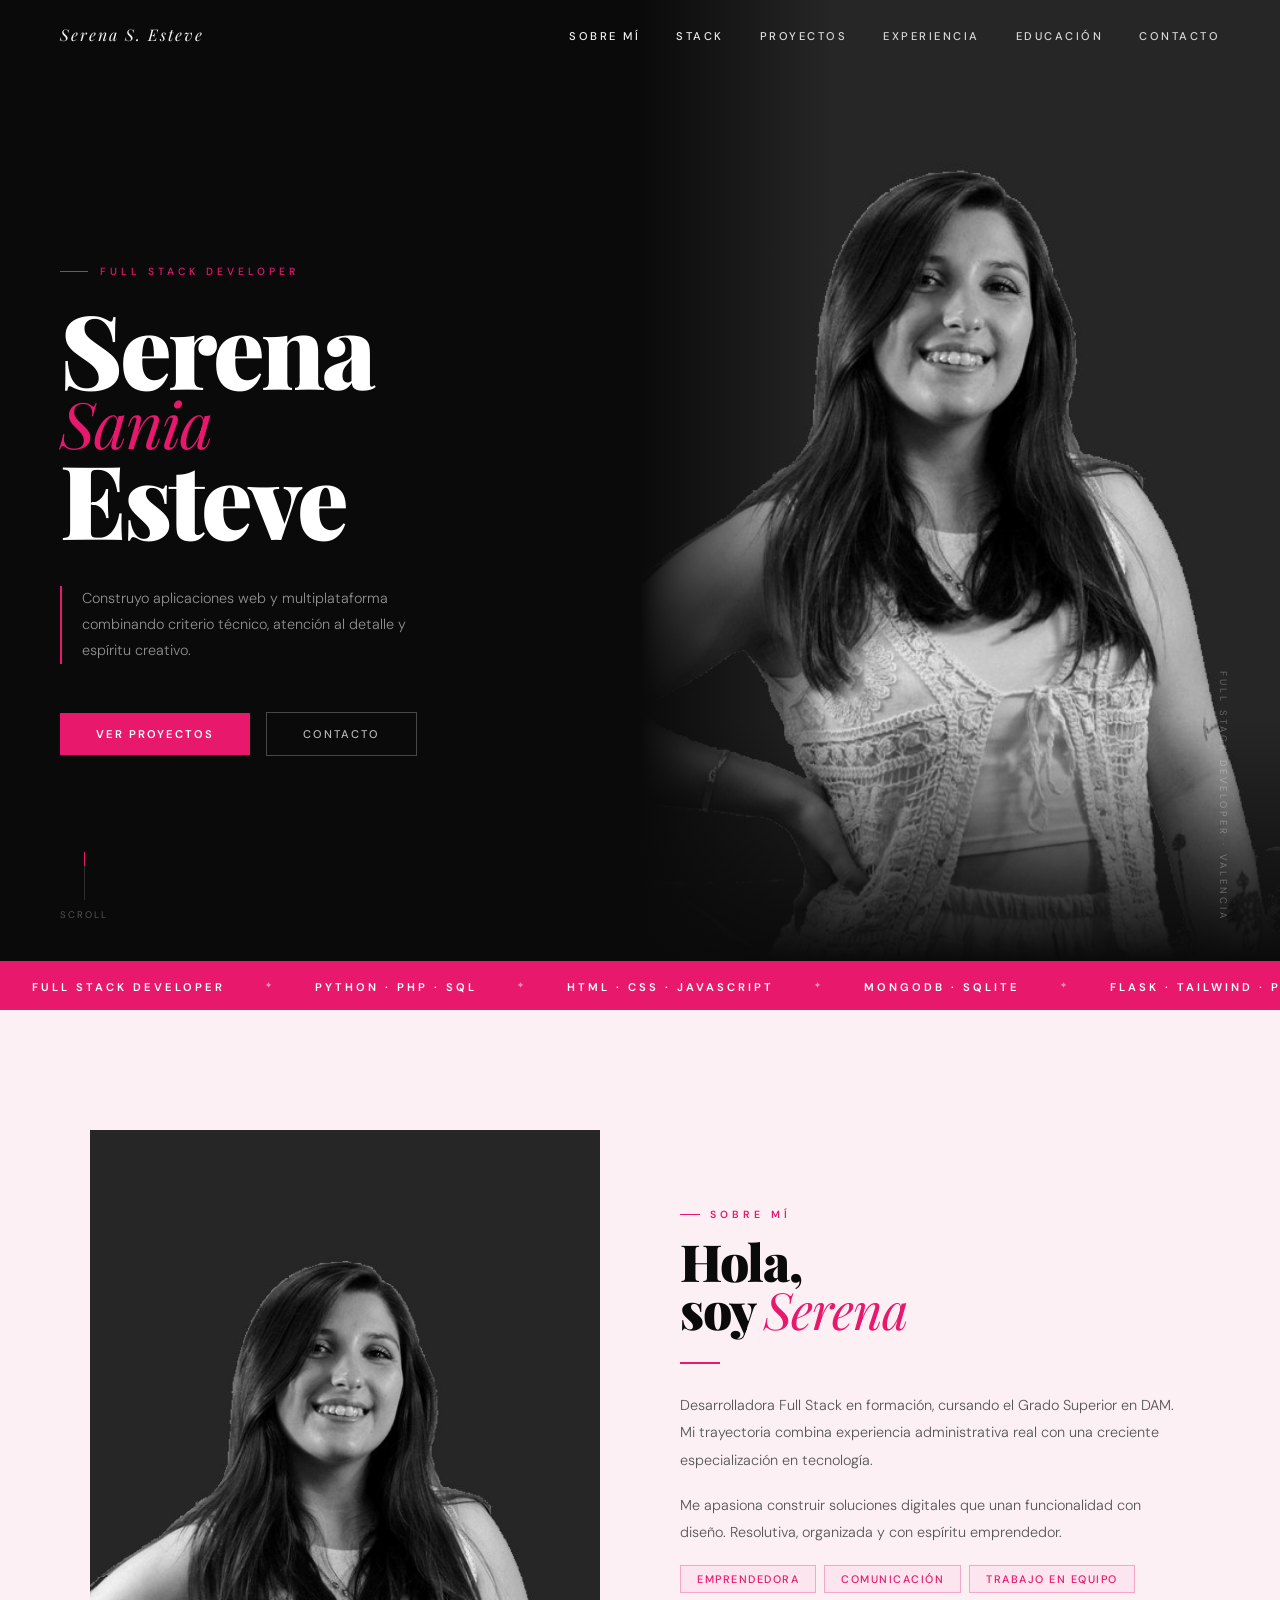
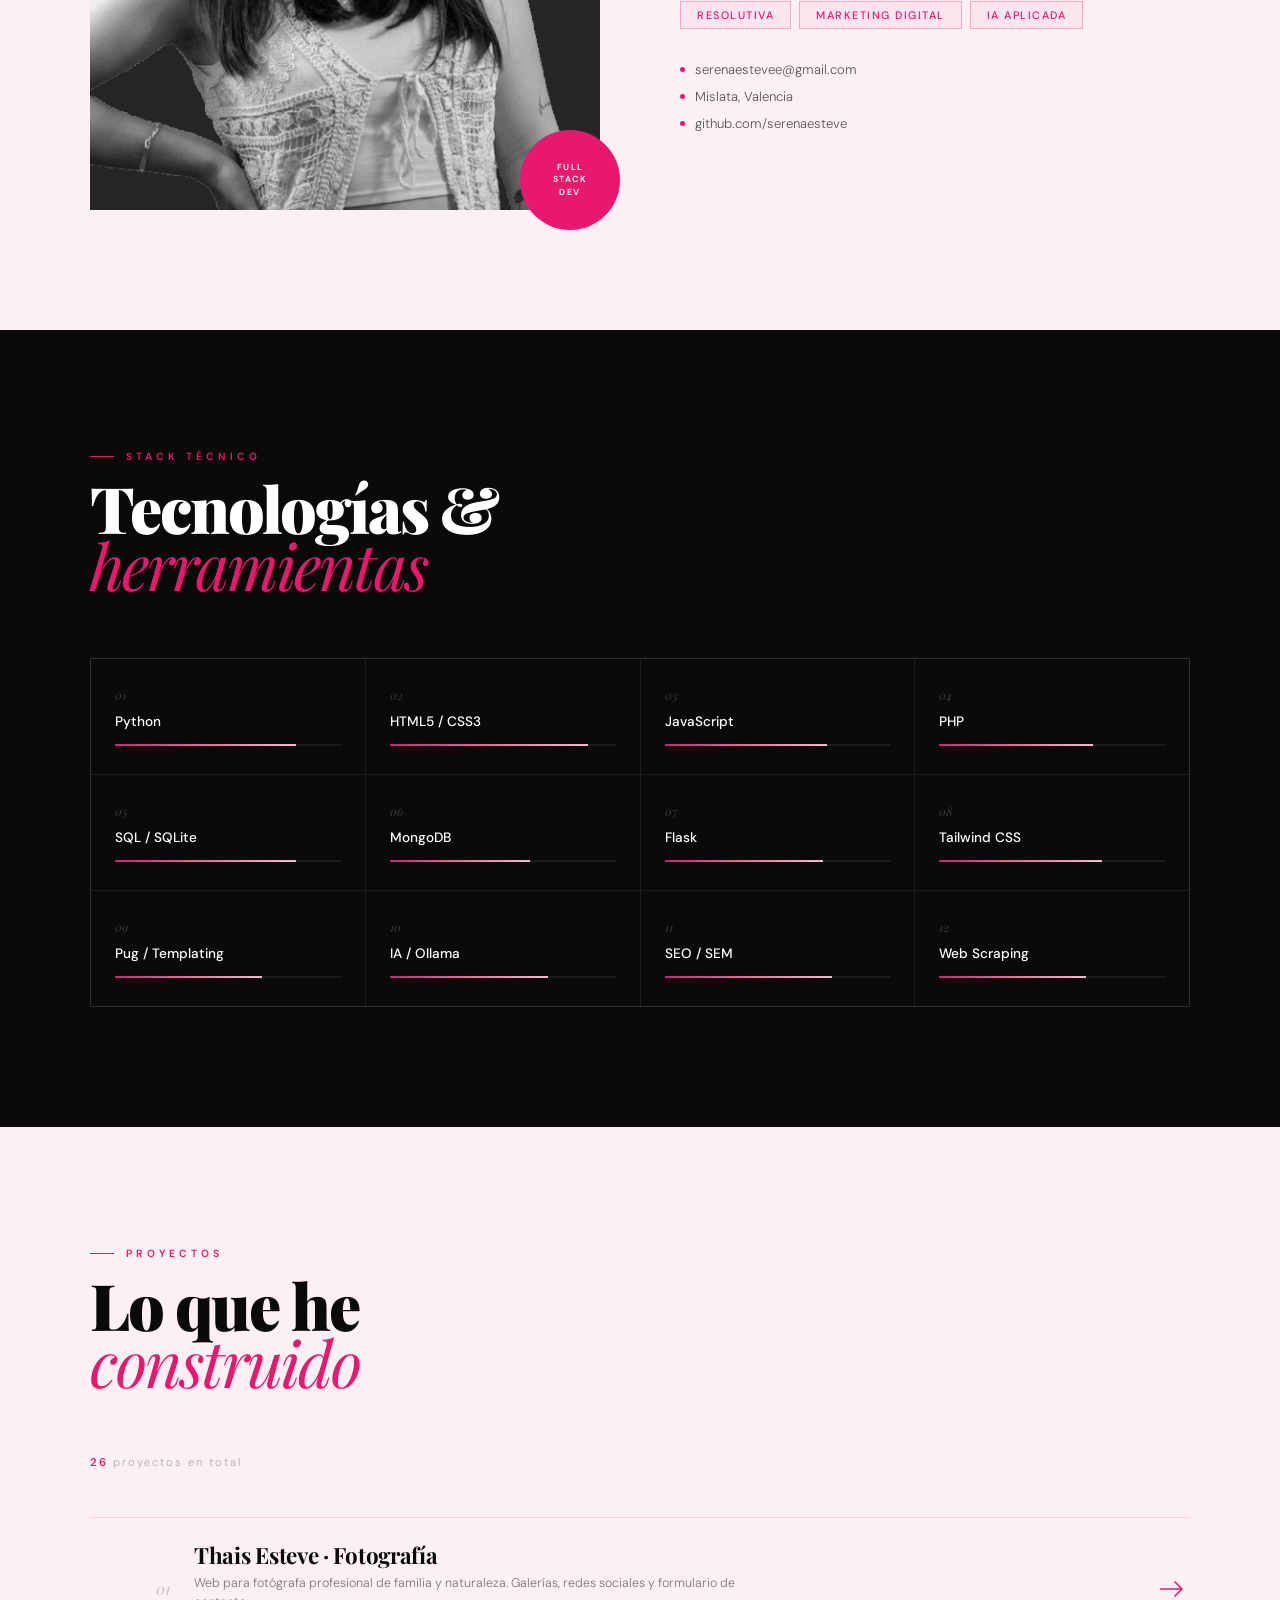
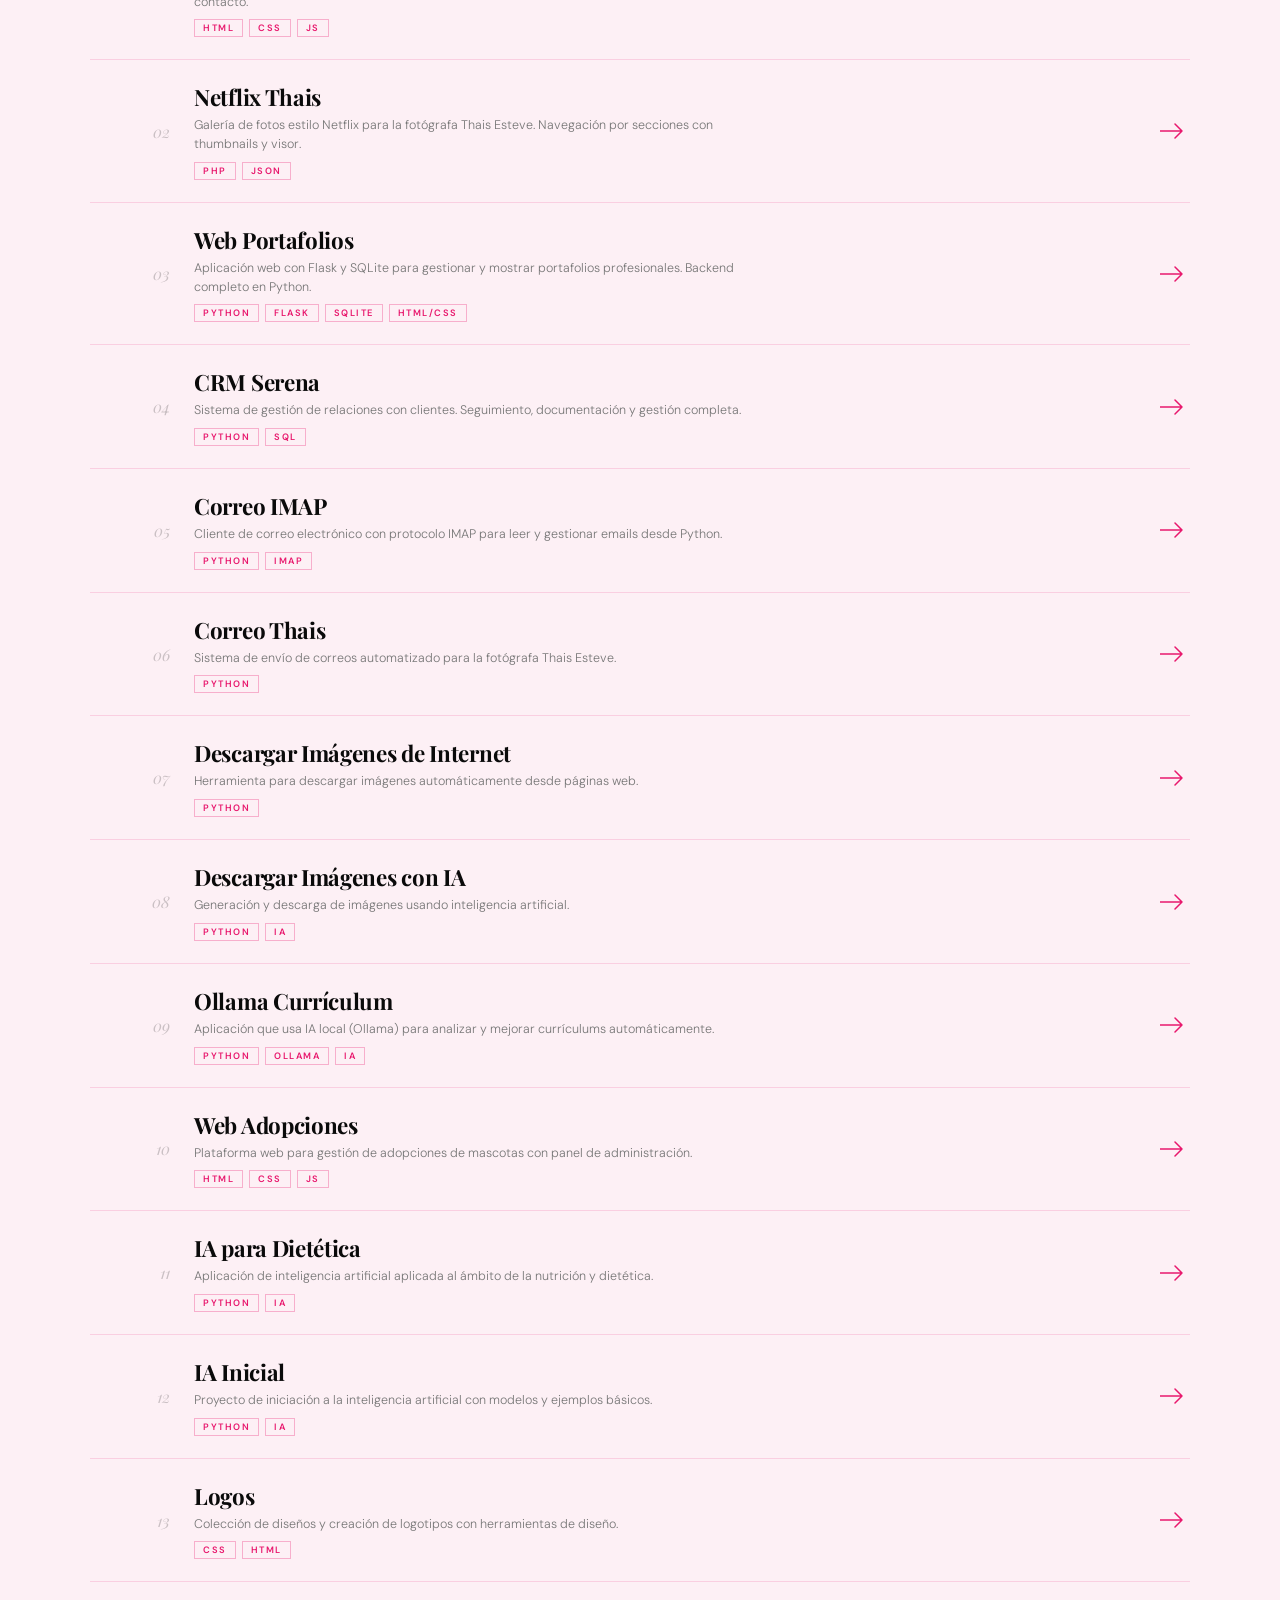
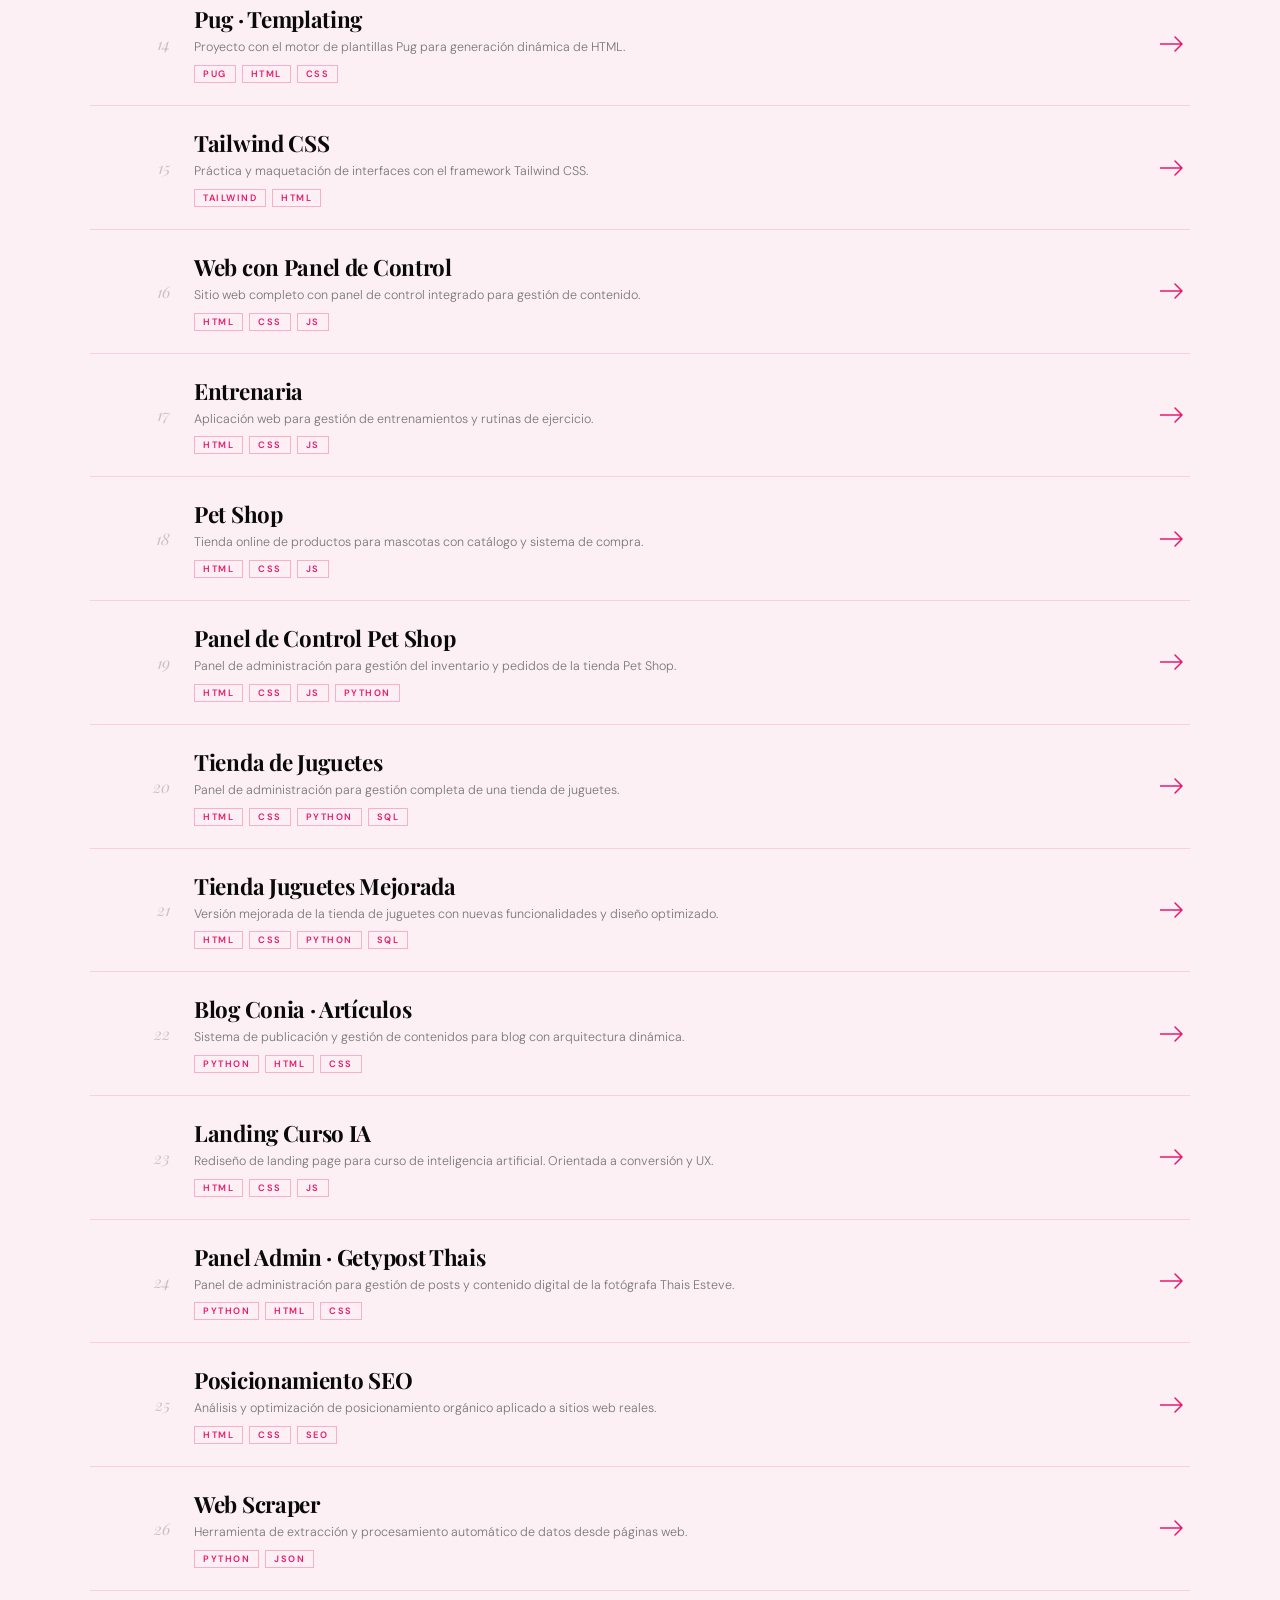
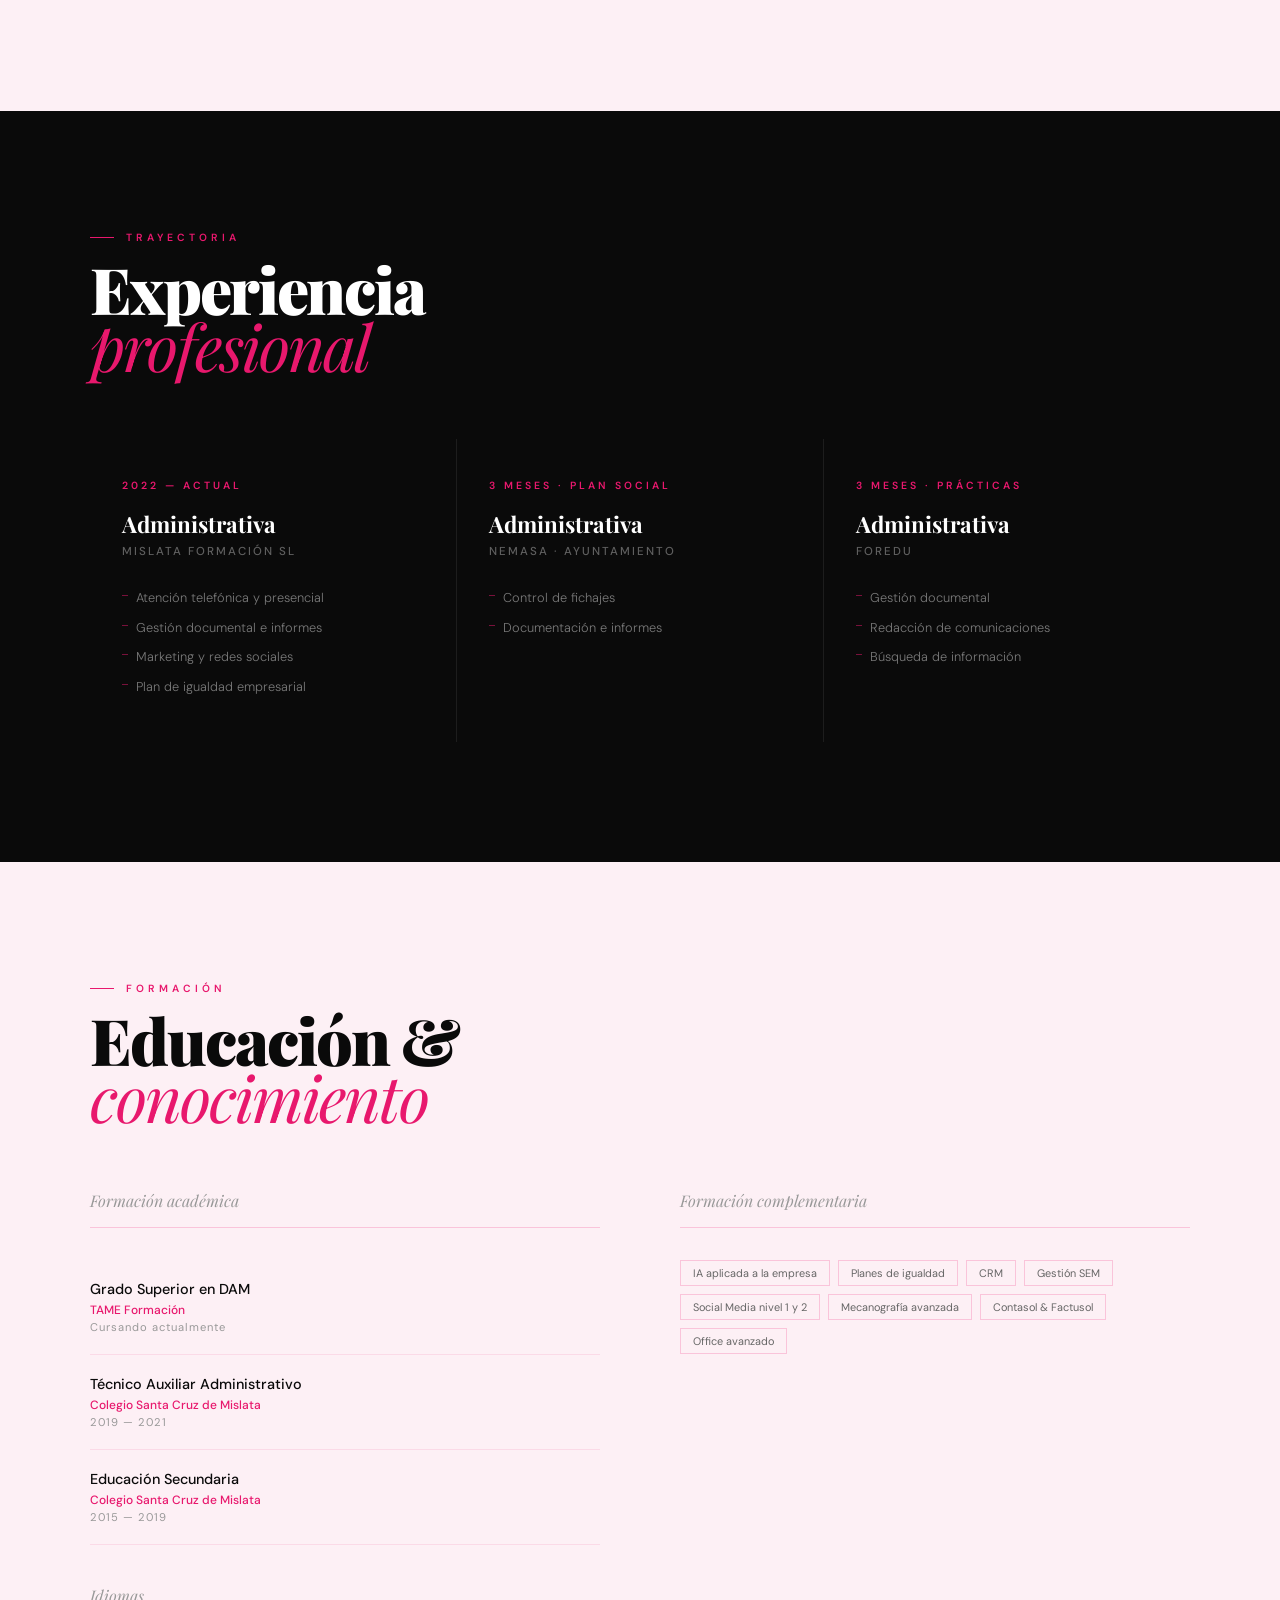
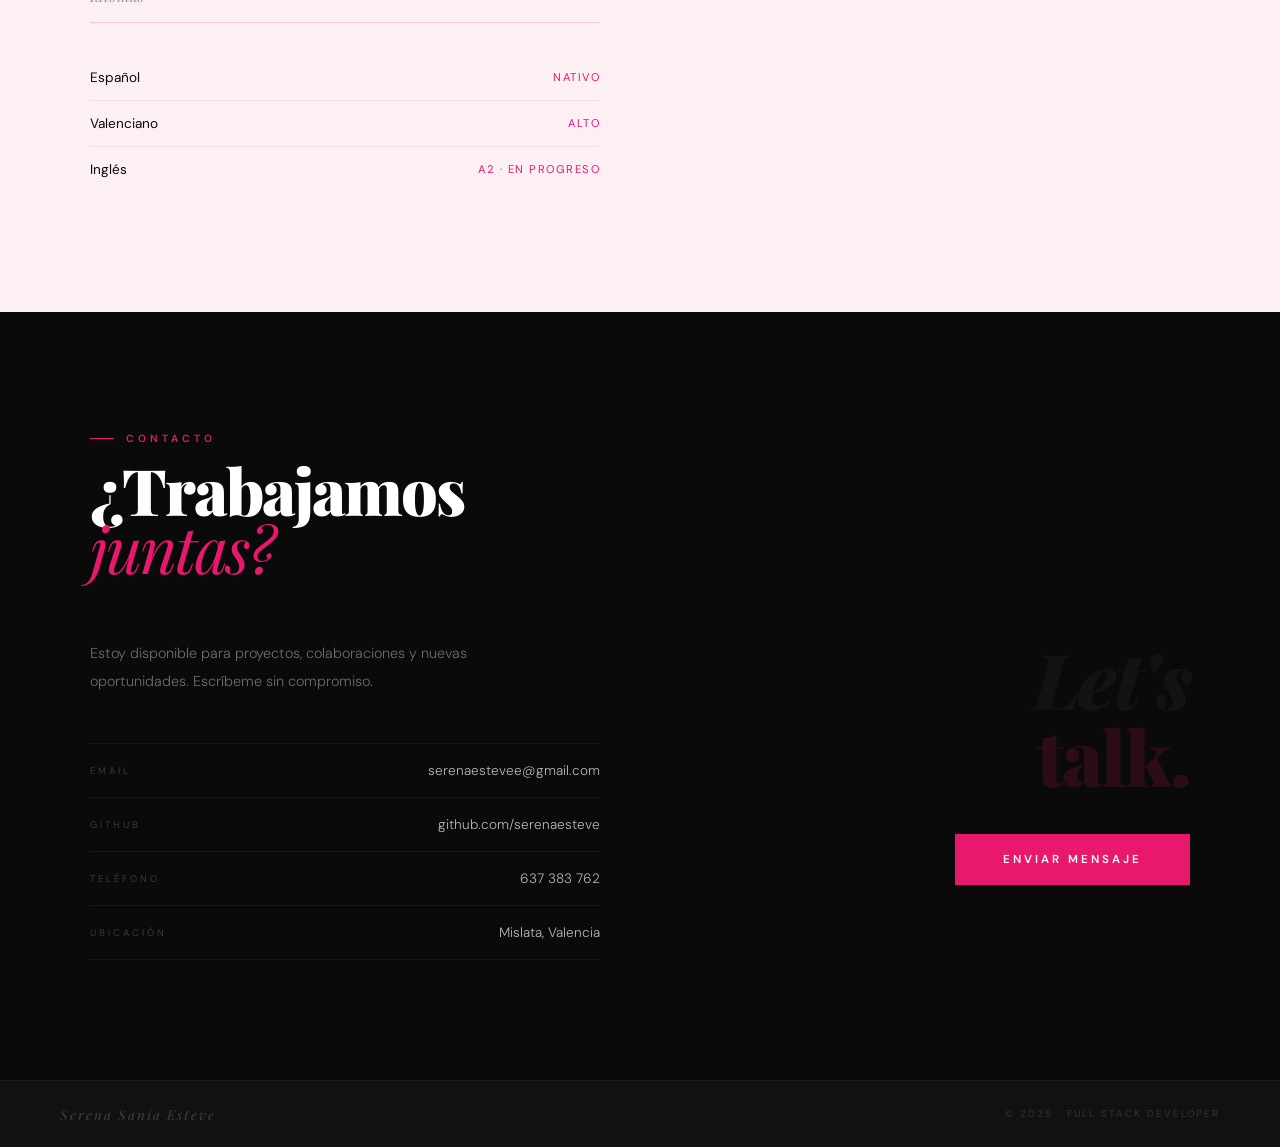
<file: miportafolio.html>
<!DOCTYPE html>
<html lang="es">
<head>
<meta charset="UTF-8">
<meta name="viewport" content="width=device-width, initial-scale=1.0">
<title>Serena Sania Esteve</title>
<link href="https://fonts.googleapis.com/css2?family=Playfair+Display:ital,wght@0,400;0,700;0,900;1,400;1,700&family=DM+Sans:wght@300;400;500;600&display=swap" rel="stylesheet">
<style>
*{margin:0;padding:0;box-sizing:border-box}
:root{--black:#0a0a0a;--off-black:#111;--pink-hot:#E8186D;--pink-bright:#FF2D78;--pink-soft:#F9B8CF;--pink-section:#FDF0F5;--white:#FFFFFF}
html{scroll-behavior:smooth}
  body{cursor:url("data:image/svg+xml,%3Csvg xmlns='http://www.w3.org/2000/svg' width='20' height='20' viewBox='0 0 20 20'%3E%3Cpath d='M4 2L16 10L10 11.5L7.5 18L4 2Z' fill='%23E8186D' stroke='%23E8186D' stroke-width='0.5' stroke-linejoin='round'/%3E%3C/svg%3E") 4 2, auto}
  a,button{cursor:url("data:image/svg+xml,%3Csvg xmlns='http://www.w3.org/2000/svg' width='22' height='22' viewBox='0 0 20 20'%3E%3Cpath d='M4 2L16 10L10 11.5L7.5 18L4 2Z' fill='%23FF2D78' stroke='%23FF2D78' stroke-width='0.5' stroke-linejoin='round'/%3E%3C/svg%3E") 4 2, pointer}
body{font-family:'DM Sans',sans-serif;background:var(--black);color:var(--white);overflow-x:hidden}


nav{position:fixed;top:0;width:100%;z-index:100;padding:24px 60px;display:flex;justify-content:space-between;align-items:center;mix-blend-mode:difference}
.nav-logo{font-family:'Playfair Display',serif;font-size:1rem;font-weight:400;font-style:italic;color:var(--white);letter-spacing:2px}
.nav-links{display:flex;gap:36px;list-style:none}
.nav-links a{text-decoration:none;font-size:0.7rem;font-weight:500;letter-spacing:2.5px;text-transform:uppercase;color:var(--white);transition:opacity 0.2s}
.nav-links a:hover{opacity:0.6}
#hero{min-height:100vh;background:var(--black);display:grid;grid-template-columns:1fr 1fr;position:relative;overflow:hidden}
.hero-left{padding:140px 60px 80px;display:flex;flex-direction:column;justify-content:center;position:relative;z-index:2}
.hero-tag{font-size:0.65rem;font-weight:500;letter-spacing:4px;text-transform:uppercase;color:var(--pink-hot);margin-bottom:24px;display:flex;align-items:center;gap:12px}
.hero-tag::before{content:'';width:28px;height:1px;background:var(--pink-hot)}
.hero-name{font-family:'Playfair Display',serif;line-height:0.9;margin-bottom:6px}
.hero-name .line1{font-size:clamp(4rem,8vw,8rem);font-weight:900;display:block;color:var(--white);letter-spacing:-3px}
.hero-name .line2{font-size:clamp(2.5rem,5vw,5rem);font-weight:400;font-style:italic;display:block;color:var(--pink-hot);letter-spacing:-1px}
.hero-name .line3{font-size:clamp(4rem,8vw,7.5rem);font-weight:900;display:block;color:var(--white);letter-spacing:-3px}
.hero-desc{font-size:0.9rem;font-weight:300;line-height:1.8;color:rgba(255,255,255,0.55);max-width:380px;margin:36px 0 48px;border-left:2px solid var(--pink-hot);padding-left:20px}
.hero-btns{display:flex;gap:16px;align-items:center}
.btn-fill{padding:14px 36px;background:var(--pink-hot);color:var(--white);text-decoration:none;font-size:0.7rem;font-weight:600;letter-spacing:2px;text-transform:uppercase;transition:all 0.25s;display:inline-block}
.btn-fill:hover{background:var(--pink-bright);transform:translateY(-2px)}
.btn-ghost{padding:14px 36px;border:1px solid rgba(255,255,255,0.25);color:rgba(255,255,255,0.7);text-decoration:none;font-size:0.7rem;font-weight:500;letter-spacing:2px;text-transform:uppercase;transition:all 0.25s}
.btn-ghost:hover{border-color:var(--pink-hot);color:var(--pink-hot)}
.hero-right{position:relative;overflow:hidden}
.hero-photo{width:100%;height:100%;object-fit:cover;object-position:center 5%;display:block}
.hero-overlay{position:absolute;inset:0;background:linear-gradient(to right,var(--black) 0%,transparent 30%),linear-gradient(to top,var(--black) 0%,transparent 25%)}
.hero-bottom-text{position:absolute;bottom:40px;right:50px;font-size:0.6rem;letter-spacing:3px;text-transform:uppercase;color:rgba(255,255,255,0.3);writing-mode:vertical-rl}
.hero-scroll-hint{position:absolute;bottom:40px;left:60px;display:flex;flex-direction:column;align-items:center;gap:8px;color:rgba(255,255,255,0.3);font-size:0.6rem;letter-spacing:2px;text-transform:uppercase}
.scroll-track{width:1px;height:48px;background:rgba(255,255,255,0.15);position:relative;overflow:hidden}
.scroll-fill{position:absolute;top:0;left:0;width:100%;height:30%;background:var(--pink-hot);animation:scrollDown 2s ease-in-out infinite}
@keyframes scrollDown{0%{top:-30%}100%{top:130%}}
.marquee-wrap{background:var(--pink-hot);padding:14px 0;overflow:hidden;white-space:nowrap}
.marquee-track{display:inline-flex;animation:marquee 22s linear infinite}
.marquee-track span{font-size:0.7rem;font-weight:600;letter-spacing:3px;text-transform:uppercase;color:var(--white);padding:0 32px}
.marquee-track span.dot{color:rgba(255,255,255,0.5);padding:0 8px;font-size:0.5rem}
@keyframes marquee{0%{transform:translateX(0)}100%{transform:translateX(-50%)}}
#sobre{background:var(--pink-section);padding:120px 60px}
.sobre-inner{max-width:1100px;margin:0 auto;display:grid;grid-template-columns:1fr 1fr;gap:80px;align-items:center}
.sobre-photo-box{aspect-ratio:3/4;overflow:hidden;position:relative}
.sobre-photo-box img{width:100%;height:100%;object-fit:cover;object-position:center 5%}
.sobre-photo-wrap{position:relative}
.sobre-photo-badge{position:absolute;bottom:-20px;right:-20px;width:100px;height:100px;background:var(--pink-hot);border-radius:50%;display:flex;align-items:center;justify-content:center;flex-direction:column;text-align:center}
.sobre-photo-badge span{font-size:0.55rem;letter-spacing:1.5px;text-transform:uppercase;color:white;font-weight:600;line-height:1.4}
.sobre-eyebrow{font-size:0.65rem;font-weight:600;letter-spacing:4px;text-transform:uppercase;color:var(--pink-hot);margin-bottom:16px;display:flex;align-items:center;gap:10px}
.sobre-eyebrow::before{content:'';width:20px;height:1px;background:var(--pink-hot)}
.sobre-content h2{font-family:'Playfair Display',serif;font-size:clamp(2.5rem,4vw,4rem);font-weight:900;color:var(--black);line-height:0.95;margin-bottom:8px;letter-spacing:-1px}
.sobre-content h2 em{font-style:italic;color:var(--pink-hot);font-weight:400}
.sobre-content p{font-size:0.9rem;font-weight:300;color:#555;line-height:1.9;margin-bottom:18px}
.sobre-divider{width:40px;height:2px;background:var(--pink-hot);margin:28px 0}
.trait-wrap{display:flex;flex-wrap:wrap;gap:8px;margin-bottom:32px}
.trait{padding:6px 16px;font-size:0.68rem;font-weight:500;letter-spacing:1.5px;text-transform:uppercase;border:1px solid rgba(232,24,109,0.3);color:var(--pink-hot);background:rgba(232,24,109,0.05);transition:all 0.2s}
.trait:hover{background:var(--pink-hot);color:white}
.contact-mini{display:flex;flex-direction:column;gap:10px}
.contact-mini a,.contact-mini span{font-size:0.82rem;color:#555;font-weight:300;text-decoration:none;display:flex;align-items:center;gap:10px;transition:color 0.2s}
.contact-mini a:hover{color:var(--pink-hot)}
.c-dot{width:5px;height:5px;background:var(--pink-hot);border-radius:50%;flex-shrink:0}
#skills{background:var(--black);padding:120px 60px}
.skills-inner{max-width:1100px;margin:0 auto}
.section-head{margin-bottom:64px}
.section-eyebrow{font-size:0.65rem;font-weight:600;letter-spacing:4px;text-transform:uppercase;color:var(--pink-hot);margin-bottom:16px;display:flex;align-items:center;gap:12px}
.section-eyebrow::before{content:'';width:24px;height:1px;background:var(--pink-hot)}
.section-title{font-family:'Playfair Display',serif;font-size:clamp(2.5rem,5vw,5rem);font-weight:900;color:var(--white);letter-spacing:-2px;line-height:0.9}
.section-title em{font-style:italic;color:var(--pink-hot);font-weight:400}
.skills-grid{display:grid;grid-template-columns:repeat(4,1fr);gap:1px;background:rgba(255,255,255,0.08);border:1px solid rgba(255,255,255,0.08)}
.skill-item{padding:28px 24px;background:var(--black);transition:background 0.2s}
.skill-item:hover{background:#161616}
.skill-item:hover .s-num{color:var(--pink-hot)}
.s-num{font-family:'Playfair Display',serif;font-size:0.75rem;font-style:italic;color:rgba(255,255,255,0.2);margin-bottom:10px;transition:color 0.2s}
.s-name{font-size:0.85rem;font-weight:500;color:var(--white);margin-bottom:14px}
.s-bar{height:2px;background:rgba(255,255,255,0.08)}
.s-fill{height:100%;background:linear-gradient(to right,var(--pink-hot),var(--pink-soft))}
#proyectos{background:var(--pink-section);padding:120px 60px}
.proyectos-inner{max-width:1100px;margin:0 auto}
.proj-count{font-size:0.7rem;letter-spacing:2px;color:#aaa;margin-bottom:48px;font-weight:300}
.proj-count span{color:var(--pink-hot);font-weight:600}
.proj-list{}
.proj-row{display:grid;grid-template-columns:80px 1fr auto;gap:24px;align-items:center;padding:22px 0;border-bottom:1px solid rgba(232,24,109,0.15);cursor:pointer;transition:all 0.2s;text-decoration:none;color:inherit}
.proj-row:first-child{border-top:1px solid rgba(232,24,109,0.15)}
.proj-row:hover .proj-num{color:var(--pink-hot)}
.proj-row:hover .proj-name{color:var(--pink-hot)}
.proj-row:hover .proj-arrow{transform:translateX(4px)}
.proj-num{font-family:'Playfair Display',serif;font-size:1rem;font-style:italic;color:rgba(0,0,0,0.2);text-align:right;transition:color 0.2s}
.proj-name{font-family:'Playfair Display',serif;font-size:1.4rem;font-weight:700;color:var(--black);margin-bottom:4px;letter-spacing:-0.3px;transition:color 0.2s}
.proj-desc{font-size:0.78rem;font-weight:300;color:#777;line-height:1.5;max-width:560px}
.proj-tags2{display:flex;gap:6px;margin-top:8px;flex-wrap:wrap}
.ptag{font-size:0.58rem;font-weight:600;letter-spacing:1.5px;text-transform:uppercase;color:var(--pink-hot);border:1px solid rgba(232,24,109,0.3);padding:2px 8px}
.proj-arrow{width:36px;height:36px;flex-shrink:0;transition:all 0.2s;display:flex;align-items:center;justify-content:center}
#experiencia{background:var(--black);padding:120px 60px}
.exp-inner{max-width:1100px;margin:0 auto}
.exp-grid{display:grid;grid-template-columns:1fr 1fr 1fr;gap:1px;background:rgba(255,255,255,0.08);margin-top:64px}
.exp-card{background:var(--black);padding:40px 32px;position:relative;overflow:hidden;transition:background 0.25s}
.exp-card::before{content:'';position:absolute;top:0;left:0;right:0;height:2px;background:var(--pink-hot);transform:scaleX(0);transform-origin:left;transition:transform 0.3s}
.exp-card:hover{background:#0f0f0f}
.exp-card:hover::before{transform:scaleX(1)}
.exp-period{font-size:0.65rem;font-weight:600;letter-spacing:3px;text-transform:uppercase;color:var(--pink-hot);margin-bottom:20px}
.exp-role{font-family:'Playfair Display',serif;font-size:1.4rem;font-weight:700;color:var(--white);margin-bottom:6px;line-height:1.15}
.exp-company{font-size:0.72rem;font-weight:500;letter-spacing:2px;text-transform:uppercase;color:rgba(255,255,255,0.35);margin-bottom:24px}
.exp-ul{list-style:none;padding:0}
.exp-ul li{font-size:0.8rem;font-weight:300;color:rgba(255,255,255,0.45);line-height:1.7;padding:4px 0 4px 14px;position:relative}
.exp-ul li::before{content:'';position:absolute;left:0;top:12px;width:6px;height:1px;background:var(--pink-hot);opacity:0.5}
#educacion{background:var(--pink-section);padding:120px 60px}
.edu-inner{max-width:1100px;margin:0 auto}
.edu-2col{display:grid;grid-template-columns:1fr 1fr;gap:80px;margin-top:64px}
.edu-col-title{font-family:'Playfair Display',serif;font-size:1rem;font-style:italic;font-weight:400;color:#999;margin-bottom:32px;padding-bottom:16px;border-bottom:1px solid rgba(232,24,109,0.2)}
.edu-entry{padding:20px 0;border-bottom:1px solid rgba(232,24,109,0.1)}
.edu-entry:last-child{border-bottom:none}
.edu-deg{font-size:0.9rem;font-weight:500;color:var(--black);margin-bottom:4px}
.edu-sch{font-size:0.75rem;color:var(--pink-hot);font-weight:500;margin-bottom:2px}
.edu-yr{font-size:0.7rem;color:#999;letter-spacing:1px}
.lang-entry{display:flex;justify-content:space-between;align-items:center;padding:14px 0;border-bottom:1px solid rgba(232,24,109,0.1)}
.lang-entry:last-child{border-bottom:none}
.lang-n{font-size:0.85rem;font-weight:400;color:var(--black)}
.lang-lv{font-size:0.7rem;letter-spacing:1.5px;text-transform:uppercase;color:var(--pink-hot)}
.cert-cloud{display:flex;flex-wrap:wrap;gap:8px;margin-top:8px}
.cert{font-size:0.68rem;font-weight:400;color:#666;border:1px solid rgba(232,24,109,0.2);padding:5px 12px;transition:all 0.2s}
.cert:hover{border-color:var(--pink-hot);color:var(--pink-hot)}
#contacto{background:var(--black);padding:120px 60px}
.contact-inner{max-width:1100px;margin:0 auto}
.contact-split{display:grid;grid-template-columns:1fr 1fr;gap:80px;margin-top:64px;align-items:start}
.contact-left p{font-size:0.9rem;font-weight:300;color:rgba(255,255,255,0.4);line-height:1.9;margin-bottom:48px;max-width:400px}
.contact-line{display:flex;justify-content:space-between;align-items:center;padding:18px 0;border-bottom:1px solid rgba(255,255,255,0.06);text-decoration:none;transition:border-color 0.2s}
.contact-line:first-child{border-top:1px solid rgba(255,255,255,0.06)}
.contact-line:hover{border-bottom-color:var(--pink-hot)}
.contact-line:hover .cl-val{color:var(--pink-hot)}
.cl-lbl{font-size:0.6rem;letter-spacing:3px;text-transform:uppercase;color:rgba(255,255,255,0.2)}
.cl-val{font-size:0.85rem;font-weight:300;color:rgba(255,255,255,0.7);transition:color 0.2s}
.contact-right{display:flex;flex-direction:column;align-items:flex-end;justify-content:center}
.big-cta{font-family:'Playfair Display',serif;font-size:clamp(3.5rem,6vw,7rem);font-weight:900;font-style:italic;color:rgba(255,255,255,0.04);text-align:right;line-height:1;margin-bottom:40px;letter-spacing:-2px}
.big-cta em{color:rgba(232,24,109,0.15);font-style:normal}
.btn-big{padding:18px 48px;background:var(--pink-hot);color:white;text-decoration:none;font-size:0.72rem;font-weight:600;letter-spacing:3px;text-transform:uppercase;transition:all 0.25s}
.btn-big:hover{background:var(--pink-bright);transform:translateY(-3px);box-shadow:0 12px 40px rgba(232,24,109,0.4)}
footer{background:var(--off-black);border-top:1px solid rgba(255,255,255,0.05);padding:24px 60px;display:flex;justify-content:space-between;align-items:center}
.f-logo{font-family:'Playfair Display',serif;font-size:0.85rem;font-style:italic;color:rgba(255,255,255,0.2);letter-spacing:2px}
.f-copy{font-size:0.62rem;letter-spacing:2px;text-transform:uppercase;color:rgba(255,255,255,0.15)}
@media(max-width:900px){
  nav{padding:20px 24px}.nav-links{display:none}
  #hero{grid-template-columns:1fr}.hero-right{height:60vw;order:-1}.hero-left{padding:100px 24px 60px}
  .sobre-inner,.contact-split,.edu-2col{grid-template-columns:1fr;gap:48px}
  .exp-grid{grid-template-columns:1fr}
  #sobre,#skills,#proyectos,#experiencia,#educacion,#contacto{padding:80px 24px}
  .skills-grid{grid-template-columns:1fr 1fr}
  .proj-row{grid-template-columns:50px 1fr auto}
  footer{padding:20px 24px}
}
</style>
</head>
<body>


<nav>
  <div class="nav-logo">Serena S. Esteve</div>
  <ul class="nav-links">
    <li><a href="#sobre">Sobre mí</a></li>
    <li><a href="#skills">Stack</a></li>
    <li><a href="#proyectos">Proyectos</a></li>
    <li><a href="#experiencia">Experiencia</a></li>
    <li><a href="#educacion">Educación</a></li>
    <li><a href="#contacto">Contacto</a></li>
  </ul>
</nav>
<section id="hero">
  <div class="hero-left">
    <div class="hero-tag">Full Stack Developer</div>
    <h1 class="hero-name">
      <span class="line1">Serena</span>
      <span class="line2">Sania</span>
      <span class="line3">Esteve</span>
    </h1>
    <p class="hero-desc">Construyo aplicaciones web y multiplataforma combinando criterio técnico, atención al detalle y espíritu creativo.</p>
    <div class="hero-btns">
      <a href="#proyectos" class="btn-fill">Ver proyectos</a>
      <a href="#contacto" class="btn-ghost">Contacto</a>
    </div>
    <div class="hero-scroll-hint">
      <div class="scroll-track"><div class="scroll-fill"></div></div>
      <span>Scroll</span>
    </div>
  </div>
  <div class="hero-right">
    <img class="hero-photo" src="[data-uri]" alt="Serena Sania Esteve">
    <div class="hero-overlay"></div>
    <div class="hero-bottom-text">Full Stack Developer · Valencia</div>
  </div>
</section>
<div class="marquee-wrap">
  <div class="marquee-track">
    <span>Full Stack Developer</span><span class="dot">✦</span><span>Python · PHP · SQL</span><span class="dot">✦</span><span>HTML · CSS · JavaScript</span><span class="dot">✦</span><span>MongoDB · SQLite</span><span class="dot">✦</span><span>Flask · Tailwind · Pug</span><span class="dot">✦</span><span>IA · Ollama · Scraping</span><span class="dot">✦</span><span>SEO · SEM</span><span class="dot">✦</span><span>DAM · Valencia</span><span class="dot">✦</span>
    <span>Full Stack Developer</span><span class="dot">✦</span><span>Python · PHP · SQL</span><span class="dot">✦</span><span>HTML · CSS · JavaScript</span><span class="dot">✦</span><span>MongoDB · SQLite</span><span class="dot">✦</span><span>Flask · Tailwind · Pug</span><span class="dot">✦</span><span>IA · Ollama · Scraping</span><span class="dot">✦</span><span>SEO · SEM</span><span class="dot">✦</span><span>DAM · Valencia</span><span class="dot">✦</span>
  </div>
</div>
<section id="sobre">
  <div class="sobre-inner">
    <div class="sobre-photo-wrap">
      <div class="sobre-photo-box"><img src="[data-uri]" alt="Serena Sania Esteve"></div>
      <div class="sobre-photo-badge"><span>Full<br>Stack<br>Dev</span></div>
    </div>
    <div class="sobre-content">
      <div class="sobre-eyebrow">Sobre mí</div>
      <h2>Hola,<br>soy <em>Serena</em></h2>
      <div class="sobre-divider"></div>
      <p>Desarrolladora Full Stack en formación, cursando el Grado Superior en DAM. Mi trayectoria combina experiencia administrativa real con una creciente especialización en tecnología.</p>
      <p>Me apasiona construir soluciones digitales que unan funcionalidad con diseño. Resolutiva, organizada y con espíritu emprendedor.</p>
      <div class="trait-wrap">
        <span class="trait">Emprendedora</span><span class="trait">Comunicación</span><span class="trait">Trabajo en equipo</span>
        <span class="trait">Resolutiva</span><span class="trait">Marketing digital</span><span class="trait">IA aplicada</span>
      </div>
      <div class="contact-mini">
        <a href="mailto:serenaestevee@gmail.com"><div class="c-dot"></div>serenaestevee@gmail.com</a>
        <span><div class="c-dot"></div>Mislata, Valencia</span>
        <a href="https://github.com/serenaesteve" target="_blank"><div class="c-dot"></div>github.com/serenaesteve</a>
      </div>
    </div>
  </div>
</section>
<section id="skills">
  <div class="skills-inner">
    <div class="section-head">
      <div class="section-eyebrow">Stack técnico</div>
      <h2 class="section-title">Tecnologías &<br><em>herramientas</em></h2>
    </div>
    <div class="skills-grid">
      <div class="skill-item"><div class="s-num">01</div><div class="s-name">Python</div><div class="s-bar"><div class="s-fill" style="width:80%"></div></div></div>
      <div class="skill-item"><div class="s-num">02</div><div class="s-name">HTML5 / CSS3</div><div class="s-bar"><div class="s-fill" style="width:88%"></div></div></div>
      <div class="skill-item"><div class="s-num">03</div><div class="s-name">JavaScript</div><div class="s-bar"><div class="s-fill" style="width:72%"></div></div></div>
      <div class="skill-item"><div class="s-num">04</div><div class="s-name">PHP</div><div class="s-bar"><div class="s-fill" style="width:68%"></div></div></div>
      <div class="skill-item"><div class="s-num">05</div><div class="s-name">SQL / SQLite</div><div class="s-bar"><div class="s-fill" style="width:80%"></div></div></div>
      <div class="skill-item"><div class="s-num">06</div><div class="s-name">MongoDB</div><div class="s-bar"><div class="s-fill" style="width:62%"></div></div></div>
      <div class="skill-item"><div class="s-num">07</div><div class="s-name">Flask</div><div class="s-bar"><div class="s-fill" style="width:70%"></div></div></div>
      <div class="skill-item"><div class="s-num">08</div><div class="s-name">Tailwind CSS</div><div class="s-bar"><div class="s-fill" style="width:72%"></div></div></div>
      <div class="skill-item"><div class="s-num">09</div><div class="s-name">Pug / Templating</div><div class="s-bar"><div class="s-fill" style="width:65%"></div></div></div>
      <div class="skill-item"><div class="s-num">10</div><div class="s-name">IA / Ollama</div><div class="s-bar"><div class="s-fill" style="width:70%"></div></div></div>
      <div class="skill-item"><div class="s-num">11</div><div class="s-name">SEO / SEM</div><div class="s-bar"><div class="s-fill" style="width:74%"></div></div></div>
      <div class="skill-item"><div class="s-num">12</div><div class="s-name">Web Scraping</div><div class="s-bar"><div class="s-fill" style="width:65%"></div></div></div>
    </div>
  </div>
</section>
<section id="proyectos">
  <div class="proyectos-inner">
    <div class="section-head">
      <div class="section-eyebrow" style="color:var(--pink-hot)">Proyectos</div>
      <h2 class="section-title" style="color:var(--black)">Lo que he<br><em>construido</em></h2>
    </div>
    <p class="proj-count"><span>26</span> proyectos en total</p>
    <div class="proj-list">

      <a class="proj-row" href="https://serenaesteve.github.io/thais/thais/" target="_blank">
        <div class="proj-num">01</div>
        <div class="proj-body">
          <div class="proj-name">Thais Esteve · Fotografía</div>
          <div class="proj-desc">Web para fotógrafa profesional de familia y naturaleza. Galerías, redes sociales y formulario de contacto.</div>
          <div class="proj-tags2"><span class="ptag">HTML</span><span class="ptag">CSS</span><span class="ptag">JS</span></div>
        </div>
        <div class="proj-arrow"><svg width="24" height="16" viewBox="0 0 24 16" fill="none" xmlns="http://www.w3.org/2000/svg"><path d="M0 8H22M22 8L15 1M22 8L15 15" stroke="#E8186D" stroke-width="1.5" stroke-linecap="round" stroke-linejoin="round"/></svg></div>
      </a>
      <a class="proj-row" href="https://github.com/serenaesteve/netflixthais" target="_blank">
        <div class="proj-num">02</div>
        <div class="proj-body">
          <div class="proj-name">Netflix Thais</div>
          <div class="proj-desc">Galería de fotos estilo Netflix para la fotógrafa Thais Esteve. Navegación por secciones con thumbnails y visor.</div>
          <div class="proj-tags2"><span class="ptag">PHP</span><span class="ptag">JSON</span></div>
        </div>
        <div class="proj-arrow"><svg width="24" height="16" viewBox="0 0 24 16" fill="none" xmlns="http://www.w3.org/2000/svg"><path d="M0 8H22M22 8L15 1M22 8L15 15" stroke="#E8186D" stroke-width="1.5" stroke-linecap="round" stroke-linejoin="round"/></svg></div>
      </a>
      <a class="proj-row" href="https://github.com/serenaesteve/Web-portafolios" target="_blank">
        <div class="proj-num">03</div>
        <div class="proj-body">
          <div class="proj-name">Web Portafolios</div>
          <div class="proj-desc">Aplicación web con Flask y SQLite para gestionar y mostrar portafolios profesionales. Backend completo en Python.</div>
          <div class="proj-tags2"><span class="ptag">Python</span><span class="ptag">Flask</span><span class="ptag">SQLite</span><span class="ptag">HTML/CSS</span></div>
        </div>
        <div class="proj-arrow"><svg width="24" height="16" viewBox="0 0 24 16" fill="none" xmlns="http://www.w3.org/2000/svg"><path d="M0 8H22M22 8L15 1M22 8L15 15" stroke="#E8186D" stroke-width="1.5" stroke-linecap="round" stroke-linejoin="round"/></svg></div>
      </a>
      <a class="proj-row" href="https://github.com/serenaesteve/crmserena" target="_blank">
        <div class="proj-num">04</div>
        <div class="proj-body">
          <div class="proj-name">CRM Serena</div>
          <div class="proj-desc">Sistema de gestión de relaciones con clientes. Seguimiento, documentación y gestión completa.</div>
          <div class="proj-tags2"><span class="ptag">Python</span><span class="ptag">SQL</span></div>
        </div>
        <div class="proj-arrow"><svg width="24" height="16" viewBox="0 0 24 16" fill="none" xmlns="http://www.w3.org/2000/svg"><path d="M0 8H22M22 8L15 1M22 8L15 15" stroke="#E8186D" stroke-width="1.5" stroke-linecap="round" stroke-linejoin="round"/></svg></div>
      </a>
      <a class="proj-row" href="https://github.com/serenaesteve/correoimap" target="_blank">
        <div class="proj-num">05</div>
        <div class="proj-body">
          <div class="proj-name">Correo IMAP</div>
          <div class="proj-desc">Cliente de correo electrónico con protocolo IMAP para leer y gestionar emails desde Python.</div>
          <div class="proj-tags2"><span class="ptag">Python</span><span class="ptag">IMAP</span></div>
        </div>
        <div class="proj-arrow"><svg width="24" height="16" viewBox="0 0 24 16" fill="none" xmlns="http://www.w3.org/2000/svg"><path d="M0 8H22M22 8L15 1M22 8L15 15" stroke="#E8186D" stroke-width="1.5" stroke-linecap="round" stroke-linejoin="round"/></svg></div>
      </a>
      <a class="proj-row" href="https://github.com/serenaesteve/correothais" target="_blank">
        <div class="proj-num">06</div>
        <div class="proj-body">
          <div class="proj-name">Correo Thais</div>
          <div class="proj-desc">Sistema de envío de correos automatizado para la fotógrafa Thais Esteve.</div>
          <div class="proj-tags2"><span class="ptag">Python</span></div>
        </div>
        <div class="proj-arrow"><svg width="24" height="16" viewBox="0 0 24 16" fill="none" xmlns="http://www.w3.org/2000/svg"><path d="M0 8H22M22 8L15 1M22 8L15 15" stroke="#E8186D" stroke-width="1.5" stroke-linecap="round" stroke-linejoin="round"/></svg></div>
      </a>
      <a class="proj-row" href="https://github.com/serenaesteve/descargar-im-genes-de-internet" target="_blank">
        <div class="proj-num">07</div>
        <div class="proj-body">
          <div class="proj-name">Descargar Imágenes de Internet</div>
          <div class="proj-desc">Herramienta para descargar imágenes automáticamente desde páginas web.</div>
          <div class="proj-tags2"><span class="ptag">Python</span></div>
        </div>
        <div class="proj-arrow"><svg width="24" height="16" viewBox="0 0 24 16" fill="none" xmlns="http://www.w3.org/2000/svg"><path d="M0 8H22M22 8L15 1M22 8L15 15" stroke="#E8186D" stroke-width="1.5" stroke-linecap="round" stroke-linejoin="round"/></svg></div>
      </a>
      <a class="proj-row" href="https://github.com/serenaesteve/descargar-im-genes-con-IA" target="_blank">
        <div class="proj-num">08</div>
        <div class="proj-body">
          <div class="proj-name">Descargar Imágenes con IA</div>
          <div class="proj-desc">Generación y descarga de imágenes usando inteligencia artificial.</div>
          <div class="proj-tags2"><span class="ptag">Python</span><span class="ptag">IA</span></div>
        </div>
        <div class="proj-arrow"><svg width="24" height="16" viewBox="0 0 24 16" fill="none" xmlns="http://www.w3.org/2000/svg"><path d="M0 8H22M22 8L15 1M22 8L15 15" stroke="#E8186D" stroke-width="1.5" stroke-linecap="round" stroke-linejoin="round"/></svg></div>
      </a>
      <a class="proj-row" href="https://github.com/serenaesteve/ollamacurriculum" target="_blank">
        <div class="proj-num">09</div>
        <div class="proj-body">
          <div class="proj-name">Ollama Currículum</div>
          <div class="proj-desc">Aplicación que usa IA local (Ollama) para analizar y mejorar currículums automáticamente.</div>
          <div class="proj-tags2"><span class="ptag">Python</span><span class="ptag">Ollama</span><span class="ptag">IA</span></div>
        </div>
        <div class="proj-arrow"><svg width="24" height="16" viewBox="0 0 24 16" fill="none" xmlns="http://www.w3.org/2000/svg"><path d="M0 8H22M22 8L15 1M22 8L15 15" stroke="#E8186D" stroke-width="1.5" stroke-linecap="round" stroke-linejoin="round"/></svg></div>
      </a>
      <a class="proj-row" href="https://github.com/serenaesteve/webadopciones" target="_blank">
        <div class="proj-num">10</div>
        <div class="proj-body">
          <div class="proj-name">Web Adopciones</div>
          <div class="proj-desc">Plataforma web para gestión de adopciones de mascotas con panel de administración.</div>
          <div class="proj-tags2"><span class="ptag">HTML</span><span class="ptag">CSS</span><span class="ptag">JS</span></div>
        </div>
        <div class="proj-arrow"><svg width="24" height="16" viewBox="0 0 24 16" fill="none" xmlns="http://www.w3.org/2000/svg"><path d="M0 8H22M22 8L15 1M22 8L15 15" stroke="#E8186D" stroke-width="1.5" stroke-linecap="round" stroke-linejoin="round"/></svg></div>
      </a>
      <a class="proj-row" href="https://github.com/serenaesteve/iaparadietetica" target="_blank">
        <div class="proj-num">11</div>
        <div class="proj-body">
          <div class="proj-name">IA para Dietética</div>
          <div class="proj-desc">Aplicación de inteligencia artificial aplicada al ámbito de la nutrición y dietética.</div>
          <div class="proj-tags2"><span class="ptag">Python</span><span class="ptag">IA</span></div>
        </div>
        <div class="proj-arrow"><svg width="24" height="16" viewBox="0 0 24 16" fill="none" xmlns="http://www.w3.org/2000/svg"><path d="M0 8H22M22 8L15 1M22 8L15 15" stroke="#E8186D" stroke-width="1.5" stroke-linecap="round" stroke-linejoin="round"/></svg></div>
      </a>
      <a class="proj-row" href="https://github.com/serenaesteve/iainicial" target="_blank">
        <div class="proj-num">12</div>
        <div class="proj-body">
          <div class="proj-name">IA Inicial</div>
          <div class="proj-desc">Proyecto de iniciación a la inteligencia artificial con modelos y ejemplos básicos.</div>
          <div class="proj-tags2"><span class="ptag">Python</span><span class="ptag">IA</span></div>
        </div>
        <div class="proj-arrow"><svg width="24" height="16" viewBox="0 0 24 16" fill="none" xmlns="http://www.w3.org/2000/svg"><path d="M0 8H22M22 8L15 1M22 8L15 15" stroke="#E8186D" stroke-width="1.5" stroke-linecap="round" stroke-linejoin="round"/></svg></div>
      </a>
      <a class="proj-row" href="https://github.com/serenaesteve/logos" target="_blank">
        <div class="proj-num">13</div>
        <div class="proj-body">
          <div class="proj-name">Logos</div>
          <div class="proj-desc">Colección de diseños y creación de logotipos con herramientas de diseño.</div>
          <div class="proj-tags2"><span class="ptag">CSS</span><span class="ptag">HTML</span></div>
        </div>
        <div class="proj-arrow"><svg width="24" height="16" viewBox="0 0 24 16" fill="none" xmlns="http://www.w3.org/2000/svg"><path d="M0 8H22M22 8L15 1M22 8L15 15" stroke="#E8186D" stroke-width="1.5" stroke-linecap="round" stroke-linejoin="round"/></svg></div>
      </a>
      <a class="proj-row" href="https://github.com/serenaesteve/pug" target="_blank">
        <div class="proj-num">14</div>
        <div class="proj-body">
          <div class="proj-name">Pug · Templating</div>
          <div class="proj-desc">Proyecto con el motor de plantillas Pug para generación dinámica de HTML.</div>
          <div class="proj-tags2"><span class="ptag">Pug</span><span class="ptag">HTML</span><span class="ptag">CSS</span></div>
        </div>
        <div class="proj-arrow"><svg width="24" height="16" viewBox="0 0 24 16" fill="none" xmlns="http://www.w3.org/2000/svg"><path d="M0 8H22M22 8L15 1M22 8L15 15" stroke="#E8186D" stroke-width="1.5" stroke-linecap="round" stroke-linejoin="round"/></svg></div>
      </a>
      <a class="proj-row" href="https://github.com/serenaesteve/Tailwind" target="_blank">
        <div class="proj-num">15</div>
        <div class="proj-body">
          <div class="proj-name">Tailwind CSS</div>
          <div class="proj-desc">Práctica y maquetación de interfaces con el framework Tailwind CSS.</div>
          <div class="proj-tags2"><span class="ptag">Tailwind</span><span class="ptag">HTML</span></div>
        </div>
        <div class="proj-arrow"><svg width="24" height="16" viewBox="0 0 24 16" fill="none" xmlns="http://www.w3.org/2000/svg"><path d="M0 8H22M22 8L15 1M22 8L15 15" stroke="#E8186D" stroke-width="1.5" stroke-linecap="round" stroke-linejoin="round"/></svg></div>
      </a>
      <a class="proj-row" href="https://github.com/serenaesteve/webconpanelcontrol" target="_blank">
        <div class="proj-num">16</div>
        <div class="proj-body">
          <div class="proj-name">Web con Panel de Control</div>
          <div class="proj-desc">Sitio web completo con panel de control integrado para gestión de contenido.</div>
          <div class="proj-tags2"><span class="ptag">HTML</span><span class="ptag">CSS</span><span class="ptag">JS</span></div>
        </div>
        <div class="proj-arrow"><svg width="24" height="16" viewBox="0 0 24 16" fill="none" xmlns="http://www.w3.org/2000/svg"><path d="M0 8H22M22 8L15 1M22 8L15 15" stroke="#E8186D" stroke-width="1.5" stroke-linecap="round" stroke-linejoin="round"/></svg></div>
      </a>
      <a class="proj-row" href="https://github.com/serenaesteve/entrenaria" target="_blank">
        <div class="proj-num">17</div>
        <div class="proj-body">
          <div class="proj-name">Entrenaria</div>
          <div class="proj-desc">Aplicación web para gestión de entrenamientos y rutinas de ejercicio.</div>
          <div class="proj-tags2"><span class="ptag">HTML</span><span class="ptag">CSS</span><span class="ptag">JS</span></div>
        </div>
        <div class="proj-arrow"><svg width="24" height="16" viewBox="0 0 24 16" fill="none" xmlns="http://www.w3.org/2000/svg"><path d="M0 8H22M22 8L15 1M22 8L15 15" stroke="#E8186D" stroke-width="1.5" stroke-linecap="round" stroke-linejoin="round"/></svg></div>
      </a>
      <a class="proj-row" href="https://github.com/serenaesteve/petshop" target="_blank">
        <div class="proj-num">18</div>
        <div class="proj-body">
          <div class="proj-name">Pet Shop</div>
          <div class="proj-desc">Tienda online de productos para mascotas con catálogo y sistema de compra.</div>
          <div class="proj-tags2"><span class="ptag">HTML</span><span class="ptag">CSS</span><span class="ptag">JS</span></div>
        </div>
        <div class="proj-arrow"><svg width="24" height="16" viewBox="0 0 24 16" fill="none" xmlns="http://www.w3.org/2000/svg"><path d="M0 8H22M22 8L15 1M22 8L15 15" stroke="#E8186D" stroke-width="1.5" stroke-linecap="round" stroke-linejoin="round"/></svg></div>
      </a>
      <a class="proj-row" href="https://github.com/serenaesteve/paneldecontrolpetshop" target="_blank">
        <div class="proj-num">19</div>
        <div class="proj-body">
          <div class="proj-name">Panel de Control Pet Shop</div>
          <div class="proj-desc">Panel de administración para gestión del inventario y pedidos de la tienda Pet Shop.</div>
          <div class="proj-tags2"><span class="ptag">HTML</span><span class="ptag">CSS</span><span class="ptag">JS</span><span class="ptag">Python</span></div>
        </div>
        <div class="proj-arrow"><svg width="24" height="16" viewBox="0 0 24 16" fill="none" xmlns="http://www.w3.org/2000/svg"><path d="M0 8H22M22 8L15 1M22 8L15 15" stroke="#E8186D" stroke-width="1.5" stroke-linecap="round" stroke-linejoin="round"/></svg></div>
      </a>
      <a class="proj-row" href="https://github.com/serenaesteve/paneladministraciontiendajuguetes" target="_blank">
        <div class="proj-num">20</div>
        <div class="proj-body">
          <div class="proj-name">Tienda de Juguetes</div>
          <div class="proj-desc">Panel de administración para gestión completa de una tienda de juguetes.</div>
          <div class="proj-tags2"><span class="ptag">HTML</span><span class="ptag">CSS</span><span class="ptag">Python</span><span class="ptag">SQL</span></div>
        </div>
        <div class="proj-arrow"><svg width="24" height="16" viewBox="0 0 24 16" fill="none" xmlns="http://www.w3.org/2000/svg"><path d="M0 8H22M22 8L15 1M22 8L15 15" stroke="#E8186D" stroke-width="1.5" stroke-linecap="round" stroke-linejoin="round"/></svg></div>
      </a>
      <a class="proj-row" href="https://github.com/serenaesteve/tiendajuguetesmejorada" target="_blank">
        <div class="proj-num">21</div>
        <div class="proj-body">
          <div class="proj-name">Tienda Juguetes Mejorada</div>
          <div class="proj-desc">Versión mejorada de la tienda de juguetes con nuevas funcionalidades y diseño optimizado.</div>
          <div class="proj-tags2"><span class="ptag">HTML</span><span class="ptag">CSS</span><span class="ptag">Python</span><span class="ptag">SQL</span></div>
        </div>
        <div class="proj-arrow"><svg width="24" height="16" viewBox="0 0 24 16" fill="none" xmlns="http://www.w3.org/2000/svg"><path d="M0 8H22M22 8L15 1M22 8L15 15" stroke="#E8186D" stroke-width="1.5" stroke-linecap="round" stroke-linejoin="round"/></svg></div>
      </a>
      <a class="proj-row" href="https://github.com/serenaesteve/articulosblogconia" target="_blank">
        <div class="proj-num">22</div>
        <div class="proj-body">
          <div class="proj-name">Blog Conia · Artículos</div>
          <div class="proj-desc">Sistema de publicación y gestión de contenidos para blog con arquitectura dinámica.</div>
          <div class="proj-tags2"><span class="ptag">Python</span><span class="ptag">HTML</span><span class="ptag">CSS</span></div>
        </div>
        <div class="proj-arrow"><svg width="24" height="16" viewBox="0 0 24 16" fill="none" xmlns="http://www.w3.org/2000/svg"><path d="M0 8H22M22 8L15 1M22 8L15 15" stroke="#E8186D" stroke-width="1.5" stroke-linecap="round" stroke-linejoin="round"/></svg></div>
      </a>
      <a class="proj-row" href="https://github.com/serenaesteve/webcursoiamejorada" target="_blank">
        <div class="proj-num">23</div>
        <div class="proj-body">
          <div class="proj-name">Landing Curso IA</div>
          <div class="proj-desc">Rediseño de landing page para curso de inteligencia artificial. Orientada a conversión y UX.</div>
          <div class="proj-tags2"><span class="ptag">HTML</span><span class="ptag">CSS</span><span class="ptag">JS</span></div>
        </div>
        <div class="proj-arrow"><svg width="24" height="16" viewBox="0 0 24 16" fill="none" xmlns="http://www.w3.org/2000/svg"><path d="M0 8H22M22 8L15 1M22 8L15 15" stroke="#E8186D" stroke-width="1.5" stroke-linecap="round" stroke-linejoin="round"/></svg></div>
      </a>
      <a class="proj-row" href="https://github.com/serenaesteve/getypost-panelthais" target="_blank">
        <div class="proj-num">24</div>
        <div class="proj-body">
          <div class="proj-name">Panel Admin · Getypost Thais</div>
          <div class="proj-desc">Panel de administración para gestión de posts y contenido digital de la fotógrafa Thais Esteve.</div>
          <div class="proj-tags2"><span class="ptag">Python</span><span class="ptag">HTML</span><span class="ptag">CSS</span></div>
        </div>
        <div class="proj-arrow"><svg width="24" height="16" viewBox="0 0 24 16" fill="none" xmlns="http://www.w3.org/2000/svg"><path d="M0 8H22M22 8L15 1M22 8L15 15" stroke="#E8186D" stroke-width="1.5" stroke-linecap="round" stroke-linejoin="round"/></svg></div>
      </a>
      <a class="proj-row" href="https://github.com/serenaesteve/posicionamientoseo" target="_blank">
        <div class="proj-num">25</div>
        <div class="proj-body">
          <div class="proj-name">Posicionamiento SEO</div>
          <div class="proj-desc">Análisis y optimización de posicionamiento orgánico aplicado a sitios web reales.</div>
          <div class="proj-tags2"><span class="ptag">HTML</span><span class="ptag">CSS</span><span class="ptag">SEO</span></div>
        </div>
        <div class="proj-arrow"><svg width="24" height="16" viewBox="0 0 24 16" fill="none" xmlns="http://www.w3.org/2000/svg"><path d="M0 8H22M22 8L15 1M22 8L15 15" stroke="#E8186D" stroke-width="1.5" stroke-linecap="round" stroke-linejoin="round"/></svg></div>
      </a>
      <a class="proj-row" href="https://github.com/serenaesteve/scrapearweb" target="_blank">
        <div class="proj-num">26</div>
        <div class="proj-body">
          <div class="proj-name">Web Scraper</div>
          <div class="proj-desc">Herramienta de extracción y procesamiento automático de datos desde páginas web.</div>
          <div class="proj-tags2"><span class="ptag">Python</span><span class="ptag">JSON</span></div>
        </div>
        <div class="proj-arrow"><svg width="24" height="16" viewBox="0 0 24 16" fill="none" xmlns="http://www.w3.org/2000/svg"><path d="M0 8H22M22 8L15 1M22 8L15 15" stroke="#E8186D" stroke-width="1.5" stroke-linecap="round" stroke-linejoin="round"/></svg></div>
      </a>
    </div>
  </div>
</section>
<section id="experiencia">
  <div class="exp-inner">
    <div class="section-head">
      <div class="section-eyebrow">Trayectoria</div>
      <h2 class="section-title">Experiencia<br><em>profesional</em></h2>
    </div>
    <div class="exp-grid">
      <div class="exp-card">
        <div class="exp-period">2022 — Actual</div>
        <div class="exp-role">Administrativa</div>
        <div class="exp-company">Mislata Formación SL</div>
        <ul class="exp-ul"><li>Atención telefónica y presencial</li><li>Gestión documental e informes</li><li>Marketing y redes sociales</li><li>Plan de igualdad empresarial</li></ul>
      </div>
      <div class="exp-card">
        <div class="exp-period">3 meses · Plan Social</div>
        <div class="exp-role">Administrativa</div>
        <div class="exp-company">NEMASA · Ayuntamiento</div>
        <ul class="exp-ul"><li>Control de fichajes</li><li>Documentación e informes</li></ul>
      </div>
      <div class="exp-card">
        <div class="exp-period">3 meses · Prácticas</div>
        <div class="exp-role">Administrativa</div>
        <div class="exp-company">FOREDU</div>
        <ul class="exp-ul"><li>Gestión documental</li><li>Redacción de comunicaciones</li><li>Búsqueda de información</li></ul>
      </div>
    </div>
  </div>
</section>
<section id="educacion">
  <div class="edu-inner">
    <div class="section-head">
      <div class="section-eyebrow" style="color:var(--pink-hot)">Formación</div>
      <h2 class="section-title" style="color:var(--black)">Educación &<br><em>conocimiento</em></h2>
    </div>
    <div class="edu-2col">
      <div>
        <div class="edu-col-title">Formación académica</div>
        <div class="edu-entry"><div class="edu-deg">Grado Superior en DAM</div><div class="edu-sch">TAME Formación</div><div class="edu-yr">Cursando actualmente</div></div>
        <div class="edu-entry"><div class="edu-deg">Técnico Auxiliar Administrativo</div><div class="edu-sch">Colegio Santa Cruz de Mislata</div><div class="edu-yr">2019 — 2021</div></div>
        <div class="edu-entry"><div class="edu-deg">Educación Secundaria</div><div class="edu-sch">Colegio Santa Cruz de Mislata</div><div class="edu-yr">2015 — 2019</div></div>
        <div style="margin-top:40px">
          <div class="edu-col-title">Idiomas</div>
          <div class="lang-entry"><span class="lang-n">Español</span><span class="lang-lv">Nativo</span></div>
          <div class="lang-entry"><span class="lang-n">Valenciano</span><span class="lang-lv">Alto</span></div>
          <div class="lang-entry"><span class="lang-n">Inglés</span><span class="lang-lv">A2 · En progreso</span></div>
        </div>
      </div>
      <div>
        <div class="edu-col-title">Formación complementaria</div>
        <div class="cert-cloud">
          <span class="cert">IA aplicada a la empresa</span><span class="cert">Planes de igualdad</span>
          <span class="cert">CRM</span><span class="cert">Gestión SEM</span>
          <span class="cert">Social Media nivel 1 y 2</span><span class="cert">Mecanografía avanzada</span>
          <span class="cert">Contasol &amp; Factusol</span><span class="cert">Office avanzado</span>
        </div>
      </div>
    </div>
  </div>
</section>
<section id="contacto">
  <div class="contact-inner">
    <div class="section-head">
      <div class="section-eyebrow">Contacto</div>
      <h2 class="section-title">¿Trabajamos<br><em>juntas?</em></h2>
    </div>
    <div class="contact-split">
      <div class="contact-left">
        <p>Estoy disponible para proyectos, colaboraciones y nuevas oportunidades. Escríbeme sin compromiso.</p>
        <div>
          <a href="mailto:serenaestevee@gmail.com" class="contact-line"><span class="cl-lbl">Email</span><span class="cl-val">serenaestevee@gmail.com</span></a>
          <a href="https://github.com/serenaesteve" target="_blank" class="contact-line"><span class="cl-lbl">GitHub</span><span class="cl-val">github.com/serenaesteve</span></a>
          <a href="tel:637383762" class="contact-line"><span class="cl-lbl">Teléfono</span><span class="cl-val">637 383 762</span></a>
          <span class="contact-line"><span class="cl-lbl">Ubicación</span><span class="cl-val">Mislata, Valencia</span></span>
        </div>
      </div>
      <div class="contact-right">
        <div class="big-cta">Let's<br><em>talk.</em></div>
        <a href="mailto:serenaestevee@gmail.com" class="btn-big">Enviar mensaje</a>
      </div>
    </div>
  </div>
</section>
<footer>
  <div class="f-logo">Serena Sania Esteve</div>
  <div class="f-copy">© 2025 · Full Stack Developer</div>
</footer>
<script>

const obs=new IntersectionObserver(entries=>{
  entries.forEach(e=>{if(e.isIntersecting){e.target.style.opacity='1';e.target.style.transform='translateY(0)';}});
},{threshold:0.05});
document.querySelectorAll('.exp-card,.skill-item,.proj-row,.edu-entry,.cert').forEach(el=>{
  el.style.opacity='0';el.style.transform='translateY(20px)';
  el.style.transition='opacity 0.5s ease,transform 0.5s ease';
  obs.observe(el);
});
</script>
</body>
</html>
</file>
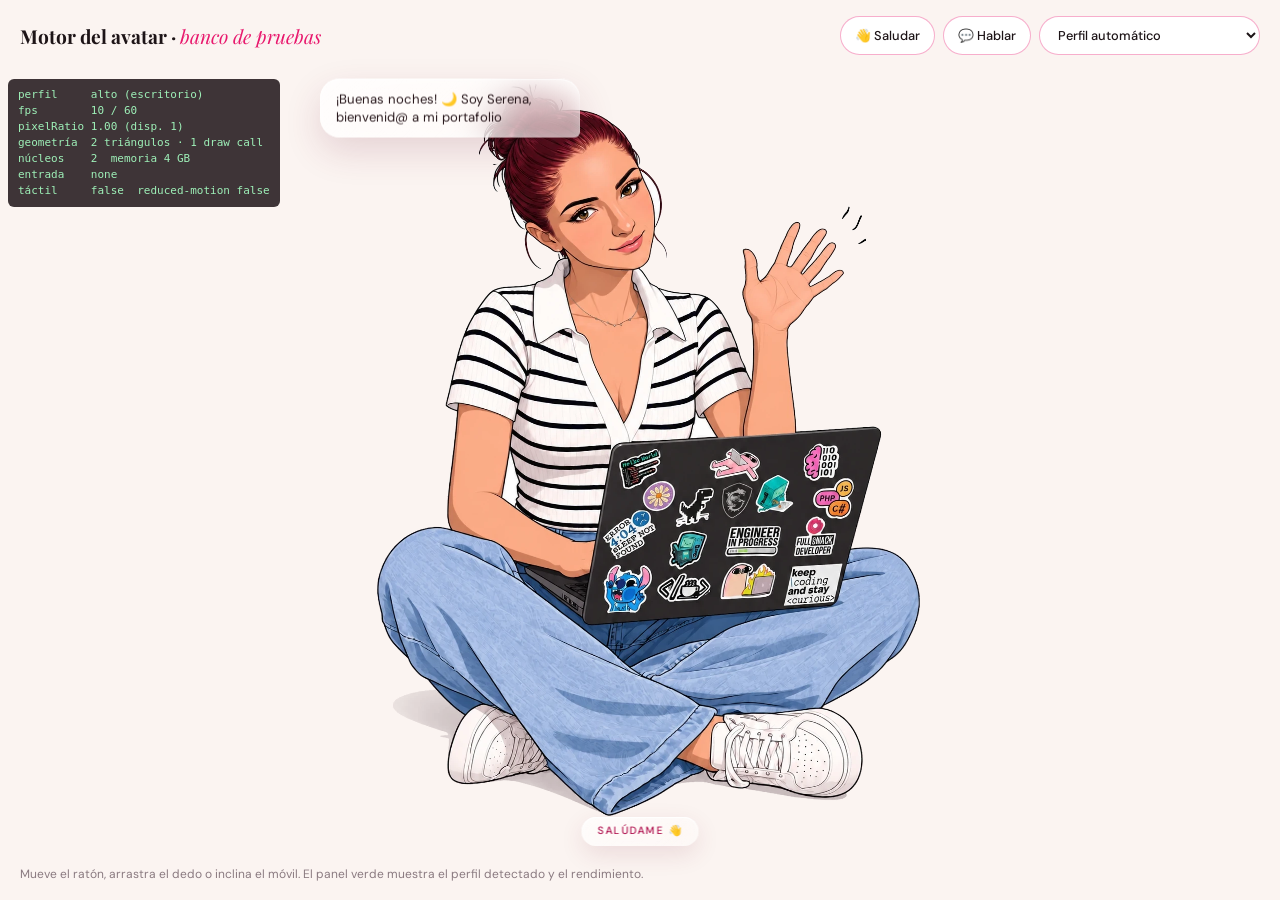
<file: avatar/demo.html>
<!DOCTYPE html>
<html lang="es">
<head>
<meta charset="UTF-8">
<meta name="viewport" content="width=device-width, initial-scale=1.0, viewport-fit=cover">
<meta name="theme-color" content="#FBF4F1">
<title>Avatar 3D · Banco de pruebas</title>
<link href="https://fonts.googleapis.com/css2?family=Playfair+Display:ital,wght@0,700;1,400&family=DM+Sans:wght@400;500&display=swap" rel="stylesheet">
<link rel="stylesheet" href="avatar.css">
<style>
  :root { --pink:#E8186D; --ink:#1D1417; --bg:#FBF4F1; }
  * { box-sizing: border-box; }
  body { margin:0; min-height:100vh; background:var(--bg); color:var(--ink); font-family:'DM Sans',sans-serif; display:flex; flex-direction:column; }
  header { padding:16px 20px; display:flex; flex-wrap:wrap; gap:10px; align-items:center; justify-content:space-between; }
  h1 { margin:0; font:700 1.2rem 'Playfair Display',serif; }
  h1 em { color:var(--pink); font-weight:400; }
  .controls { display:flex; flex-wrap:wrap; gap:8px; }
  button, select { font:500 0.8rem 'DM Sans',sans-serif; padding:9px 14px; border-radius:999px; border:1px solid rgba(232,24,109,.35); background:#fff; color:var(--ink); cursor:pointer; }
  button:hover { border-color:var(--pink); color:var(--pink); }
  #stage { flex:1; min-height:70vh; }
  footer { padding:10px 20px 18px; font-size:.75rem; color:#8a7a80; }
</style>
</head>
<body>
<header>
  <h1>Motor del avatar · <em>banco de pruebas</em></h1>
  <div class="controls">
    <button id="b-wave" type="button">👋 Saludar</button>
    <button id="b-say" type="button">💬 Hablar</button>
    <select id="b-profile" aria-label="Perfil de dispositivo">
      <option value="">Perfil automático</option>
      <option value="alto">Forzar: alto</option>
      <option value="medio">Forzar: medio</option>
      <option value="bajo">Forzar: bajo</option>
      <option value="estatico">Forzar: estático (sin WebGL)</option>
    </select>
  </div>
</header>

<div id="stage"></div>

<footer>Mueve el ratón, arrastra el dedo o inclina el móvil. El panel verde muestra el perfil detectado y el rendimiento.</footer>

<script src="js/mini-gl.js"></script>
<script src="js/device-profile.js"></script>
<script src="js/avatar-model.js"></script>
<script src="js/avatar-animator.js"></script>
<script src="js/avatar-input.js"></script>
<script src="js/avatar-behaviors.js"></script>
<script src="js/avatar-engine.js"></script>
<script>
  var engine = SerenaAvatar.mount('#stage', {
    debug: true,
    basePath: '',
    fallbackImage: 'assets/serena-color.webp'
  });

  document.getElementById('b-wave').onclick = function () { engine.greet('¡Hola! 👋'); };
  document.getElementById('b-say').onclick = function () { engine.say('Keep coding & stay curious ✨'); };

  var sel = document.getElementById('b-profile');
  sel.value = new URLSearchParams(location.search).get('perfil') || '';
  sel.onchange = function () {
    var url = new URL(location.href);
    if (sel.value) url.searchParams.set('perfil', sel.value); else url.searchParams.delete('perfil');
    location.href = url.toString();
  };
</script>
</body>
</html>
</file>
<file: avatar/avatar.css>
/* ==========================================================================
   Estilos del escenario del avatar (independientes del portafolio)
   ========================================================================== */
.sa-stage {
  position: relative;
  width: 100%;
  height: 100%;
  min-height: 320px;
  touch-action: pan-y;               /* deja hacer scroll vertical en móvil */
  -webkit-tap-highlight-color: transparent;
}

.sa-canvas {
  position: absolute;
  inset: 0;
  width: 100% !important;
  height: 100% !important;
  display: block;
  cursor: pointer;
  opacity: 0;
  transform: translateY(16px) scale(0.98);
  transition: opacity 0.8s ease, transform 0.8s cubic-bezier(.2,.8,.2,1);
}
.sa-ready .sa-canvas { opacity: 1; transform: none; }

/* Ilustración estática mientras arranca el 3D. Ocupa exactamente lo mismo
   que el plano en pantalla: 2/2,08 del alto (96,15 %) o 1/1,08 del ancho
   (92,6 %), centrada; así el relevo al 3D no se nota. */
.sa-placeholder {
  position: absolute;
  top: 1.923%;
  bottom: 1.923%;
  left: 3.7%;
  right: 3.7%;
  width: 92.6%;
  height: 96.15%;
  object-fit: contain;
  object-position: center center;
  pointer-events: none;
}
.sa-stage.has-placeholder .sa-canvas { transition: none; transform: none; }
.sa-ready .sa-placeholder { visibility: hidden; }
.sa-fallback .sa-placeholder { visibility: visible; }

/* Bocadillo tipo "Anyone here on the left?" */
.sa-bubble {
  position: absolute;
  left: 0;
  top: 0;
  z-index: 3;
  width: max-content;                 /* sin esto, cerca del borde se estrecha mucho */
  max-width: min(260px, calc(100vw - 40px));
  padding: 12px 16px;
  background: linear-gradient(135deg, rgba(255,255,255,0.82), rgba(255,255,255,0.55));
  -webkit-backdrop-filter: blur(18px) saturate(170%);
  backdrop-filter: blur(18px) saturate(170%);
  color: #2A1A1E;
  font-family: 'DM Sans', system-ui, sans-serif;
  font-size: 0.82rem;
  line-height: 1.35;
  border-radius: 20px 20px 6px 20px;
  box-shadow: inset 0 1px 1px rgba(255,255,255,0.95), inset 0 0 14px rgba(255,255,255,0.4), 0 14px 36px rgba(120, 30, 60, 0.16);
  pointer-events: none;
  opacity: 0;
  transform: translate(-100%, -100%) scale(0.85);
  transform-origin: 100% 100%;
  transition: opacity 0.25s ease, transform 0.35s cubic-bezier(.2,1.4,.4,1);
}
.sa-bubble.is-visible {
  opacity: 1;
  transform: translate(-100%, -100%) scale(1);
}

/* Barra de acciones bajo el avatar */
.sa-actions {
  position: absolute;
  left: 50%;
  bottom: 10px;
  z-index: 3;
  display: flex;
  gap: 8px;
  transform: translateX(-50%);
}
.sa-actions[hidden] { display: none; }

/* Botones de cristal líquido */
.sa-hint {
  padding: 9px 16px;
  border: 0;
  border-radius: 999px;
  background: linear-gradient(135deg, rgba(255,255,255,0.7), rgba(255,255,255,0.35));
  -webkit-backdrop-filter: blur(16px) saturate(170%);
  backdrop-filter: blur(16px) saturate(170%);
  box-shadow: inset 0 1px 1px rgba(255,255,255,0.95), inset 0 0 12px rgba(255,255,255,0.35), 0 8px 24px rgba(120,30,60,0.12);
  transition: transform .45s cubic-bezier(.34,1.56,.64,1);
  color: var(--accent-ink, #B0124F);
  font: 500 0.66rem/1 'DM Sans', system-ui, sans-serif;
  letter-spacing: 1.5px;
  text-transform: uppercase;
  white-space: nowrap;
  cursor: pointer;
}
.sa-hint:hover { transform: scale(1.06); }
.sa-hint.is-jelly { animation: sa-jelly .6s; }
@keyframes sa-jelly { 25% { transform: scale(.92,1.06); } 50% { transform: scale(1.06,.94); } 100% { transform: none; } }
/* Sin WebGL: se muestra la ilustración */
.sa-fallback-img {
  position: absolute;
  inset: 0;
  width: 100%;
  height: 100%;
  object-fit: contain;
  object-position: center bottom;
  mix-blend-mode: multiply;          /* funde el fondo blanco con el de la página */
}

.sa-debug {
  position: absolute;
  left: 8px;
  top: 8px;
  z-index: 4;
  margin: 0;
  padding: 8px 10px;
  background: rgba(20, 10, 14, 0.82);
  color: #9EF0B8;
  font: 11px/1.45 ui-monospace, monospace;
  border-radius: 6px;
  pointer-events: none;
  white-space: pre;
}

@media (prefers-reduced-motion: reduce) {
  .sa-canvas, .sa-bubble { transition: none; }
}

/* Pantallas táctiles: zonas de toque de al menos 44 px (recomendación de Apple/Google) */
@media (pointer: coarse) {
  .sa-hint { min-height: 44px; padding: 0 18px; }
}

/* Modo oscuro (lo activa la página con <html data-theme="dark">) */
html[data-theme="dark"] .sa-bubble {
  background: linear-gradient(135deg, rgba(60,36,48,0.92), rgba(40,24,32,0.85));
  color: #F7EEF2;
  box-shadow: inset 0 1px 1px rgba(255,255,255,0.18), 0 14px 36px rgba(0,0,0,0.45);
}
html[data-theme="dark"] .sa-hint {
  background: linear-gradient(135deg, rgba(255,255,255,0.12), rgba(255,255,255,0.04));
  box-shadow: inset 0 1px 1px rgba(255,255,255,0.22), 0 8px 24px rgba(0,0,0,0.35);
  color: var(--accent-3, #FF7AB0);
}
</file>
